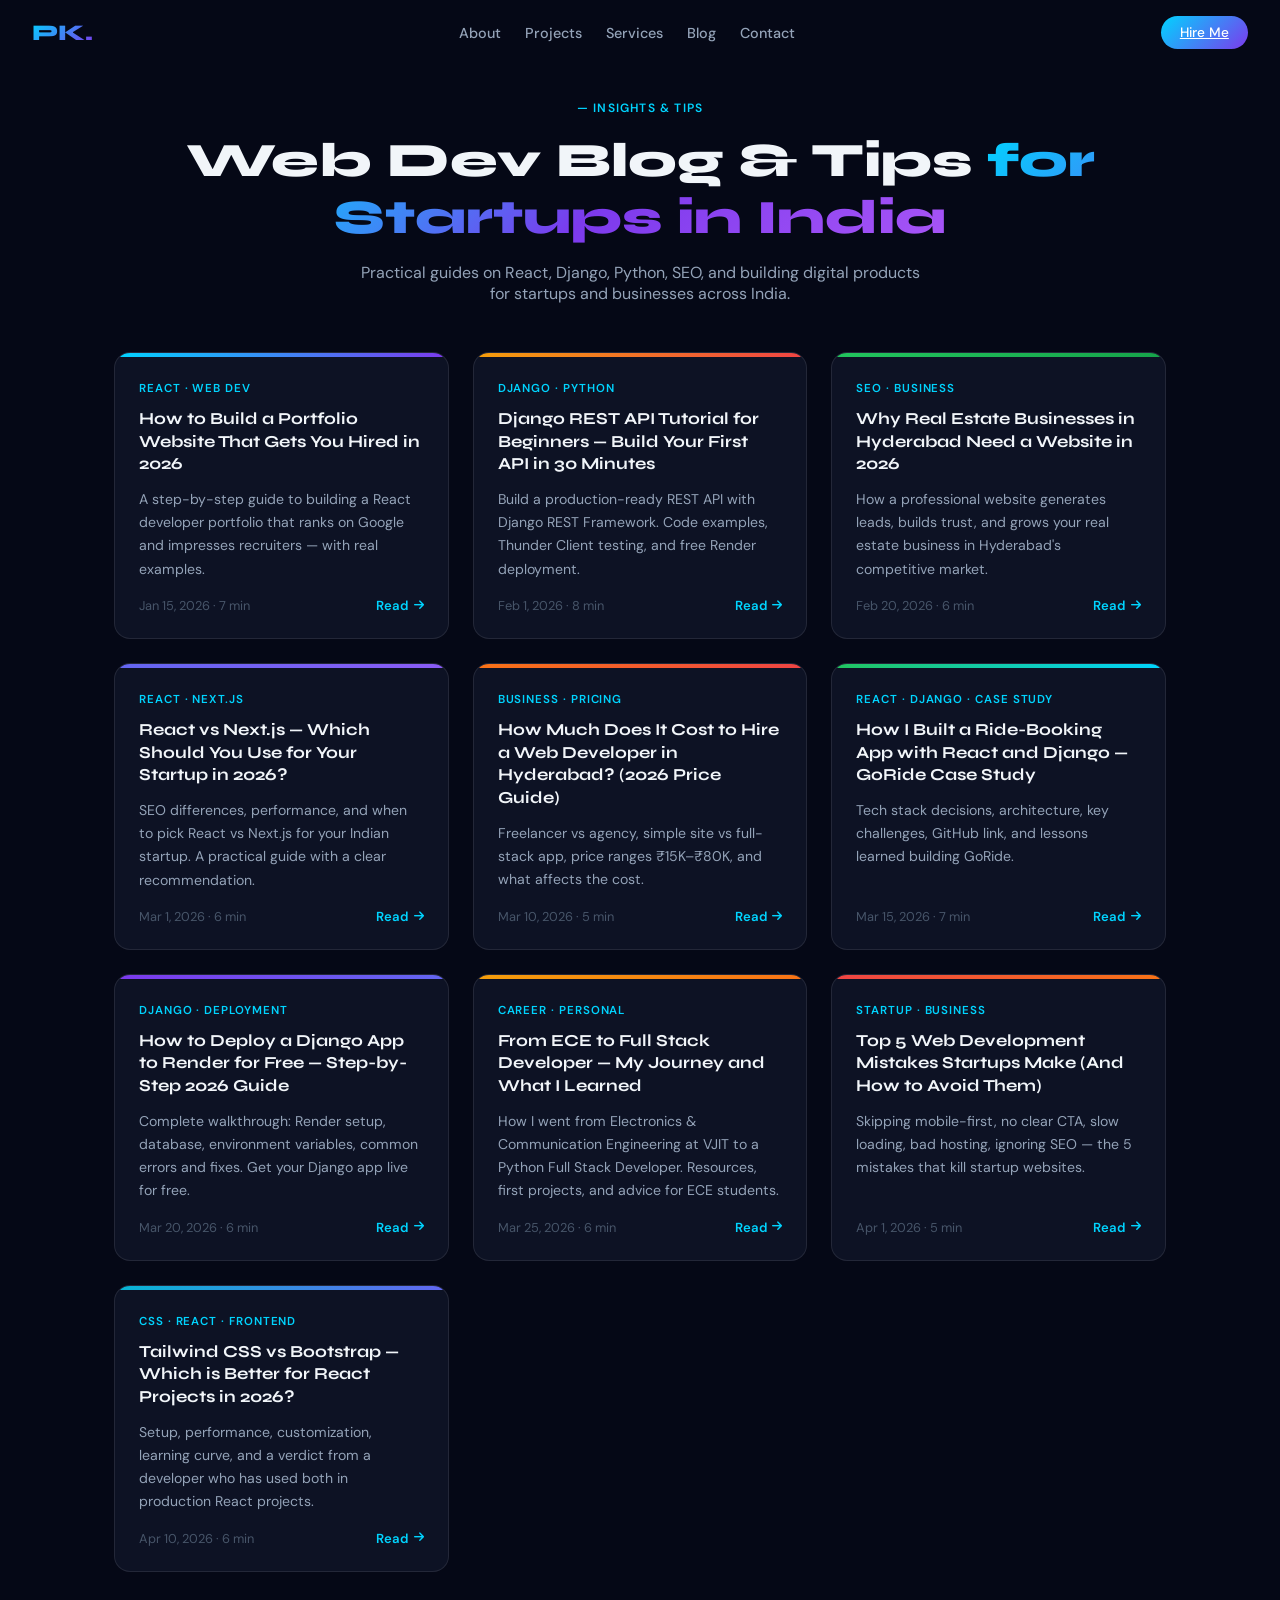
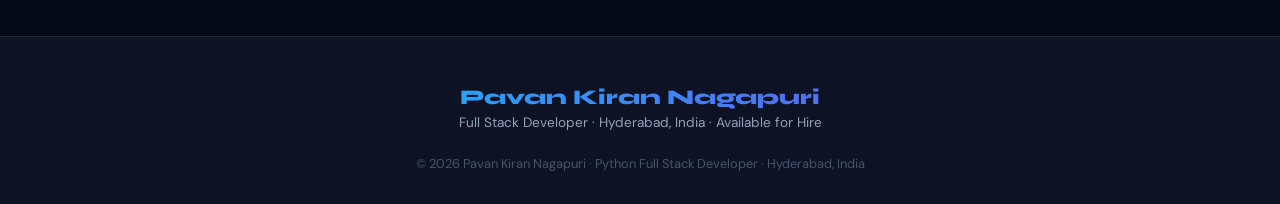
<file: blog/index.html>
<!DOCTYPE html>
<html lang="en">
<head>
  <meta charset="UTF-8" />
  <meta name="viewport" content="width=device-width, initial-scale=1.0" />
  <title>Blog — Web Dev Tips for Startups in India | Pavan Kiran</title>
  <meta name="description" content="Practical guides on React, Django, Python, SEO, and building web products for startups and businesses in India. By Pavan Kiran, Full Stack Developer in Hyderabad." />
  <meta name="robots" content="index, follow" />
  <link rel="canonical" href="https://pavankiran.netlify.app/blog/" />
  <meta property="og:title" content="Blog — Web Dev Tips for Startups in India | Pavan Kiran" />
  <meta property="og:description" content="Practical guides on React, Django, Python, SEO, and building web products for startups in India." />
  <meta property="og:type" content="website" />
  <meta property="og:url" content="https://pavankiran.netlify.app/blog/" />
  <meta property="og:image" content="https://pavankiran.netlify.app/assets/images/Pavan-porfil.webp" />
  <meta name="twitter:card" content="summary_large_image" />
  <link rel="icon" href="/assets/icons/favicon.ico" type="image/x-icon">
  <link rel="preconnect" href="https://fonts.googleapis.com">
  <link rel="preconnect" href="https://fonts.gstatic.com" crossorigin>
  <link href="https://fonts.googleapis.com/css2?family=Syne:wght@400;600;700;800&family=DM+Sans:wght@300;400;500&display=swap" rel="stylesheet">
  <link rel="stylesheet" href="https://cdnjs.cloudflare.com/ajax/libs/font-awesome/6.5.0/css/all.min.css" />
  <link rel="stylesheet" href="/css/style.css">
  <link rel="stylesheet" href="/css/blog.css">
  <style>
    .blog-index { max-width:1100px; margin:0 auto; padding:6rem 1.5rem 4rem; }
    .blog-index-header { text-align:center; margin-bottom:3rem; }
    .blog-index-header .section-tag { font-size:0.75rem; color:var(--c1); letter-spacing:0.1em; text-transform:uppercase; font-weight:600; margin-bottom:1rem; }
    .blog-index-header h1 { font-family:var(--font1); font-size:clamp(2rem,5vw,3rem); font-weight:800; margin-bottom:1rem; }
    .blog-index-header p { color:var(--muted); max-width:560px; margin:0 auto; }
    .blog-index-grid { display:grid; grid-template-columns:repeat(auto-fill,minmax(320px,1fr)); gap:1.5rem; }
    .bi-card { background:var(--card); border:1px solid var(--border); border-radius:16px; overflow:hidden; transition:transform .25s, box-shadow .25s; display:flex; flex-direction:column; }
    .bi-card:hover { transform:translateY(-4px); box-shadow:0 12px 40px rgba(0,0,0,0.3); }
    .bi-accent { height:4px; }
    .bi-body { padding:1.5rem; flex:1; display:flex; flex-direction:column; }
    .bi-tag { font-size:0.72rem; color:var(--c1); letter-spacing:0.08em; text-transform:uppercase; font-weight:600; margin-bottom:0.75rem; }
    .bi-title { font-family:var(--font1); font-size:1.05rem; font-weight:700; line-height:1.35; margin-bottom:0.75rem; }
    .bi-title a { color:var(--text); text-decoration:none; }
    .bi-title a:hover { color:var(--c1); }
    .bi-excerpt { color:var(--muted); font-size:0.88rem; line-height:1.65; margin-bottom:1rem; flex:1; }
    .bi-footer { display:flex; align-items:center; justify-content:space-between; margin-top:auto; }
    .bi-meta { color:var(--subtle); font-size:0.8rem; }
    .bi-link { display:inline-flex; align-items:center; gap:0.35rem; color:var(--c1); font-size:0.82rem; font-weight:600; text-decoration:none; transition:gap .2s; }
    .bi-link:hover { gap:0.6rem; }
    .bi-link i { font-size:0.72rem; }
  </style>
</head>
<body>
  <nav id="navbar">
    <div class="logo" onclick="window.location.href='/'">PK.</div>
    <ul class="nav-links">
      <li><a href="/#about">About</a></li>
      <li><a href="/#projects">Projects</a></li>
      <li><a href="/#services">Services</a></li>
      <li><a href="/blog/">Blog</a></li>
      <li><a href="/#contact">Contact</a></li>
    </ul>
    <div class="nav-right"><a href="/#contact" class="hire-btn">Hire Me</a></div>
  </nav>

  <main class="blog-index">
    <div class="blog-index-header">
      <div class="section-tag">— insights & tips</div>
      <h1>Web Dev Blog &amp; Tips <span class="gradient-text">for Startups in India</span></h1>
      <p>Practical guides on React, Django, Python, SEO, and building digital products for startups and businesses across India.</p>
    </div>

    <div class="blog-index-grid">

      <div class="bi-card">
        <div class="bi-accent" style="background:linear-gradient(90deg,#00d4ff,#7c3aed)"></div>
        <div class="bi-body">
          <div class="bi-tag">React · Web Dev</div>
          <div class="bi-title"><a href="/blog/portfolio-website-that-gets-hired">How to Build a Portfolio Website That Gets You Hired in 2026</a></div>
          <p class="bi-excerpt">A step-by-step guide to building a React developer portfolio that ranks on Google and impresses recruiters — with real examples.</p>
          <div class="bi-footer">
            <span class="bi-meta">Jan 15, 2026 · 7 min</span>
            <a href="/blog/portfolio-website-that-gets-hired" class="bi-link">Read <i class="fas fa-arrow-right"></i></a>
          </div>
        </div>
      </div>

      <div class="bi-card">
        <div class="bi-accent" style="background:linear-gradient(90deg,#f59e0b,#ef4444)"></div>
        <div class="bi-body">
          <div class="bi-tag">Django · Python</div>
          <div class="bi-title"><a href="/blog/django-rest-api-tutorial-beginners">Django REST API Tutorial for Beginners — Build Your First API in 30 Minutes</a></div>
          <p class="bi-excerpt">Build a production-ready REST API with Django REST Framework. Code examples, Thunder Client testing, and free Render deployment.</p>
          <div class="bi-footer">
            <span class="bi-meta">Feb 1, 2026 · 8 min</span>
            <a href="/blog/django-rest-api-tutorial-beginners" class="bi-link">Read <i class="fas fa-arrow-right"></i></a>
          </div>
        </div>
      </div>

      <div class="bi-card">
        <div class="bi-accent" style="background:linear-gradient(90deg,#22c55e,#16a34a)"></div>
        <div class="bi-body">
          <div class="bi-tag">SEO · Business</div>
          <div class="bi-title"><a href="/blog/real-estate-business-website-hyderabad">Why Real Estate Businesses in Hyderabad Need a Website in 2026</a></div>
          <p class="bi-excerpt">How a professional website generates leads, builds trust, and grows your real estate business in Hyderabad's competitive market.</p>
          <div class="bi-footer">
            <span class="bi-meta">Feb 20, 2026 · 6 min</span>
            <a href="/blog/real-estate-business-website-hyderabad" class="bi-link">Read <i class="fas fa-arrow-right"></i></a>
          </div>
        </div>
      </div>

      <div class="bi-card">
        <div class="bi-accent" style="background:linear-gradient(90deg,#6366f1,#8b5cf6)"></div>
        <div class="bi-body">
          <div class="bi-tag">React · Next.js</div>
          <div class="bi-title"><a href="/blog/react-vs-nextjs-startup-2026">React vs Next.js — Which Should You Use for Your Startup in 2026?</a></div>
          <p class="bi-excerpt">SEO differences, performance, and when to pick React vs Next.js for your Indian startup. A practical guide with a clear recommendation.</p>
          <div class="bi-footer">
            <span class="bi-meta">Mar 1, 2026 · 6 min</span>
            <a href="/blog/react-vs-nextjs-startup-2026" class="bi-link">Read <i class="fas fa-arrow-right"></i></a>
          </div>
        </div>
      </div>

      <div class="bi-card">
        <div class="bi-accent" style="background:linear-gradient(90deg,#f97316,#ef4444)"></div>
        <div class="bi-body">
          <div class="bi-tag">Business · Pricing</div>
          <div class="bi-title"><a href="/blog/web-developer-cost-hyderabad">How Much Does It Cost to Hire a Web Developer in Hyderabad? (2026 Price Guide)</a></div>
          <p class="bi-excerpt">Freelancer vs agency, simple site vs full-stack app, price ranges ₹15K–₹80K, and what affects the cost.</p>
          <div class="bi-footer">
            <span class="bi-meta">Mar 10, 2026 · 5 min</span>
            <a href="/blog/web-developer-cost-hyderabad" class="bi-link">Read <i class="fas fa-arrow-right"></i></a>
          </div>
        </div>
      </div>

      <div class="bi-card">
        <div class="bi-accent" style="background:linear-gradient(90deg,#22c55e,#00d4ff)"></div>
        <div class="bi-body">
          <div class="bi-tag">React · Django · Case Study</div>
          <div class="bi-title"><a href="/blog/goride-react-django-case-study">How I Built a Ride-Booking App with React and Django — GoRide Case Study</a></div>
          <p class="bi-excerpt">Tech stack decisions, architecture, key challenges, GitHub link, and lessons learned building GoRide.</p>
          <div class="bi-footer">
            <span class="bi-meta">Mar 15, 2026 · 7 min</span>
            <a href="/blog/goride-react-django-case-study" class="bi-link">Read <i class="fas fa-arrow-right"></i></a>
          </div>
        </div>
      </div>

      <div class="bi-card">
        <div class="bi-accent" style="background:linear-gradient(90deg,#7c3aed,#6366f1)"></div>
        <div class="bi-body">
          <div class="bi-tag">Django · Deployment</div>
          <div class="bi-title"><a href="/blog/deploy-django-render-free-2026">How to Deploy a Django App to Render for Free — Step-by-Step 2026 Guide</a></div>
          <p class="bi-excerpt">Complete walkthrough: Render setup, database, environment variables, common errors and fixes. Get your Django app live for free.</p>
          <div class="bi-footer">
            <span class="bi-meta">Mar 20, 2026 · 6 min</span>
            <a href="/blog/deploy-django-render-free-2026" class="bi-link">Read <i class="fas fa-arrow-right"></i></a>
          </div>
        </div>
      </div>

      <div class="bi-card">
        <div class="bi-accent" style="background:linear-gradient(90deg,#f59e0b,#f97316)"></div>
        <div class="bi-body">
          <div class="bi-tag">Career · Personal</div>
          <div class="bi-title"><a href="/blog/ece-to-full-stack-developer-journey">From ECE to Full Stack Developer — My Journey and What I Learned</a></div>
          <p class="bi-excerpt">How I went from Electronics &amp; Communication Engineering at VJIT to a Python Full Stack Developer. Resources, first projects, and advice for ECE students.</p>
          <div class="bi-footer">
            <span class="bi-meta">Mar 25, 2026 · 6 min</span>
            <a href="/blog/ece-to-full-stack-developer-journey" class="bi-link">Read <i class="fas fa-arrow-right"></i></a>
          </div>
        </div>
      </div>

      <div class="bi-card">
        <div class="bi-accent" style="background:linear-gradient(90deg,#ef4444,#f97316)"></div>
        <div class="bi-body">
          <div class="bi-tag">Startup · Business</div>
          <div class="bi-title"><a href="/blog/web-development-mistakes-startups-hyderabad">Top 5 Web Development Mistakes Startups Make (And How to Avoid Them)</a></div>
          <p class="bi-excerpt">Skipping mobile-first, no clear CTA, slow loading, bad hosting, ignoring SEO — the 5 mistakes that kill startup websites.</p>
          <div class="bi-footer">
            <span class="bi-meta">Apr 1, 2026 · 5 min</span>
            <a href="/blog/web-development-mistakes-startups-hyderabad" class="bi-link">Read <i class="fas fa-arrow-right"></i></a>
          </div>
        </div>
      </div>

      <div class="bi-card">
        <div class="bi-accent" style="background:linear-gradient(90deg,#06b6d4,#6366f1)"></div>
        <div class="bi-body">
          <div class="bi-tag">CSS · React · Frontend</div>
          <div class="bi-title"><a href="/blog/tailwind-css-vs-bootstrap-react-2026">Tailwind CSS vs Bootstrap — Which is Better for React Projects in 2026?</a></div>
          <p class="bi-excerpt">Setup, performance, customization, learning curve, and a verdict from a developer who has used both in production React projects.</p>
          <div class="bi-footer">
            <span class="bi-meta">Apr 10, 2026 · 6 min</span>
            <a href="/blog/tailwind-css-vs-bootstrap-react-2026" class="bi-link">Read <i class="fas fa-arrow-right"></i></a>
          </div>
        </div>
      </div>

    </div>
  </main>

  <footer role="contentinfo">
    <div class="footer-name">Pavan Kiran Nagapuri</div>
    <div class="footer-role">Full Stack Developer · Hyderabad, India · Available for Hire</div>
    <div class="copyright">&copy; 2026 Pavan Kiran Nagapuri · Python Full Stack Developer · Hyderabad, India</div>
  </footer>
  <script>
    const nav = document.getElementById('navbar');
    window.addEventListener('scroll', () => nav.classList.toggle('scrolled', window.scrollY > 80));
  </script>
</body>
</html>
</file>
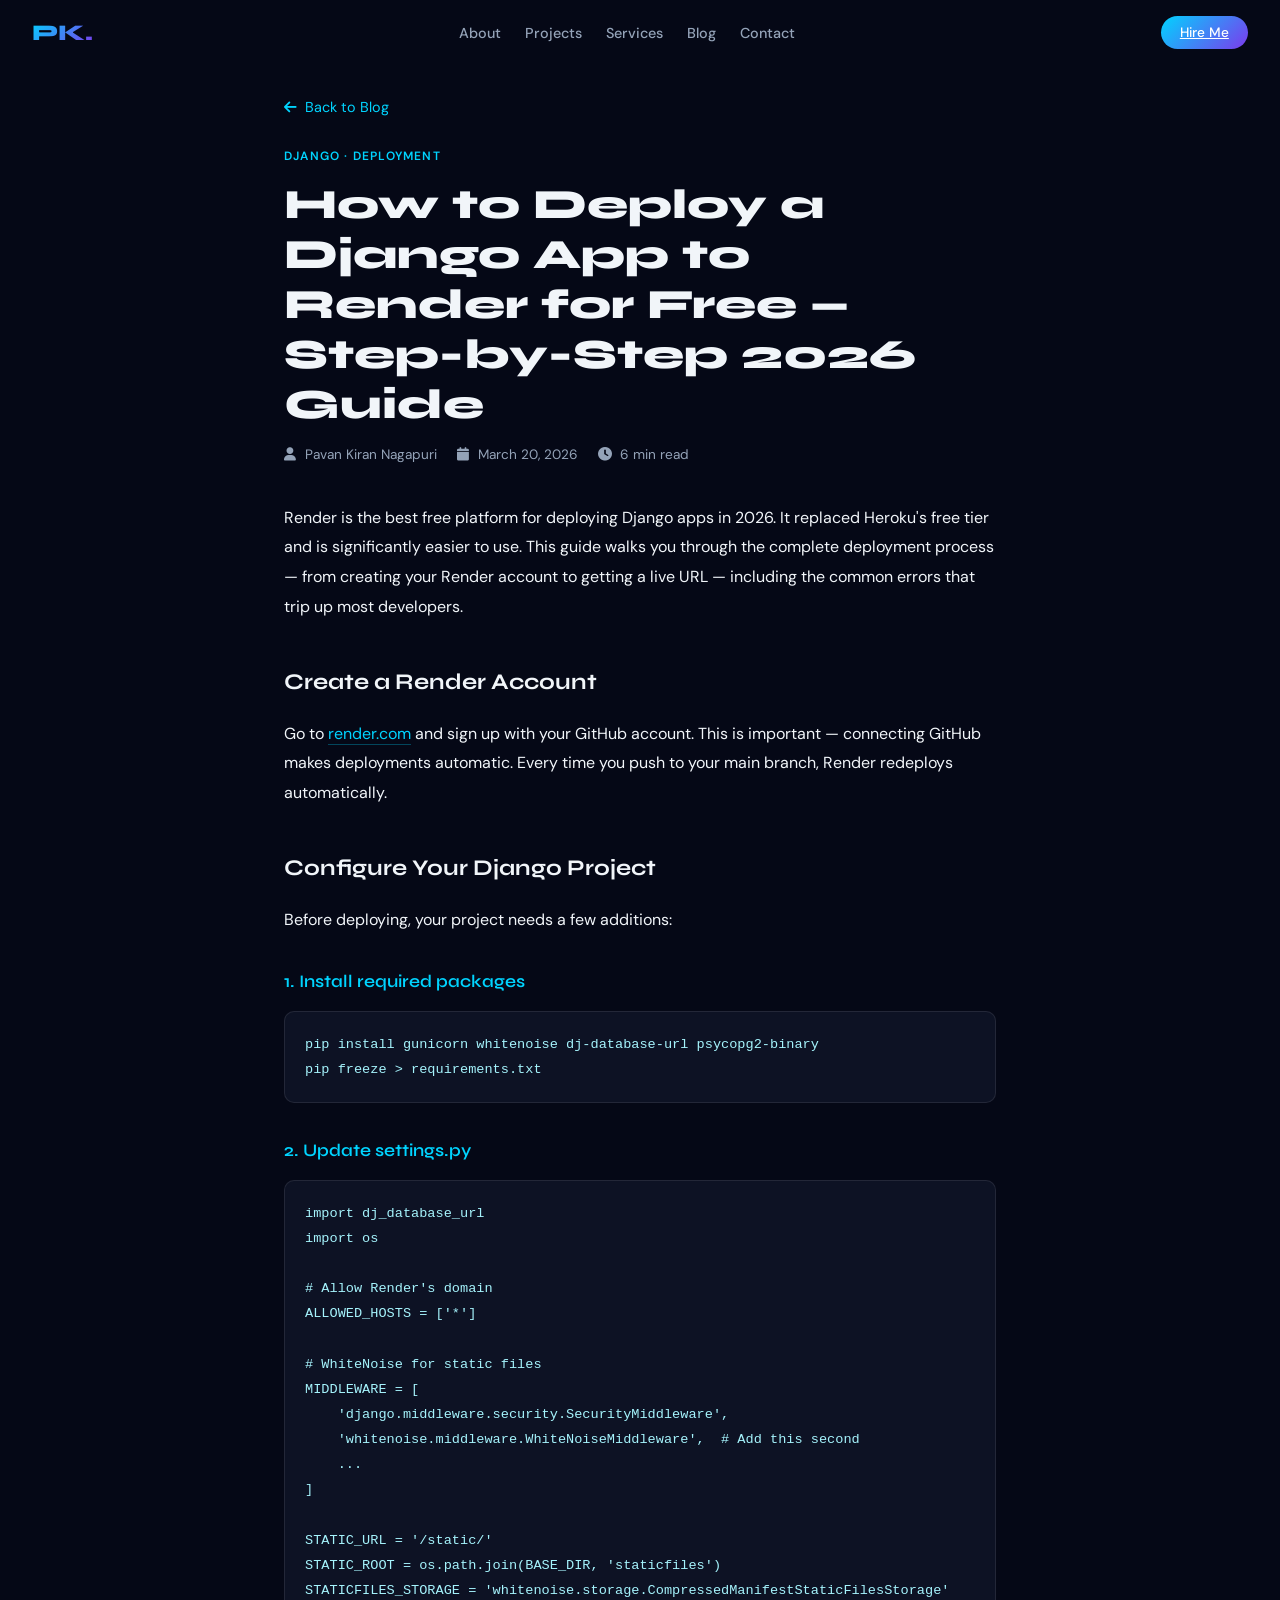
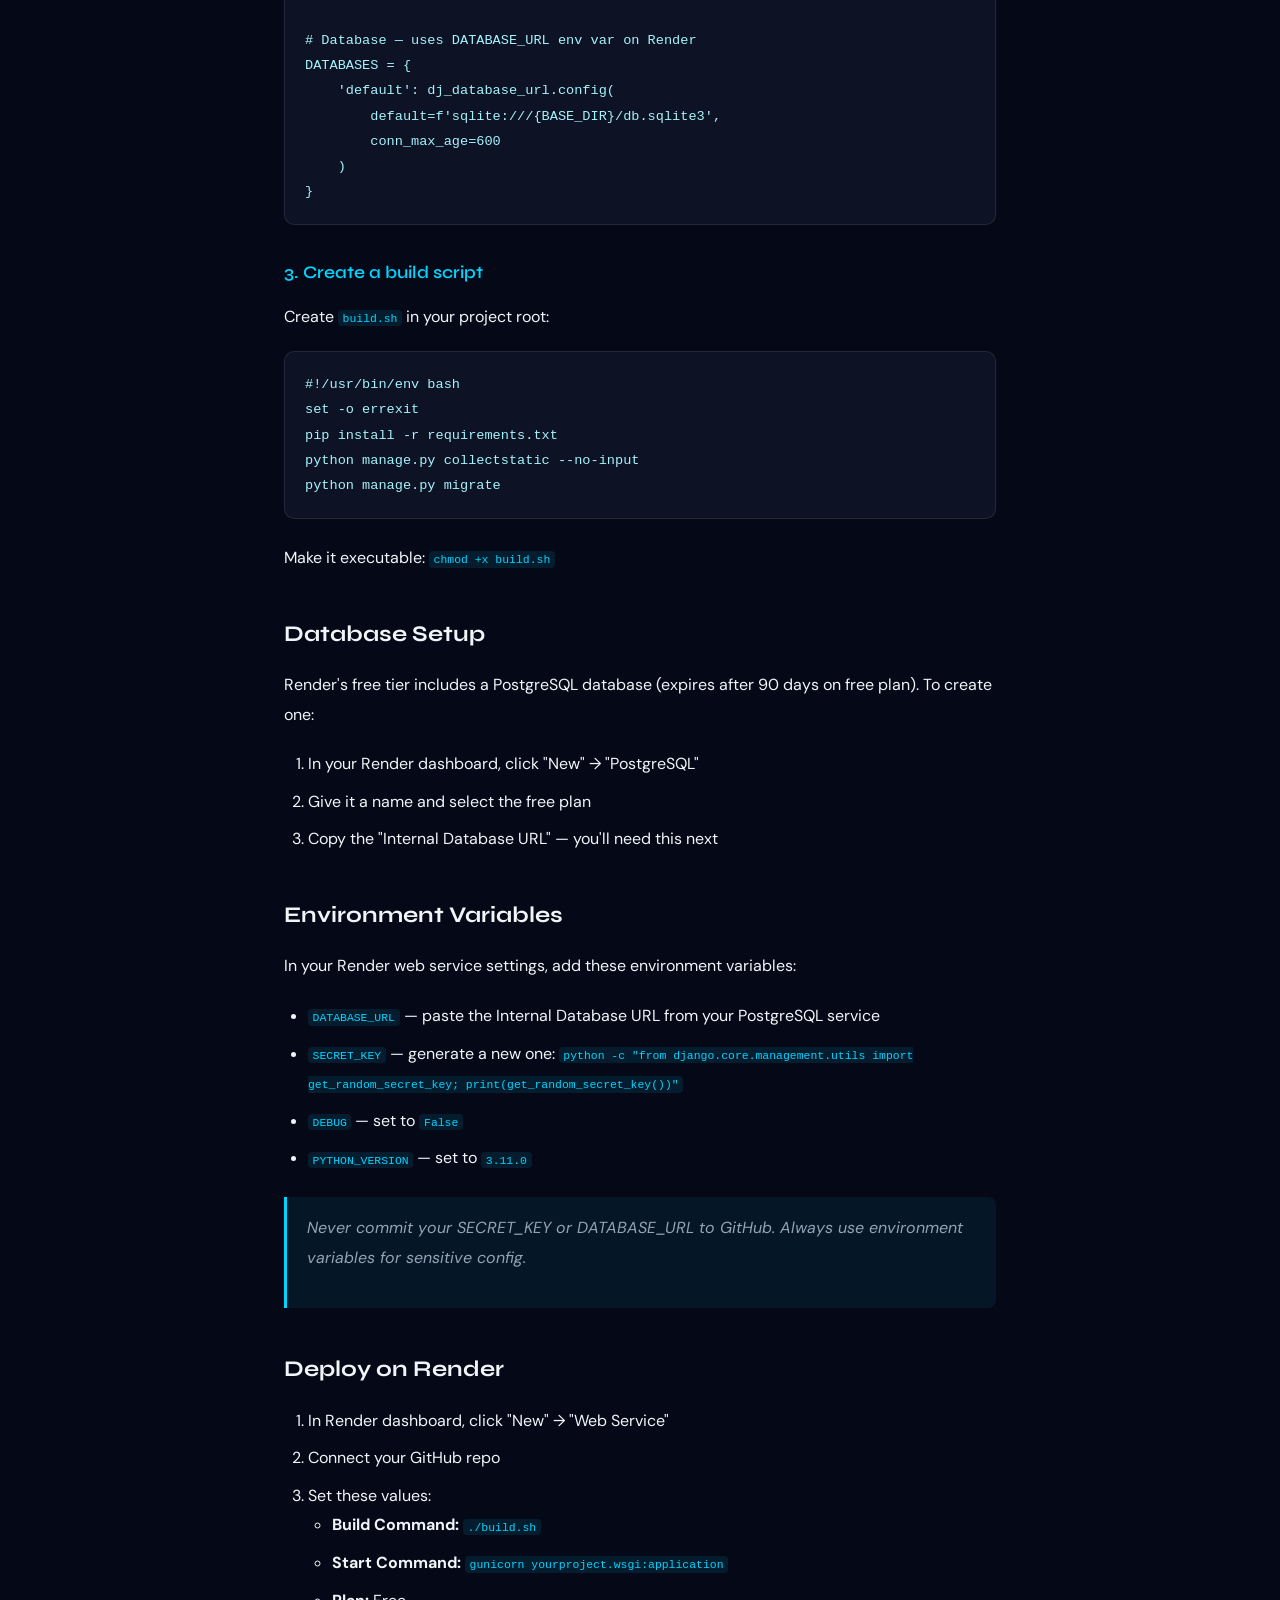
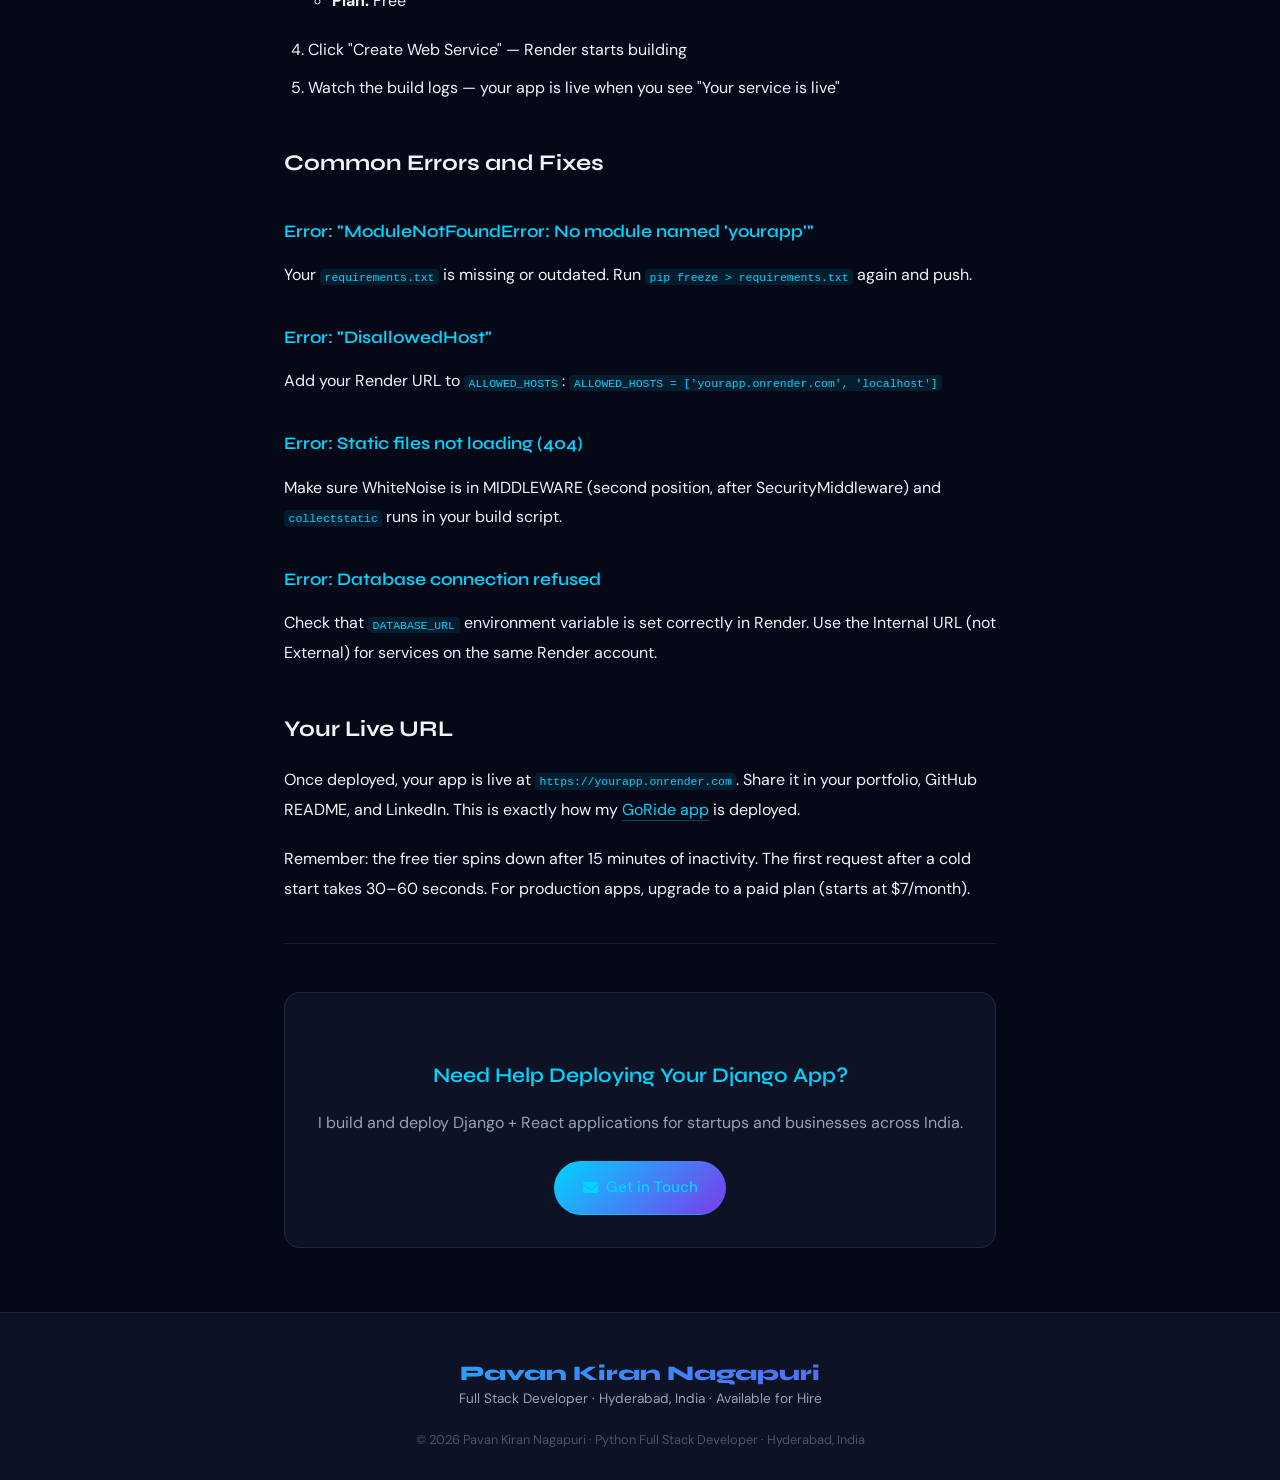
<file: blog/deploy-django-render-free-2026.html>
<!DOCTYPE html>
<html lang="en">
<head>
  <meta charset="UTF-8" />
  <meta name="viewport" content="width=device-width, initial-scale=1.0" />
  <title>How to Deploy a Django App to Render for Free — Step-by-Step 2026 Guide | Pavan Kiran</title>
  <meta name="description" content="Step-by-step guide to deploying a Django app to Render for free in 2026. Account setup, configuration, database, environment variables, common errors and fixes." />
  <meta name="author" content="Pavan Kiran Nagapuri" />
  <meta name="robots" content="index, follow" />
  <link rel="canonical" href="https://pavankiran.netlify.app/blog/deploy-django-render-free-2026" />
  <meta property="og:title" content="How to Deploy a Django App to Render for Free — Step-by-Step 2026 Guide" />
  <meta property="og:description" content="Step-by-step: deploy Django to Render free tier in 2026. Database, env vars, common errors and fixes." />
  <meta property="og:type" content="article" />
  <meta property="og:url" content="https://pavankiran.netlify.app/blog/deploy-django-render-free-2026" />
  <meta property="og:image" content="https://pavankiran.netlify.app/assets/images/Pavan-porfil.webp" />
  <meta name="twitter:card" content="summary_large_image" />
  <meta name="twitter:title" content="Deploy Django to Render Free — 2026 Step-by-Step Guide" />
  <meta name="twitter:image" content="https://pavankiran.netlify.app/assets/images/Pavan-porfil.webp" />
  <script type="application/ld+json">
  {
    "@context": "https://schema.org",
    "@type": "BlogPosting",
    "headline": "How to Deploy a Django App to Render for Free — Step-by-Step 2026 Guide",
    "description": "Step-by-step guide to deploying a Django app to Render for free in 2026.",
    "image": "https://pavankiran.netlify.app/assets/images/Pavan-porfil.webp",
    "author": { "@type": "Person", "name": "Pavan Kiran Nagapuri", "url": "https://pavankiran.netlify.app/" },
    "publisher": { "@type": "Person", "name": "Pavan Kiran Nagapuri", "url": "https://pavankiran.netlify.app/" },
    "datePublished": "2026-03-20",
    "dateModified": "2026-04-17",
    "mainEntityOfPage": { "@type": "WebPage", "@id": "https://pavankiran.netlify.app/blog/deploy-django-render-free-2026" },
    "keywords": "deploy django render free 2026, netlify render deployment react django guide, django deployment tutorial"
  }
  </script>
  <script type="application/ld+json">
  {
    "@context": "https://schema.org",
    "@type": "BreadcrumbList",
    "itemListElement": [
      { "@type": "ListItem", "position": 1, "name": "Home", "item": "https://pavankiran.netlify.app/" },
      { "@type": "ListItem", "position": 2, "name": "Blog", "item": "https://pavankiran.netlify.app/#blog" },
      { "@type": "ListItem", "position": 3, "name": "Deploy Django to Render Free — 2026 Guide", "item": "https://pavankiran.netlify.app/blog/deploy-django-render-free-2026" }
    ]
  }
  </script>
  <link rel="icon" href="/assets/icons/favicon.ico" type="image/x-icon">
  <link rel="preconnect" href="https://fonts.googleapis.com">
  <link rel="preconnect" href="https://fonts.gstatic.com" crossorigin>
  <link href="https://fonts.googleapis.com/css2?family=Syne:wght@400;600;700;800&family=DM+Sans:wght@300;400;500&display=swap" rel="stylesheet">
  <link rel="stylesheet" href="https://cdnjs.cloudflare.com/ajax/libs/font-awesome/6.5.0/css/all.min.css" />
  <link rel="stylesheet" href="/css/style.css">
  <link rel="stylesheet" href="/css/blog.css">
</head>
<body>
  <nav id="navbar">
    <div class="logo" onclick="window.location.href='/'">PK.</div>
    <ul class="nav-links">
      <li><a href="/#about">About</a></li>
      <li><a href="/#projects">Projects</a></li>
      <li><a href="/#services">Services</a></li>
      <li><a href="/#blog">Blog</a></li>
      <li><a href="/#contact">Contact</a></li>
    </ul>
    <div class="nav-right"><a href="/#contact" class="hire-btn">Hire Me</a></div>
  </nav>

  <main class="blog-page">
    <a href="/#blog" class="back-link"><i class="fas fa-arrow-left"></i> Back to Blog</a>
    <div class="post-tag">Django · Deployment</div>
    <h1>How to Deploy a Django App to Render for Free — Step-by-Step 2026 Guide</h1>
    <div class="post-meta">
      <span><i class="fas fa-user"></i> Pavan Kiran Nagapuri</span>
      <span><i class="fas fa-calendar"></i> March 20, 2026</span>
      <span><i class="fas fa-clock"></i> 6 min read</span>
    </div>

    <div class="post-body">
      <p>Render is the best free platform for deploying Django apps in 2026. It replaced Heroku's free tier and is significantly easier to use. This guide walks you through the complete deployment process — from creating your Render account to getting a live URL — including the common errors that trip up most developers.</p>

      <h2>Create a Render Account</h2>
      <p>Go to <a href="https://render.com" target="_blank" rel="noopener noreferrer">render.com</a> and sign up with your GitHub account. This is important — connecting GitHub makes deployments automatic. Every time you push to your main branch, Render redeploys automatically.</p>

      <h2>Configure Your Django Project</h2>
      <p>Before deploying, your project needs a few additions:</p>

      <h3>1. Install required packages</h3>
      <pre><code>pip install gunicorn whitenoise dj-database-url psycopg2-binary
pip freeze > requirements.txt</code></pre>

      <h3>2. Update settings.py</h3>
      <pre><code>import dj_database_url
import os

# Allow Render's domain
ALLOWED_HOSTS = ['*']

# WhiteNoise for static files
MIDDLEWARE = [
    'django.middleware.security.SecurityMiddleware',
    'whitenoise.middleware.WhiteNoiseMiddleware',  # Add this second
    ...
]

STATIC_URL = '/static/'
STATIC_ROOT = os.path.join(BASE_DIR, 'staticfiles')
STATICFILES_STORAGE = 'whitenoise.storage.CompressedManifestStaticFilesStorage'

# Database — uses DATABASE_URL env var on Render
DATABASES = {
    'default': dj_database_url.config(
        default=f'sqlite:///{BASE_DIR}/db.sqlite3',
        conn_max_age=600
    )
}</code></pre>

      <h3>3. Create a build script</h3>
      <p>Create <code>build.sh</code> in your project root:</p>
      <pre><code>#!/usr/bin/env bash
set -o errexit
pip install -r requirements.txt
python manage.py collectstatic --no-input
python manage.py migrate</code></pre>
      <p>Make it executable: <code>chmod +x build.sh</code></p>

      <h2>Database Setup</h2>
      <p>Render's free tier includes a PostgreSQL database (expires after 90 days on free plan). To create one:</p>
      <ol>
        <li>In your Render dashboard, click "New" → "PostgreSQL"</li>
        <li>Give it a name and select the free plan</li>
        <li>Copy the "Internal Database URL" — you'll need this next</li>
      </ol>

      <h2>Environment Variables</h2>
      <p>In your Render web service settings, add these environment variables:</p>
      <ul>
        <li><code>DATABASE_URL</code> — paste the Internal Database URL from your PostgreSQL service</li>
        <li><code>SECRET_KEY</code> — generate a new one: <code>python -c "from django.core.management.utils import get_random_secret_key; print(get_random_secret_key())"</code></li>
        <li><code>DEBUG</code> — set to <code>False</code></li>
        <li><code>PYTHON_VERSION</code> — set to <code>3.11.0</code></li>
      </ul>
      <div class="callout"><p>Never commit your SECRET_KEY or DATABASE_URL to GitHub. Always use environment variables for sensitive config.</p></div>

      <h2>Deploy on Render</h2>
      <ol>
        <li>In Render dashboard, click "New" → "Web Service"</li>
        <li>Connect your GitHub repo</li>
        <li>Set these values:
          <ul>
            <li><strong>Build Command:</strong> <code>./build.sh</code></li>
            <li><strong>Start Command:</strong> <code>gunicorn yourproject.wsgi:application</code></li>
            <li><strong>Plan:</strong> Free</li>
          </ul>
        </li>
        <li>Click "Create Web Service" — Render starts building</li>
        <li>Watch the build logs — your app is live when you see "Your service is live"</li>
      </ol>

      <h2>Common Errors and Fixes</h2>

      <h3>Error: "ModuleNotFoundError: No module named 'yourapp'"</h3>
      <p>Your <code>requirements.txt</code> is missing or outdated. Run <code>pip freeze > requirements.txt</code> again and push.</p>

      <h3>Error: "DisallowedHost"</h3>
      <p>Add your Render URL to <code>ALLOWED_HOSTS</code>: <code>ALLOWED_HOSTS = ['yourapp.onrender.com', 'localhost']</code></p>

      <h3>Error: Static files not loading (404)</h3>
      <p>Make sure WhiteNoise is in MIDDLEWARE (second position, after SecurityMiddleware) and <code>collectstatic</code> runs in your build script.</p>

      <h3>Error: Database connection refused</h3>
      <p>Check that <code>DATABASE_URL</code> environment variable is set correctly in Render. Use the Internal URL (not External) for services on the same Render account.</p>

      <h2>Your Live URL</h2>
      <p>Once deployed, your app is live at <code>https://yourapp.onrender.com</code>. Share it in your portfolio, GitHub README, and LinkedIn. This is exactly how my <a href="https://goride-0ydm.onrender.com/" target="_blank" rel="noopener noreferrer">GoRide app</a> is deployed.</p>
      <p>Remember: the free tier spins down after 15 minutes of inactivity. The first request after a cold start takes 30–60 seconds. For production apps, upgrade to a paid plan (starts at $7/month).</p>

      <hr class="blog-divider">
      <div class="cta-box">
        <h3>Need Help Deploying Your Django App?</h3>
        <p>I build and deploy Django + React applications for startups and businesses across India.</p>
        <a href="/#contact" class="btn-primary"><i class="fas fa-envelope"></i> Get in Touch</a>
      </div>
    </div>
  </main>

  <footer role="contentinfo">
    <div class="footer-name">Pavan Kiran Nagapuri</div>
    <div class="footer-role">Full Stack Developer · Hyderabad, India · Available for Hire</div>
    <div class="copyright">&copy; 2026 Pavan Kiran Nagapuri · Python Full Stack Developer · Hyderabad, India</div>
  </footer>
  <script>
    const nav = document.getElementById('navbar');
    window.addEventListener('scroll', () => nav.classList.toggle('scrolled', window.scrollY > 80));
  </script>
</body>
</html>
</file>
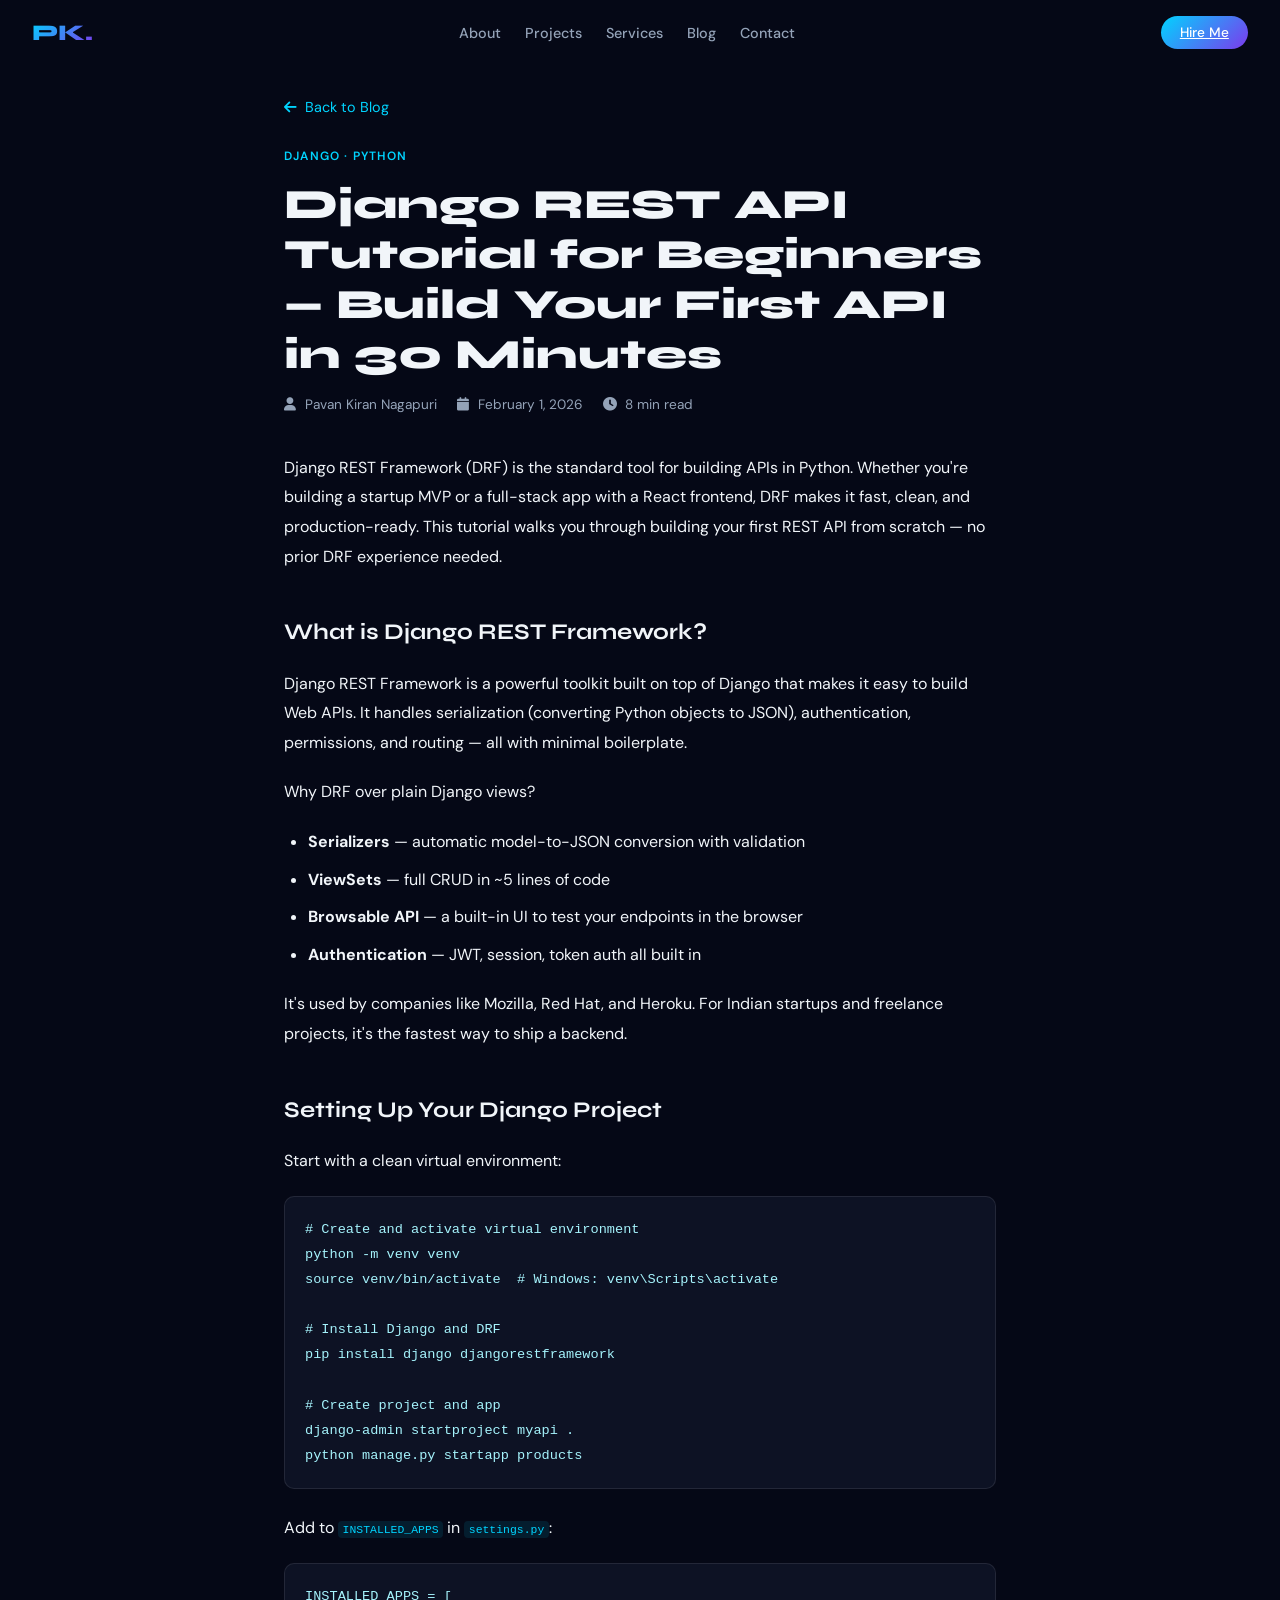
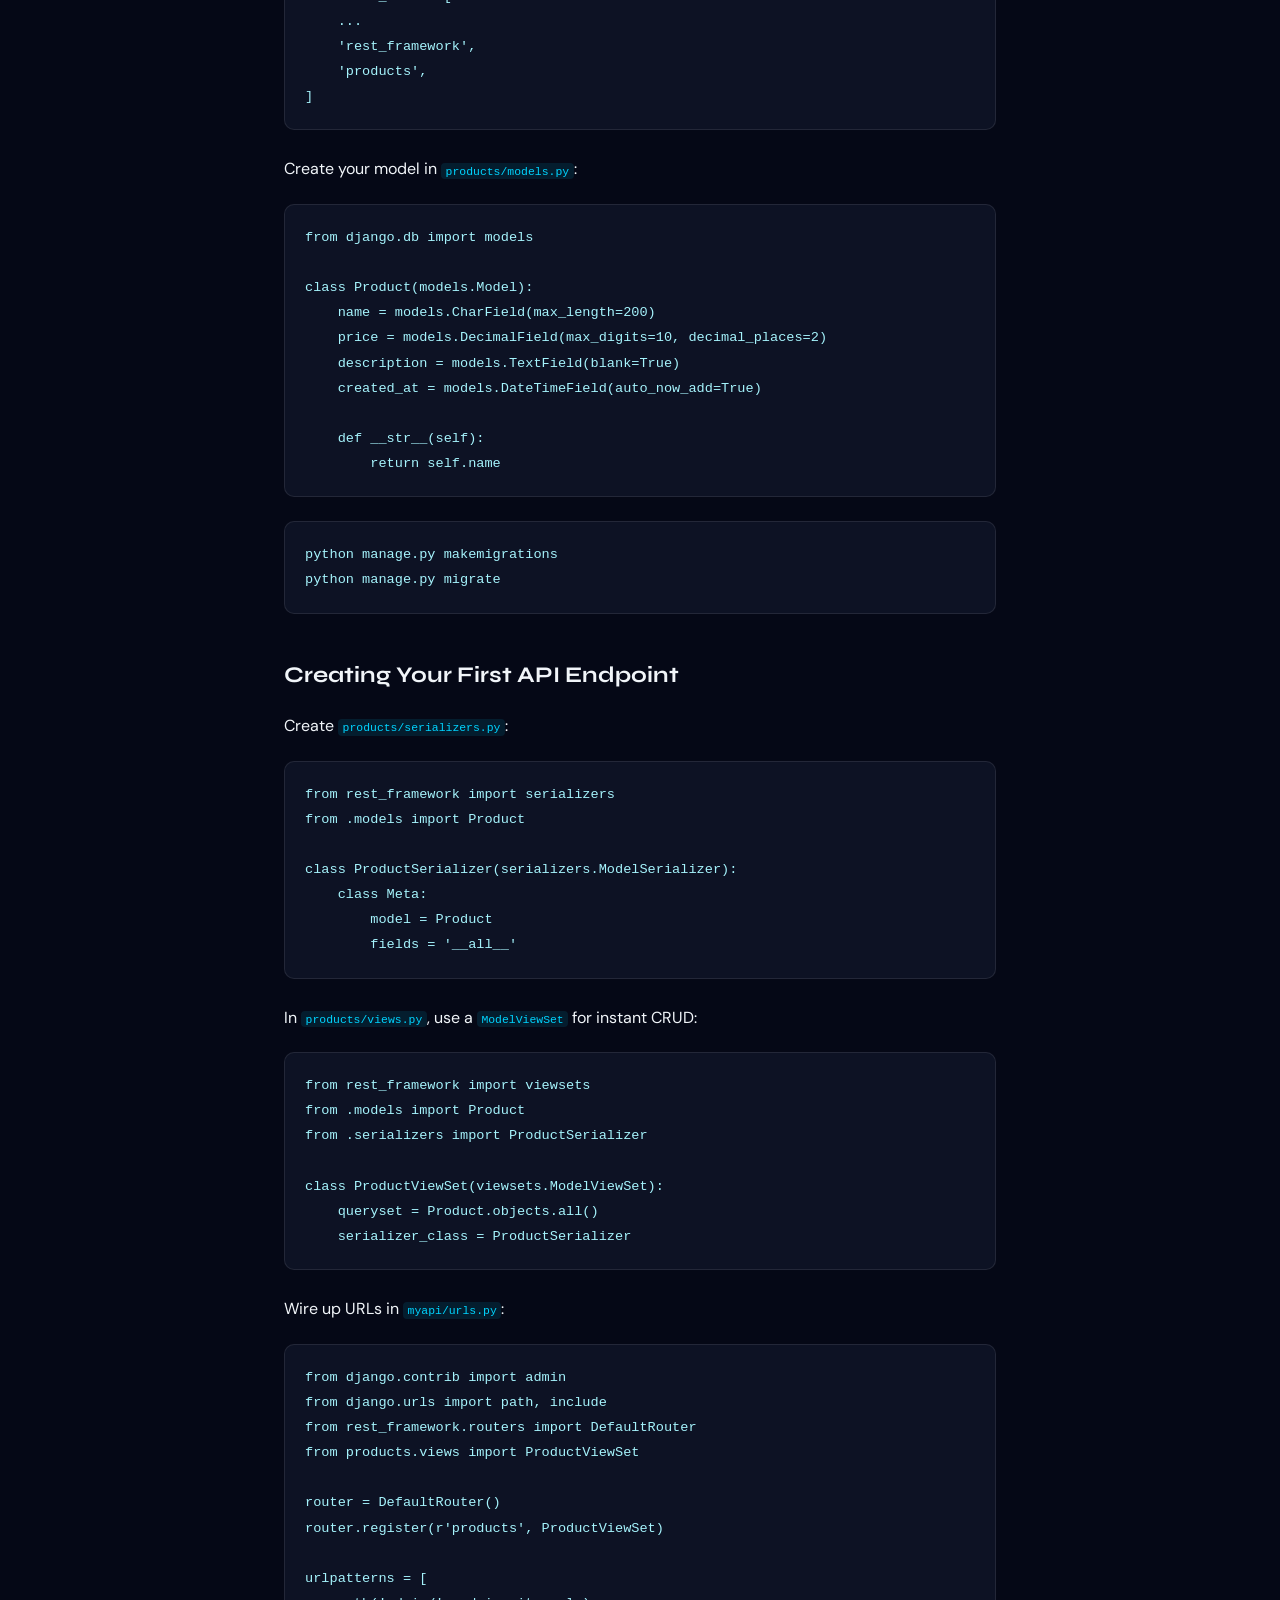
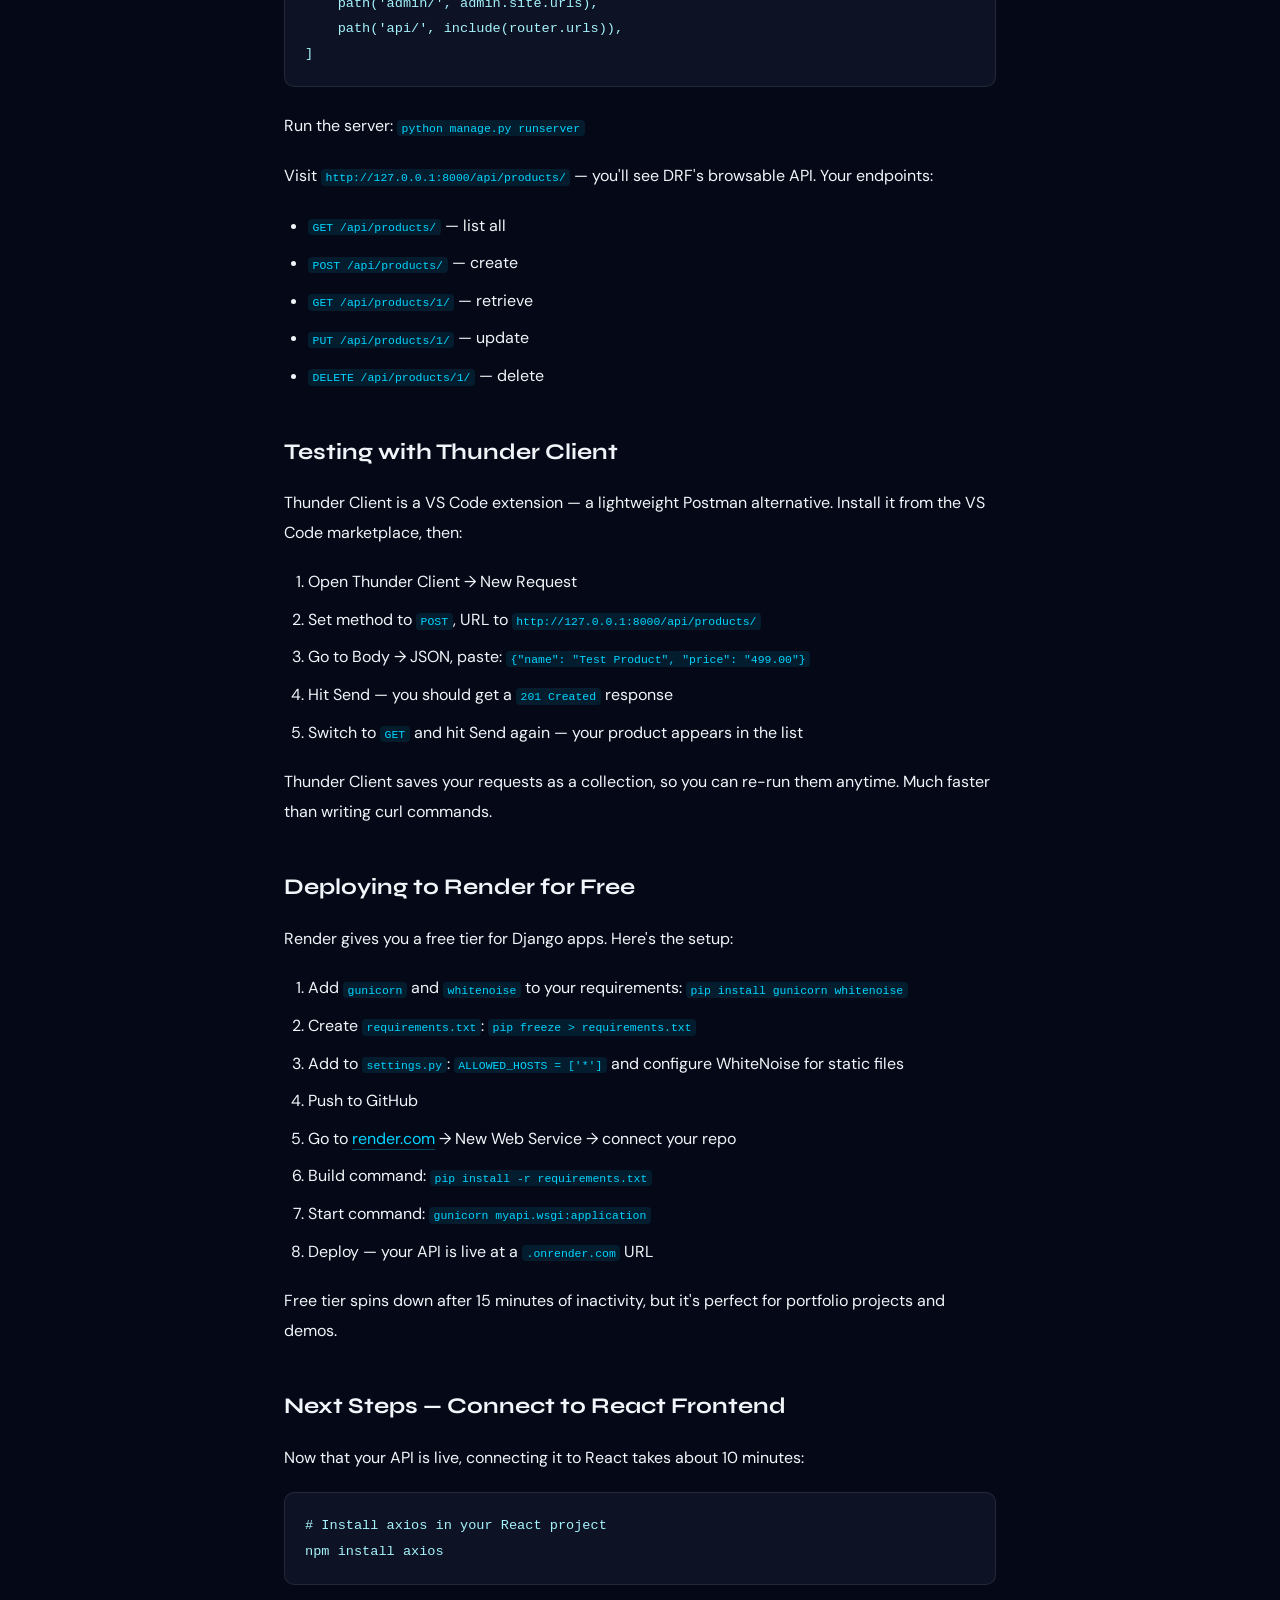
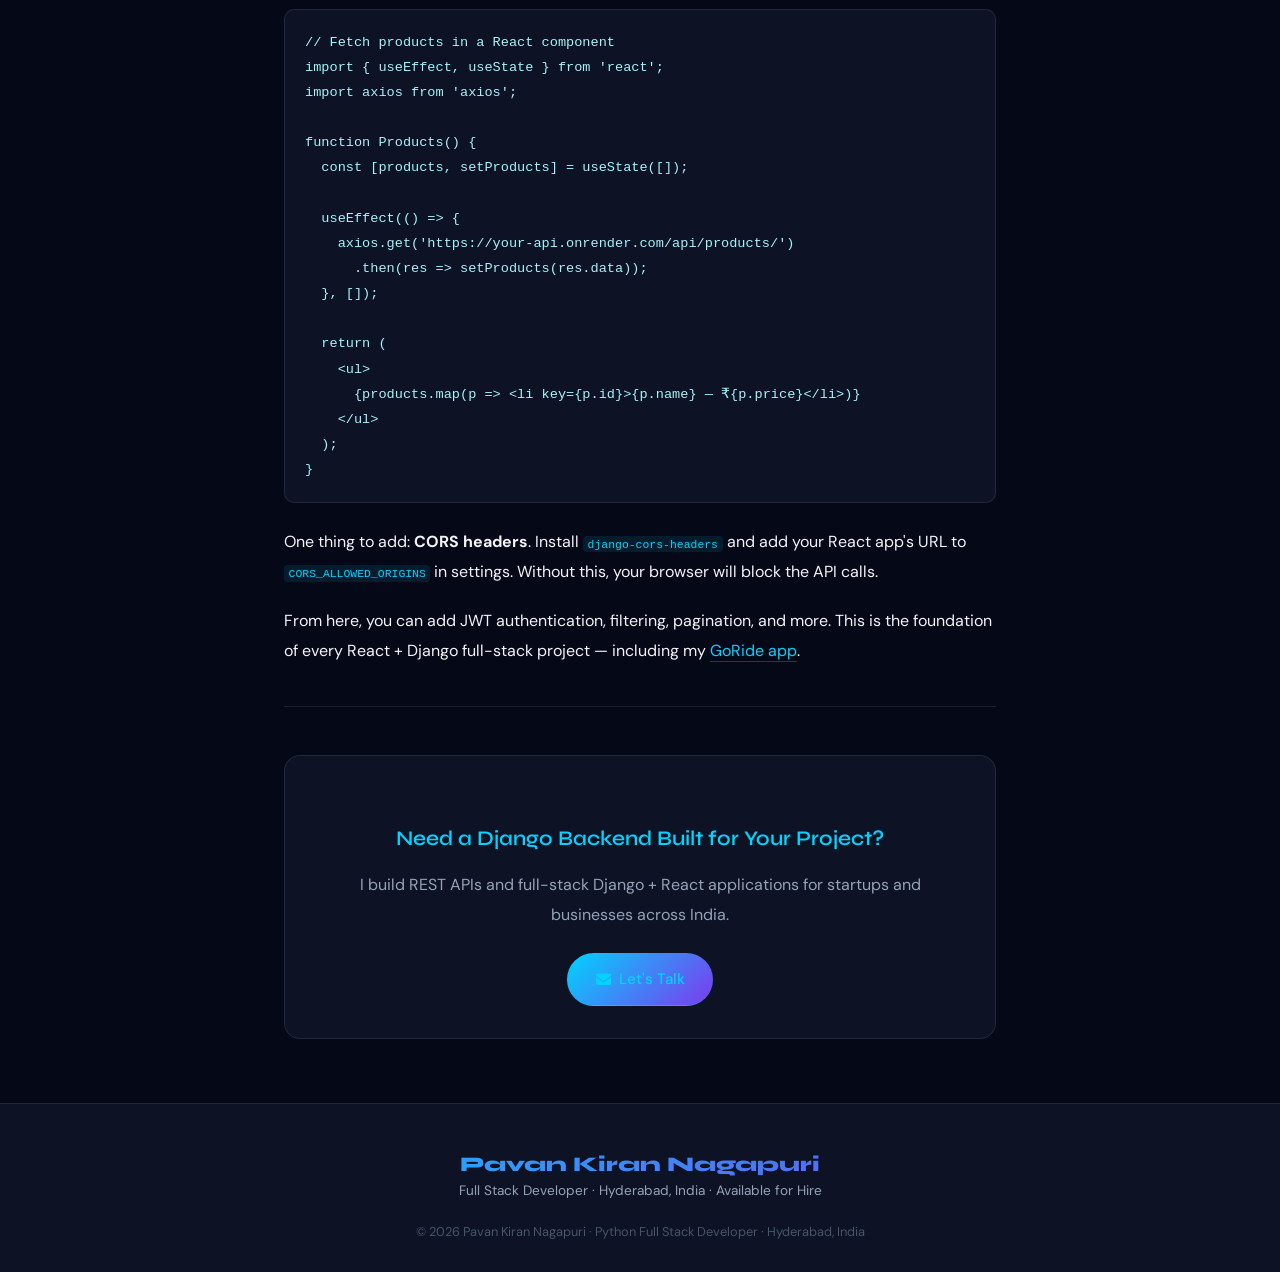
<file: blog/django-rest-api-tutorial-beginners.html>
<!DOCTYPE html>
<html lang="en">
<head>
  <meta charset="UTF-8" />
  <meta name="viewport" content="width=device-width, initial-scale=1.0" />
  <title>Django REST API Tutorial for Beginners — Build Your First API in 30 Minutes | Pavan Kiran</title>
  <meta name="description" content="Learn Django REST Framework from scratch. Build your first REST API in 30 minutes with code examples, Thunder Client testing, and free Render deployment." />
  <meta name="author" content="Pavan Kiran Nagapuri" />
  <meta name="robots" content="index, follow" />
  <link rel="canonical" href="https://pavankiran.netlify.app/blog/django-rest-api-tutorial-beginners" />
  <meta property="og:title" content="Django REST API Tutorial for Beginners — Build Your First API in 30 Minutes" />
  <meta property="og:description" content="Build a production-ready REST API with Django REST Framework. Code examples, Thunder Client testing, free Render deployment." />
  <meta property="og:type" content="article" />
  <meta property="og:url" content="https://pavankiran.netlify.app/blog/django-rest-api-tutorial-beginners" />
  <meta property="og:image" content="https://pavankiran.netlify.app/assets/images/Pavan-porfil.webp" />
  <meta name="twitter:card" content="summary_large_image" />
  <meta name="twitter:title" content="Django REST API Tutorial for Beginners" />
  <meta name="twitter:image" content="https://pavankiran.netlify.app/assets/images/Pavan-porfil.webp" />
  <script type="application/ld+json">
  {
    "@context": "https://schema.org",
    "@type": "BlogPosting",
    "headline": "Django REST API Tutorial for Beginners — Build Your First API in 30 Minutes",
    "description": "Learn how to build a production-ready REST API with Django REST Framework. Code examples, Thunder Client testing, and free Render deployment.",
    "image": "https://pavankiran.netlify.app/assets/images/Pavan-porfil.webp",
    "author": { "@type": "Person", "name": "Pavan Kiran Nagapuri", "url": "https://pavankiran.netlify.app/" },
    "publisher": { "@type": "Person", "name": "Pavan Kiran Nagapuri", "url": "https://pavankiran.netlify.app/" },
    "datePublished": "2026-02-01",
    "dateModified": "2026-04-17",
    "mainEntityOfPage": { "@type": "WebPage", "@id": "https://pavankiran.netlify.app/blog/django-rest-api-tutorial-beginners" },
    "keywords": "django rest api tutorial beginners, django rest framework, build rest api django react tutorial, python api tutorial"
  }
  </script>
  <script type="application/ld+json">
  {
    "@context": "https://schema.org",
    "@type": "BreadcrumbList",
    "itemListElement": [
      { "@type": "ListItem", "position": 1, "name": "Home", "item": "https://pavankiran.netlify.app/" },
      { "@type": "ListItem", "position": 2, "name": "Blog", "item": "https://pavankiran.netlify.app/#blog" },
      { "@type": "ListItem", "position": 3, "name": "Django REST API Tutorial for Beginners", "item": "https://pavankiran.netlify.app/blog/django-rest-api-tutorial-beginners" }
    ]
  }
  </script>
  <link rel="icon" href="/assets/icons/favicon.ico" type="image/x-icon">
  <link rel="preconnect" href="https://fonts.googleapis.com">
  <link rel="preconnect" href="https://fonts.gstatic.com" crossorigin>
  <link href="https://fonts.googleapis.com/css2?family=Syne:wght@400;600;700;800&family=DM+Sans:wght@300;400;500&display=swap" rel="stylesheet">
  <link rel="stylesheet" href="https://cdnjs.cloudflare.com/ajax/libs/font-awesome/6.5.0/css/all.min.css" />
  <link rel="stylesheet" href="/css/style.css">
  <link rel="stylesheet" href="/css/blog.css">
</head>
<body>
  <nav id="navbar">
    <div class="logo" onclick="window.location.href='/'">PK.</div>
    <ul class="nav-links">
      <li><a href="/#about">About</a></li>
      <li><a href="/#projects">Projects</a></li>
      <li><a href="/#services">Services</a></li>
      <li><a href="/#blog">Blog</a></li>
      <li><a href="/#contact">Contact</a></li>
    </ul>
    <div class="nav-right"><a href="/#contact" class="hire-btn">Hire Me</a></div>
  </nav>

  <main class="blog-page">
    <a href="/#blog" class="back-link"><i class="fas fa-arrow-left"></i> Back to Blog</a>
    <div class="post-tag">Django · Python</div>
    <h1>Django REST API Tutorial for Beginners — Build Your First API in 30 Minutes</h1>
    <div class="post-meta">
      <span><i class="fas fa-user"></i> Pavan Kiran Nagapuri</span>
      <span><i class="fas fa-calendar"></i> February 1, 2026</span>
      <span><i class="fas fa-clock"></i> 8 min read</span>
    </div>

    <div class="post-body">
      <p>Django REST Framework (DRF) is the standard tool for building APIs in Python. Whether you're building a startup MVP or a full-stack app with a React frontend, DRF makes it fast, clean, and production-ready. This tutorial walks you through building your first REST API from scratch — no prior DRF experience needed.</p>

      <h2>What is Django REST Framework?</h2>
      <p>Django REST Framework is a powerful toolkit built on top of Django that makes it easy to build Web APIs. It handles serialization (converting Python objects to JSON), authentication, permissions, and routing — all with minimal boilerplate.</p>
      <p>Why DRF over plain Django views?</p>
      <ul>
        <li><strong>Serializers</strong> — automatic model-to-JSON conversion with validation</li>
        <li><strong>ViewSets</strong> — full CRUD in ~5 lines of code</li>
        <li><strong>Browsable API</strong> — a built-in UI to test your endpoints in the browser</li>
        <li><strong>Authentication</strong> — JWT, session, token auth all built in</li>
      </ul>
      <p>It's used by companies like Mozilla, Red Hat, and Heroku. For Indian startups and freelance projects, it's the fastest way to ship a backend.</p>

      <h2>Setting Up Your Django Project</h2>
      <p>Start with a clean virtual environment:</p>
      <pre><code># Create and activate virtual environment
python -m venv venv
source venv/bin/activate  # Windows: venv\Scripts\activate

# Install Django and DRF
pip install django djangorestframework

# Create project and app
django-admin startproject myapi .
python manage.py startapp products</code></pre>

      <p>Add to <code>INSTALLED_APPS</code> in <code>settings.py</code>:</p>
      <pre><code>INSTALLED_APPS = [
    ...
    'rest_framework',
    'products',
]</code></pre>

      <p>Create your model in <code>products/models.py</code>:</p>
      <pre><code>from django.db import models

class Product(models.Model):
    name = models.CharField(max_length=200)
    price = models.DecimalField(max_digits=10, decimal_places=2)
    description = models.TextField(blank=True)
    created_at = models.DateTimeField(auto_now_add=True)

    def __str__(self):
        return self.name</code></pre>

      <pre><code>python manage.py makemigrations
python manage.py migrate</code></pre>

      <h2>Creating Your First API Endpoint</h2>
      <p>Create <code>products/serializers.py</code>:</p>
      <pre><code>from rest_framework import serializers
from .models import Product

class ProductSerializer(serializers.ModelSerializer):
    class Meta:
        model = Product
        fields = '__all__'</code></pre>

      <p>In <code>products/views.py</code>, use a <code>ModelViewSet</code> for instant CRUD:</p>
      <pre><code>from rest_framework import viewsets
from .models import Product
from .serializers import ProductSerializer

class ProductViewSet(viewsets.ModelViewSet):
    queryset = Product.objects.all()
    serializer_class = ProductSerializer</code></pre>

      <p>Wire up URLs in <code>myapi/urls.py</code>:</p>
      <pre><code>from django.contrib import admin
from django.urls import path, include
from rest_framework.routers import DefaultRouter
from products.views import ProductViewSet

router = DefaultRouter()
router.register(r'products', ProductViewSet)

urlpatterns = [
    path('admin/', admin.site.urls),
    path('api/', include(router.urls)),
]</code></pre>

      <p>Run the server: <code>python manage.py runserver</code></p>
      <p>Visit <code>http://127.0.0.1:8000/api/products/</code> — you'll see DRF's browsable API. Your endpoints:</p>
      <ul>
        <li><code>GET /api/products/</code> — list all</li>
        <li><code>POST /api/products/</code> — create</li>
        <li><code>GET /api/products/1/</code> — retrieve</li>
        <li><code>PUT /api/products/1/</code> — update</li>
        <li><code>DELETE /api/products/1/</code> — delete</li>
      </ul>

      <h2>Testing with Thunder Client</h2>
      <p>Thunder Client is a VS Code extension — a lightweight Postman alternative. Install it from the VS Code marketplace, then:</p>
      <ol>
        <li>Open Thunder Client → New Request</li>
        <li>Set method to <code>POST</code>, URL to <code>http://127.0.0.1:8000/api/products/</code></li>
        <li>Go to Body → JSON, paste: <code>{"name": "Test Product", "price": "499.00"}</code></li>
        <li>Hit Send — you should get a <code>201 Created</code> response</li>
        <li>Switch to <code>GET</code> and hit Send again — your product appears in the list</li>
      </ol>
      <p>Thunder Client saves your requests as a collection, so you can re-run them anytime. Much faster than writing curl commands.</p>

      <h2>Deploying to Render for Free</h2>
      <p>Render gives you a free tier for Django apps. Here's the setup:</p>
      <ol>
        <li>Add <code>gunicorn</code> and <code>whitenoise</code> to your requirements: <code>pip install gunicorn whitenoise</code></li>
        <li>Create <code>requirements.txt</code>: <code>pip freeze > requirements.txt</code></li>
        <li>Add to <code>settings.py</code>: <code>ALLOWED_HOSTS = ['*']</code> and configure WhiteNoise for static files</li>
        <li>Push to GitHub</li>
        <li>Go to <a href="https://render.com" target="_blank" rel="noopener noreferrer">render.com</a> → New Web Service → connect your repo</li>
        <li>Build command: <code>pip install -r requirements.txt</code></li>
        <li>Start command: <code>gunicorn myapi.wsgi:application</code></li>
        <li>Deploy — your API is live at a <code>.onrender.com</code> URL</li>
      </ol>
      <p>Free tier spins down after 15 minutes of inactivity, but it's perfect for portfolio projects and demos.</p>

      <h2>Next Steps — Connect to React Frontend</h2>
      <p>Now that your API is live, connecting it to React takes about 10 minutes:</p>
      <pre><code># Install axios in your React project
npm install axios</code></pre>

      <pre><code>// Fetch products in a React component
import { useEffect, useState } from 'react';
import axios from 'axios';

function Products() {
  const [products, setProducts] = useState([]);

  useEffect(() => {
    axios.get('https://your-api.onrender.com/api/products/')
      .then(res => setProducts(res.data));
  }, []);

  return (
    &lt;ul&gt;
      {products.map(p => &lt;li key={p.id}&gt;{p.name} — ₹{p.price}&lt;/li&gt;)}
    &lt;/ul&gt;
  );
}</code></pre>

      <p>One thing to add: <strong>CORS headers</strong>. Install <code>django-cors-headers</code> and add your React app's URL to <code>CORS_ALLOWED_ORIGINS</code> in settings. Without this, your browser will block the API calls.</p>
      <p>From here, you can add JWT authentication, filtering, pagination, and more. This is the foundation of every React + Django full-stack project — including my <a href="https://goride-0ydm.onrender.com/" target="_blank" rel="noopener noreferrer">GoRide app</a>.</p>

      <hr class="blog-divider">
      <div class="cta-box">
        <h3>Need a Django Backend Built for Your Project?</h3>
        <p>I build REST APIs and full-stack Django + React applications for startups and businesses across India.</p>
        <a href="/#contact" class="btn-primary"><i class="fas fa-envelope"></i> Let's Talk</a>
      </div>
    </div>
  </main>

  <footer role="contentinfo">
    <div class="footer-name">Pavan Kiran Nagapuri</div>
    <div class="footer-role">Full Stack Developer · Hyderabad, India · Available for Hire</div>
    <div class="copyright">&copy; 2026 Pavan Kiran Nagapuri · Python Full Stack Developer · Hyderabad, India</div>
  </footer>
  <script>
    const nav = document.getElementById('navbar');
    window.addEventListener('scroll', () => nav.classList.toggle('scrolled', window.scrollY > 80));
  </script>
</body>
</html>
</file>
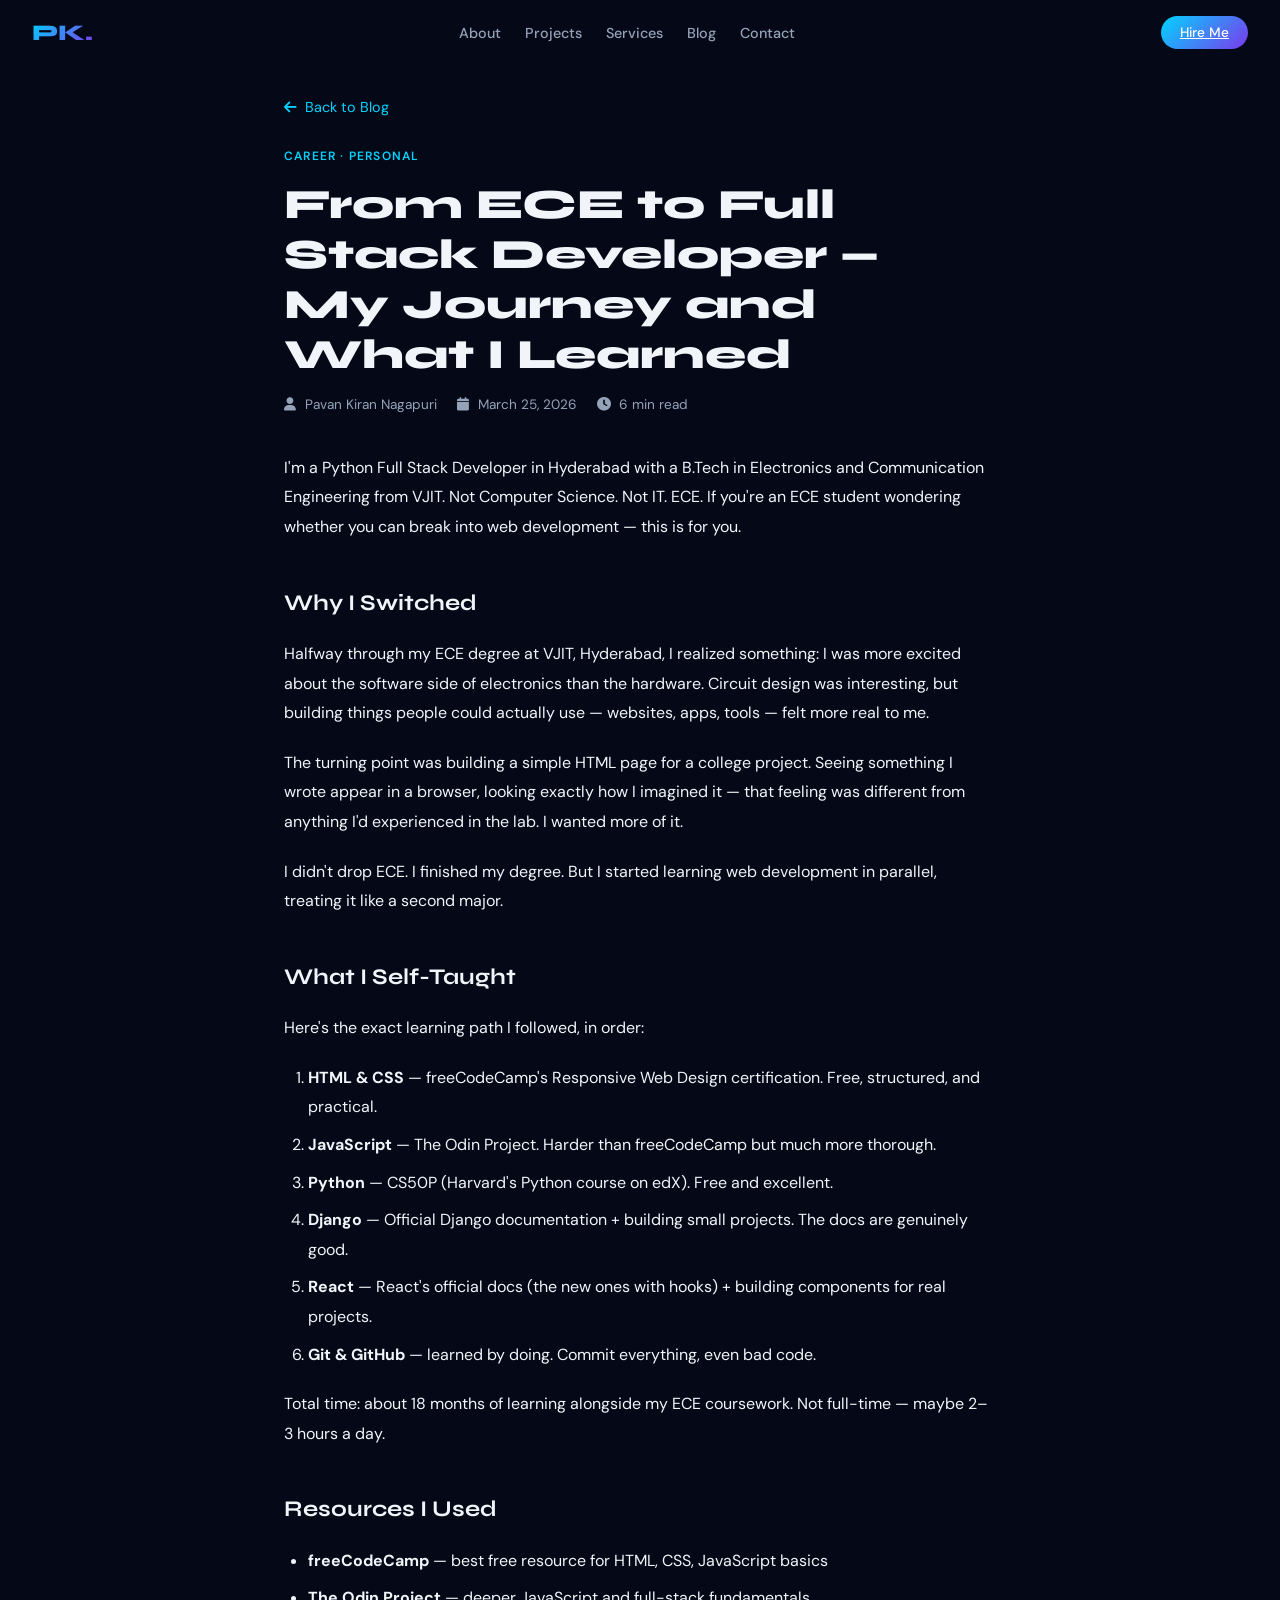
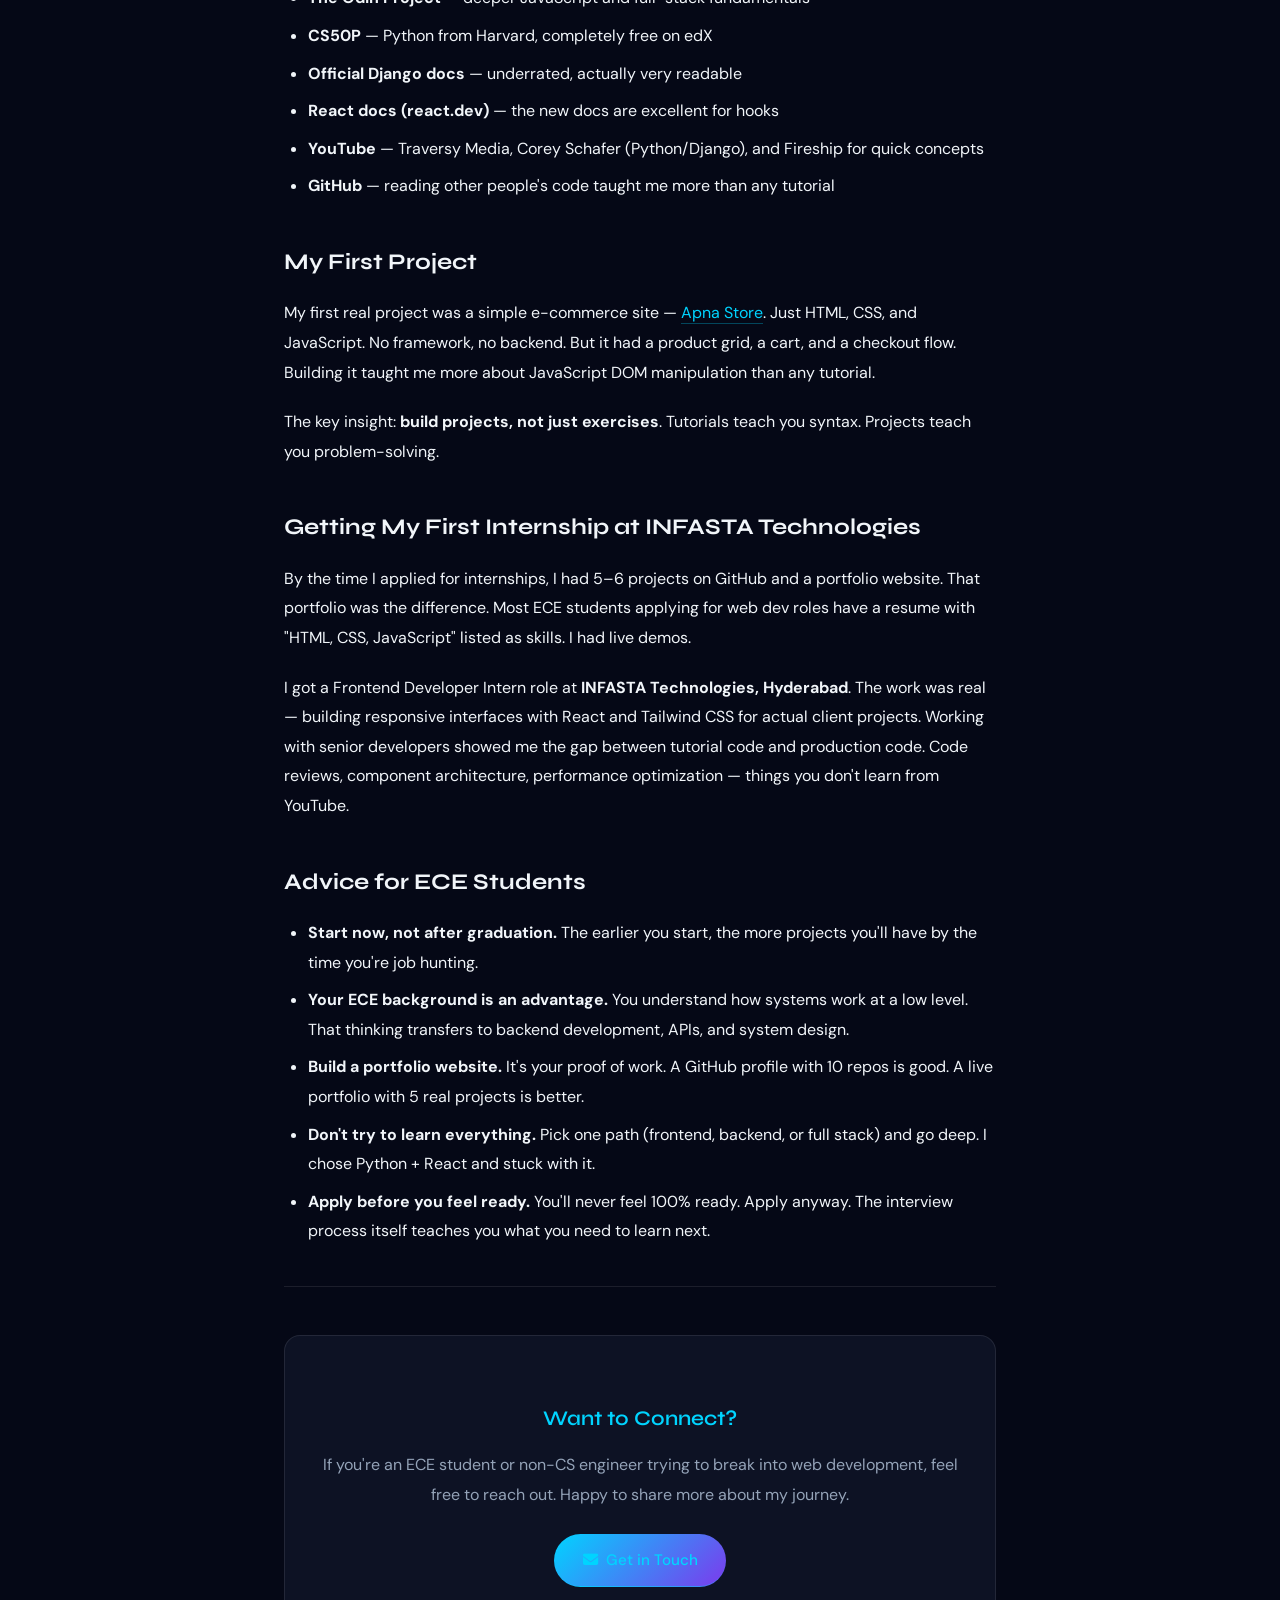
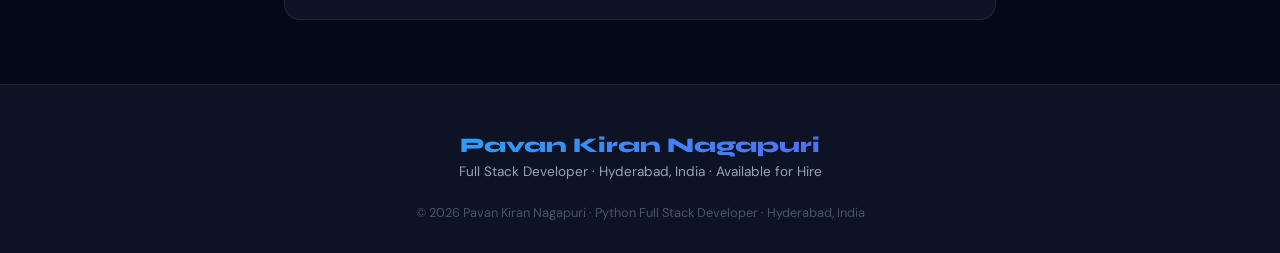
<file: blog/ece-to-full-stack-developer-journey.html>
<!DOCTYPE html>
<html lang="en">
<head>
  <meta charset="UTF-8" />
  <meta name="viewport" content="width=device-width, initial-scale=1.0" />
  <title>From ECE to Full Stack Developer — My Journey and What I Learned | Pavan Kiran</title>
  <meta name="description" content="How I went from Electronics & Communication Engineering at VJIT Hyderabad to a Python Full Stack Developer. Resources, first projects, internship at INFASTA, and advice for ECE students." />
  <meta name="author" content="Pavan Kiran Nagapuri" />
  <meta name="robots" content="index, follow" />
  <link rel="canonical" href="https://pavankiran.netlify.app/blog/ece-to-full-stack-developer-journey" />
  <meta property="og:title" content="From ECE to Full Stack Developer — My Journey and What I Learned" />
  <meta property="og:description" content="How I went from ECE at VJIT Hyderabad to Python Full Stack Developer. Resources, first projects, internship, and advice for non-CS engineers." />
  <meta property="og:type" content="article" />
  <meta property="og:url" content="https://pavankiran.netlify.app/blog/ece-to-full-stack-developer-journey" />
  <meta property="og:image" content="https://pavankiran.netlify.app/assets/images/Pavan-porfil.webp" />
  <meta name="twitter:card" content="summary_large_image" />
  <meta name="twitter:title" content="From ECE to Full Stack Developer — Pavan Kiran's Journey" />
  <meta name="twitter:image" content="https://pavankiran.netlify.app/assets/images/Pavan-porfil.webp" />
  <script type="application/ld+json">
  {
    "@context": "https://schema.org",
    "@type": "BlogPosting",
    "headline": "From ECE to Full Stack Developer — My Journey and What I Learned",
    "description": "How I went from Electronics & Communication Engineering to Python Full Stack Developer. Resources, first projects, internship, and advice for ECE students.",
    "image": "https://pavankiran.netlify.app/assets/images/Pavan-porfil.webp",
    "author": { "@type": "Person", "name": "Pavan Kiran Nagapuri", "url": "https://pavankiran.netlify.app/" },
    "publisher": { "@type": "Person", "name": "Pavan Kiran Nagapuri", "url": "https://pavankiran.netlify.app/" },
    "datePublished": "2026-03-25",
    "dateModified": "2026-04-17",
    "mainEntityOfPage": { "@type": "WebPage", "@id": "https://pavankiran.netlify.app/blog/ece-to-full-stack-developer-journey" },
    "keywords": "ece to web developer india, non-cs engineer become developer, ecommunication engineer turned developer, vjit hyderabad developer"
  }
  </script>
  <script type="application/ld+json">
  {
    "@context": "https://schema.org",
    "@type": "BreadcrumbList",
    "itemListElement": [
      { "@type": "ListItem", "position": 1, "name": "Home", "item": "https://pavankiran.netlify.app/" },
      { "@type": "ListItem", "position": 2, "name": "Blog", "item": "https://pavankiran.netlify.app/#blog" },
      { "@type": "ListItem", "position": 3, "name": "From ECE to Full Stack Developer", "item": "https://pavankiran.netlify.app/blog/ece-to-full-stack-developer-journey" }
    ]
  }
  </script>
  <link rel="icon" href="/assets/icons/favicon.ico" type="image/x-icon">
  <link rel="preconnect" href="https://fonts.googleapis.com">
  <link rel="preconnect" href="https://fonts.gstatic.com" crossorigin>
  <link href="https://fonts.googleapis.com/css2?family=Syne:wght@400;600;700;800&family=DM+Sans:wght@300;400;500&display=swap" rel="stylesheet">
  <link rel="stylesheet" href="https://cdnjs.cloudflare.com/ajax/libs/font-awesome/6.5.0/css/all.min.css" />
  <link rel="stylesheet" href="/css/style.css">
  <link rel="stylesheet" href="/css/blog.css">
</head>
<body>
  <nav id="navbar">
    <div class="logo" onclick="window.location.href='/'">PK.</div>
    <ul class="nav-links">
      <li><a href="/#about">About</a></li>
      <li><a href="/#projects">Projects</a></li>
      <li><a href="/#services">Services</a></li>
      <li><a href="/#blog">Blog</a></li>
      <li><a href="/#contact">Contact</a></li>
    </ul>
    <div class="nav-right"><a href="/#contact" class="hire-btn">Hire Me</a></div>
  </nav>

  <main class="blog-page">
    <a href="/#blog" class="back-link"><i class="fas fa-arrow-left"></i> Back to Blog</a>
    <div class="post-tag">Career · Personal</div>
    <h1>From ECE to Full Stack Developer — My Journey and What I Learned</h1>
    <div class="post-meta">
      <span><i class="fas fa-user"></i> Pavan Kiran Nagapuri</span>
      <span><i class="fas fa-calendar"></i> March 25, 2026</span>
      <span><i class="fas fa-clock"></i> 6 min read</span>
    </div>

    <div class="post-body">
      <p>I'm a Python Full Stack Developer in Hyderabad with a B.Tech in Electronics and Communication Engineering from VJIT. Not Computer Science. Not IT. ECE. If you're an ECE student wondering whether you can break into web development — this is for you.</p>

      <h2>Why I Switched</h2>
      <p>Halfway through my ECE degree at VJIT, Hyderabad, I realized something: I was more excited about the software side of electronics than the hardware. Circuit design was interesting, but building things people could actually use — websites, apps, tools — felt more real to me.</p>
      <p>The turning point was building a simple HTML page for a college project. Seeing something I wrote appear in a browser, looking exactly how I imagined it — that feeling was different from anything I'd experienced in the lab. I wanted more of it.</p>
      <p>I didn't drop ECE. I finished my degree. But I started learning web development in parallel, treating it like a second major.</p>

      <h2>What I Self-Taught</h2>
      <p>Here's the exact learning path I followed, in order:</p>
      <ol>
        <li><strong>HTML & CSS</strong> — freeCodeCamp's Responsive Web Design certification. Free, structured, and practical.</li>
        <li><strong>JavaScript</strong> — The Odin Project. Harder than freeCodeCamp but much more thorough.</li>
        <li><strong>Python</strong> — CS50P (Harvard's Python course on edX). Free and excellent.</li>
        <li><strong>Django</strong> — Official Django documentation + building small projects. The docs are genuinely good.</li>
        <li><strong>React</strong> — React's official docs (the new ones with hooks) + building components for real projects.</li>
        <li><strong>Git & GitHub</strong> — learned by doing. Commit everything, even bad code.</li>
      </ol>
      <p>Total time: about 18 months of learning alongside my ECE coursework. Not full-time — maybe 2–3 hours a day.</p>

      <h2>Resources I Used</h2>
      <ul>
        <li><strong>freeCodeCamp</strong> — best free resource for HTML, CSS, JavaScript basics</li>
        <li><strong>The Odin Project</strong> — deeper JavaScript and full-stack fundamentals</li>
        <li><strong>CS50P</strong> — Python from Harvard, completely free on edX</li>
        <li><strong>Official Django docs</strong> — underrated, actually very readable</li>
        <li><strong>React docs (react.dev)</strong> — the new docs are excellent for hooks</li>
        <li><strong>YouTube</strong> — Traversy Media, Corey Schafer (Python/Django), and Fireship for quick concepts</li>
        <li><strong>GitHub</strong> — reading other people's code taught me more than any tutorial</li>
      </ul>

      <h2>My First Project</h2>
      <p>My first real project was a simple e-commerce site — <a href="https://pavan26082003.github.io/APNA_STORE/" target="_blank" rel="noopener noreferrer">Apna Store</a>. Just HTML, CSS, and JavaScript. No framework, no backend. But it had a product grid, a cart, and a checkout flow. Building it taught me more about JavaScript DOM manipulation than any tutorial.</p>
      <p>The key insight: <strong>build projects, not just exercises</strong>. Tutorials teach you syntax. Projects teach you problem-solving.</p>

      <h2>Getting My First Internship at INFASTA Technologies</h2>
      <p>By the time I applied for internships, I had 5–6 projects on GitHub and a portfolio website. That portfolio was the difference. Most ECE students applying for web dev roles have a resume with "HTML, CSS, JavaScript" listed as skills. I had live demos.</p>
      <p>I got a Frontend Developer Intern role at <strong>INFASTA Technologies, Hyderabad</strong>. The work was real — building responsive interfaces with React and Tailwind CSS for actual client projects. Working with senior developers showed me the gap between tutorial code and production code. Code reviews, component architecture, performance optimization — things you don't learn from YouTube.</p>

      <h2>Advice for ECE Students</h2>
      <ul>
        <li><strong>Start now, not after graduation.</strong> The earlier you start, the more projects you'll have by the time you're job hunting.</li>
        <li><strong>Your ECE background is an advantage.</strong> You understand how systems work at a low level. That thinking transfers to backend development, APIs, and system design.</li>
        <li><strong>Build a portfolio website.</strong> It's your proof of work. A GitHub profile with 10 repos is good. A live portfolio with 5 real projects is better.</li>
        <li><strong>Don't try to learn everything.</strong> Pick one path (frontend, backend, or full stack) and go deep. I chose Python + React and stuck with it.</li>
        <li><strong>Apply before you feel ready.</strong> You'll never feel 100% ready. Apply anyway. The interview process itself teaches you what you need to learn next.</li>
      </ul>

      <hr class="blog-divider">
      <div class="cta-box">
        <h3>Want to Connect?</h3>
        <p>If you're an ECE student or non-CS engineer trying to break into web development, feel free to reach out. Happy to share more about my journey.</p>
        <a href="/#contact" class="btn-primary"><i class="fas fa-envelope"></i> Get in Touch</a>
      </div>
    </div>
  </main>

  <footer role="contentinfo">
    <div class="footer-name">Pavan Kiran Nagapuri</div>
    <div class="footer-role">Full Stack Developer · Hyderabad, India · Available for Hire</div>
    <div class="copyright">&copy; 2026 Pavan Kiran Nagapuri · Python Full Stack Developer · Hyderabad, India</div>
  </footer>
  <script>
    const nav = document.getElementById('navbar');
    window.addEventListener('scroll', () => nav.classList.toggle('scrolled', window.scrollY > 80));
  </script>
</body>
</html>
</file>
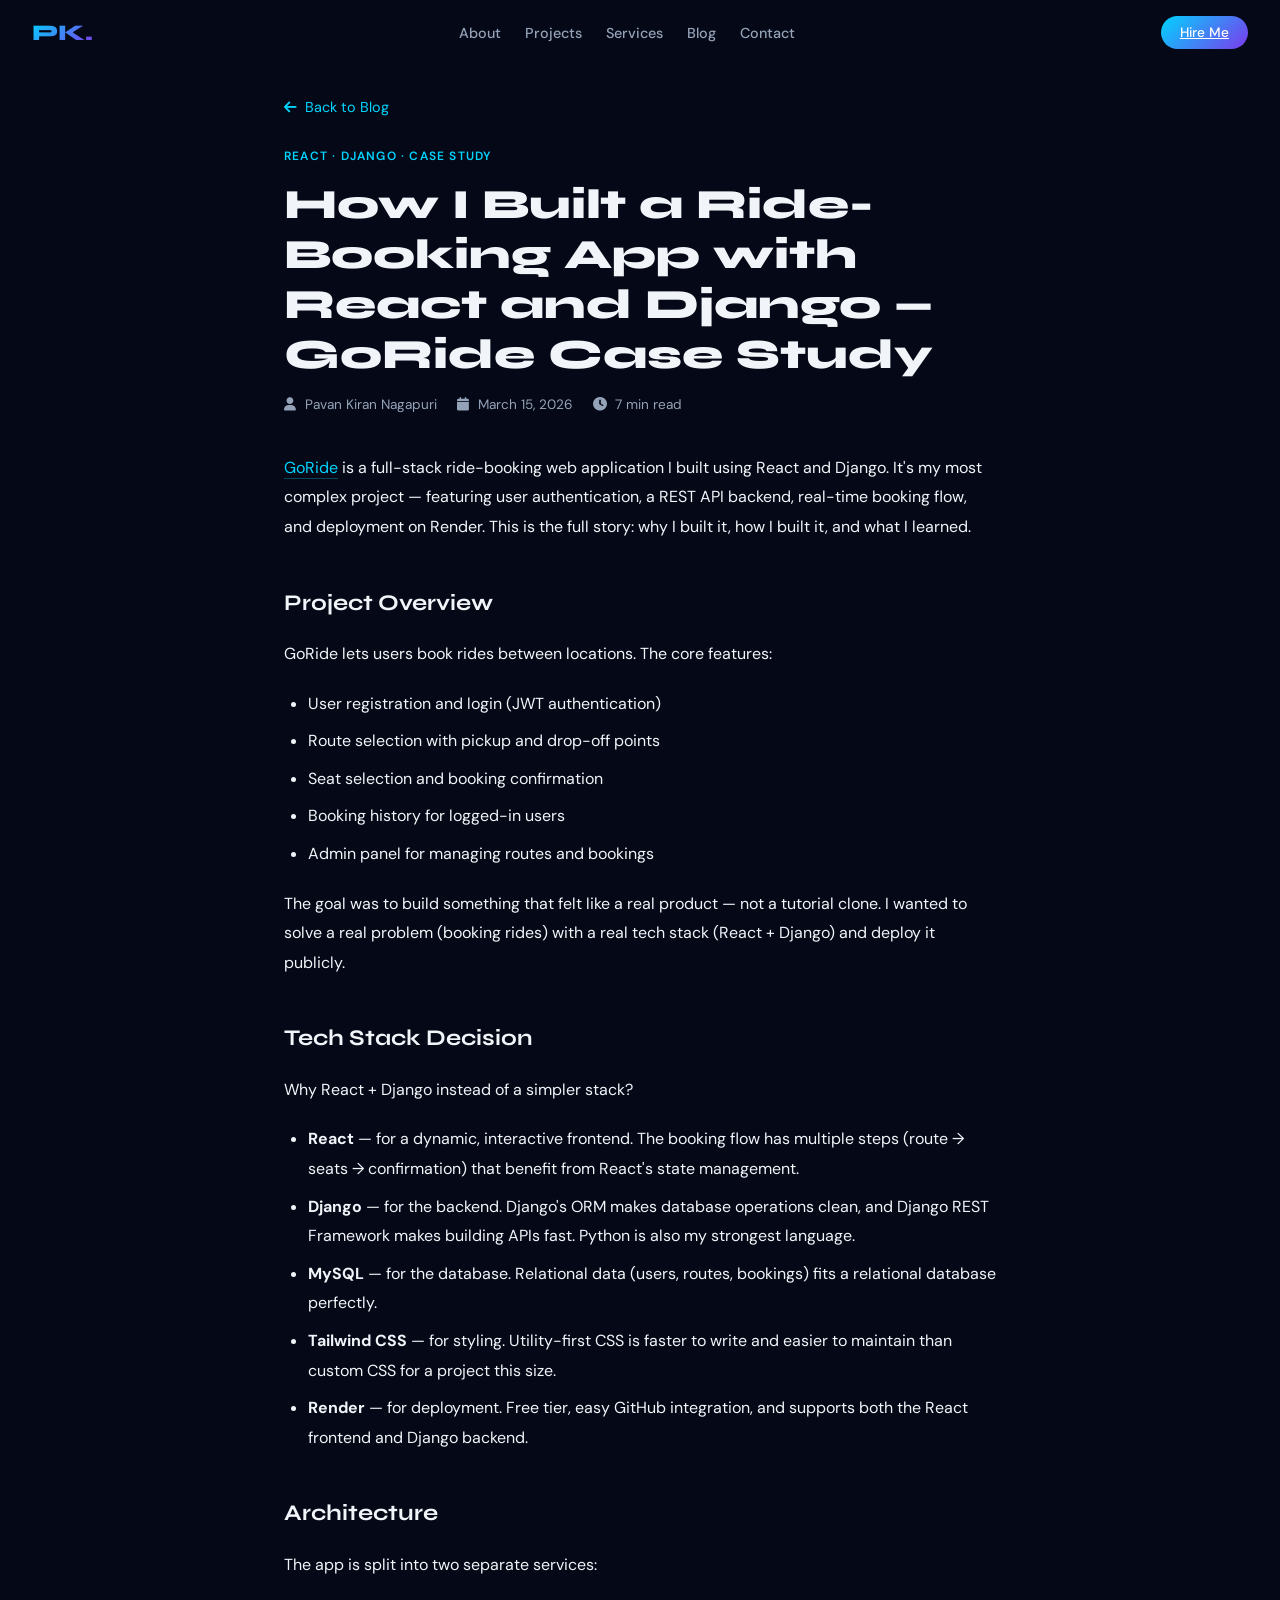
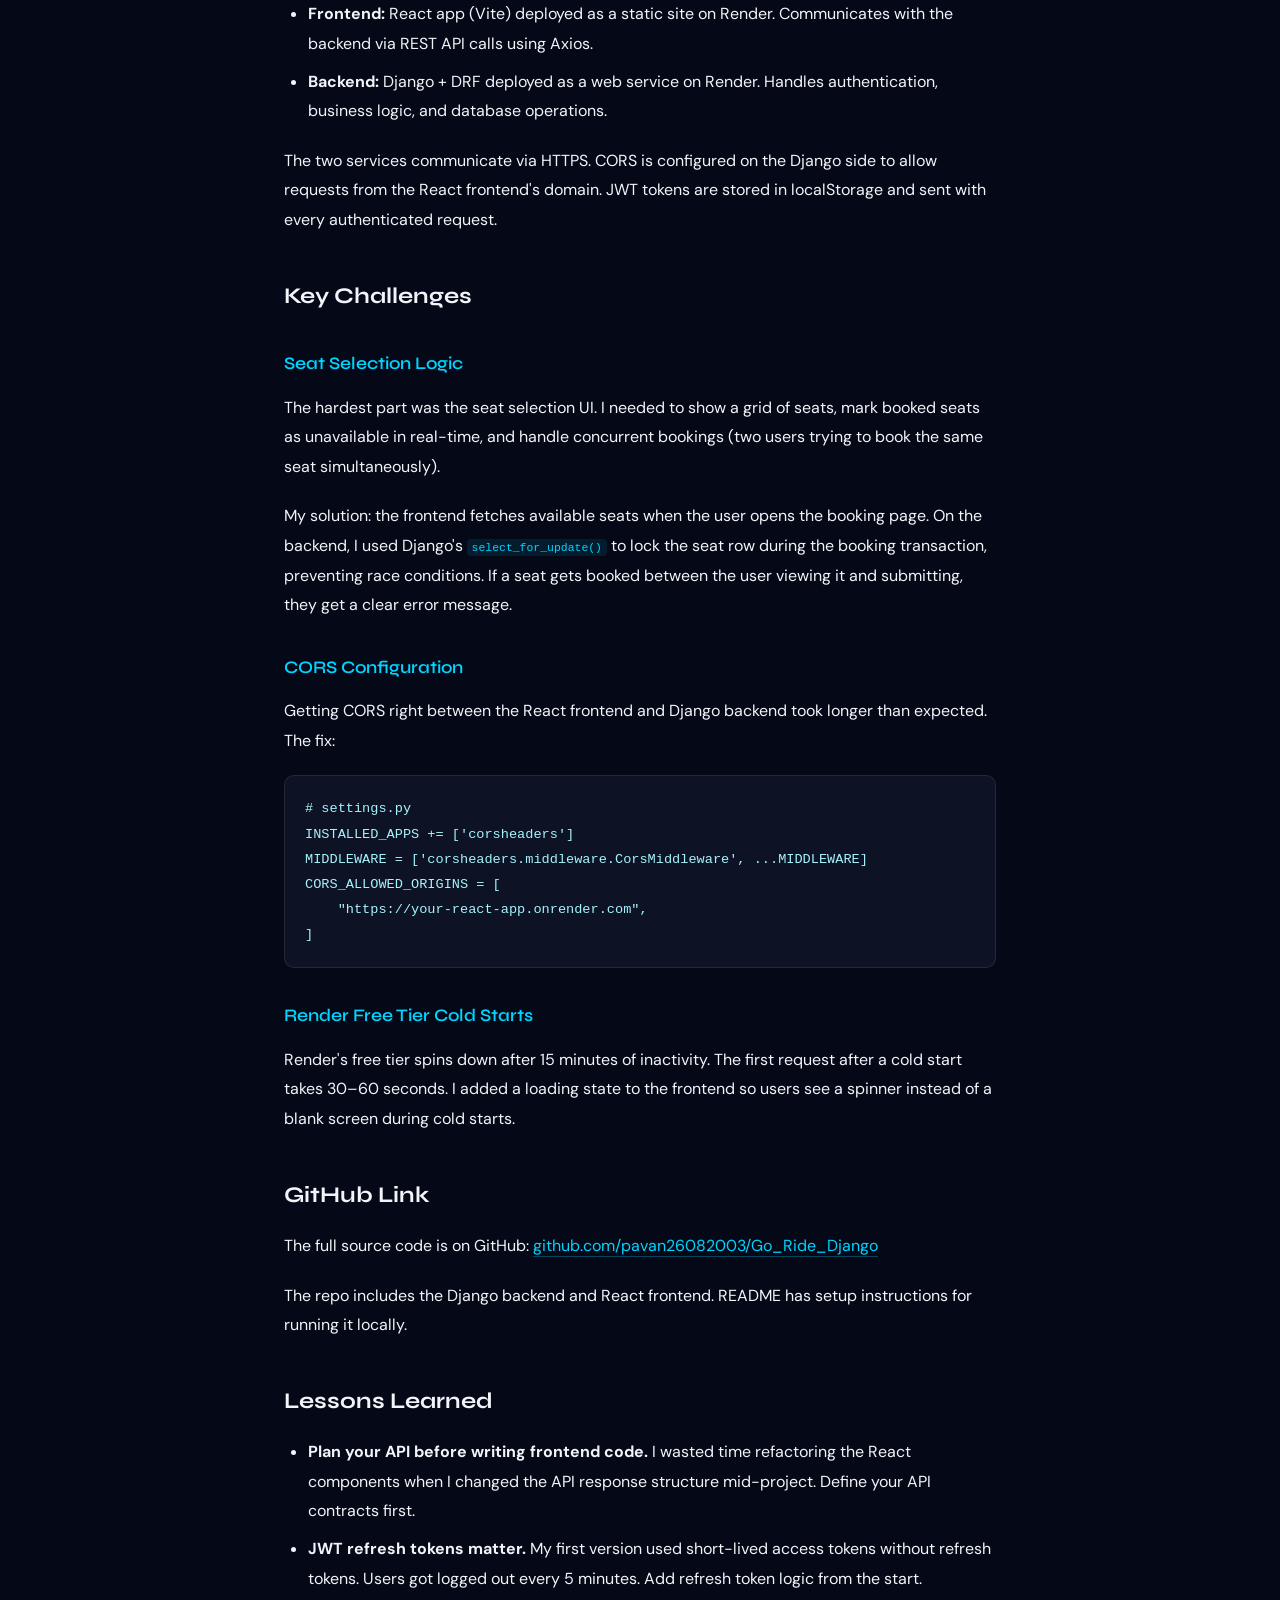
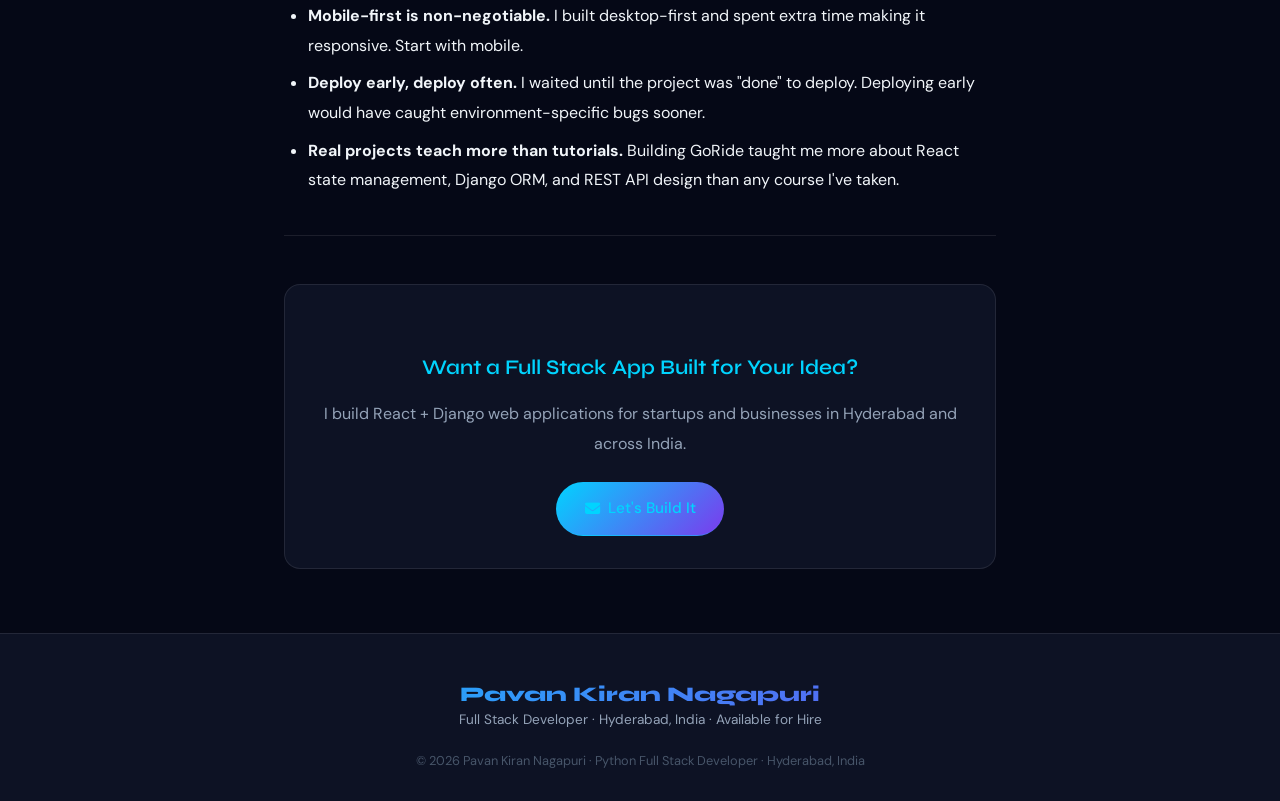
<file: blog/goride-react-django-case-study.html>
<!DOCTYPE html>
<html lang="en">
<head>
  <meta charset="UTF-8" />
  <meta name="viewport" content="width=device-width, initial-scale=1.0" />
  <title>How I Built a Ride-Booking App with React and Django — GoRide Case Study | Pavan Kiran</title>
  <meta name="description" content="Full case study of GoRide — a ride-booking app built with React and Django. Tech stack decisions, architecture, key challenges, GitHub link, and lessons learned." />
  <meta name="author" content="Pavan Kiran Nagapuri" />
  <meta name="robots" content="index, follow" />
  <link rel="canonical" href="https://pavankiran.netlify.app/blog/goride-react-django-case-study" />
  <meta property="og:title" content="How I Built a Ride-Booking App with React and Django — GoRide Case Study" />
  <meta property="og:description" content="Full case study of GoRide — tech stack, architecture, key challenges, and lessons learned building a full-stack app with React and Django." />
  <meta property="og:type" content="article" />
  <meta property="og:url" content="https://pavankiran.netlify.app/blog/goride-react-django-case-study" />
  <meta property="og:image" content="https://pavankiran.netlify.app/assets/images/Pavan-porfil.webp" />
  <meta name="twitter:card" content="summary_large_image" />
  <meta name="twitter:title" content="GoRide Case Study — React + Django Ride-Booking App" />
  <meta name="twitter:image" content="https://pavankiran.netlify.app/assets/images/Pavan-porfil.webp" />
  <script type="application/ld+json">
  {
    "@context": "https://schema.org",
    "@type": "BlogPosting",
    "headline": "How I Built a Ride-Booking App with React and Django — GoRide Case Study",
    "description": "Full case study of GoRide — a ride-booking app built with React and Django. Tech stack, architecture, challenges, and lessons learned.",
    "image": "https://pavankiran.netlify.app/assets/images/Pavan-porfil.webp",
    "author": { "@type": "Person", "name": "Pavan Kiran Nagapuri", "url": "https://pavankiran.netlify.app/" },
    "publisher": { "@type": "Person", "name": "Pavan Kiran Nagapuri", "url": "https://pavankiran.netlify.app/" },
    "datePublished": "2026-03-15",
    "dateModified": "2026-04-17",
    "mainEntityOfPage": { "@type": "WebPage", "@id": "https://pavankiran.netlify.app/blog/goride-react-django-case-study" },
    "keywords": "react django full stack project tutorial, goride app, ride booking app react django github, full stack project case study"
  }
  </script>
  <script type="application/ld+json">
  {
    "@context": "https://schema.org",
    "@type": "BreadcrumbList",
    "itemListElement": [
      { "@type": "ListItem", "position": 1, "name": "Home", "item": "https://pavankiran.netlify.app/" },
      { "@type": "ListItem", "position": 2, "name": "Blog", "item": "https://pavankiran.netlify.app/#blog" },
      { "@type": "ListItem", "position": 3, "name": "GoRide Case Study — React + Django", "item": "https://pavankiran.netlify.app/blog/goride-react-django-case-study" }
    ]
  }
  </script>
  <link rel="icon" href="/assets/icons/favicon.ico" type="image/x-icon">
  <link rel="preconnect" href="https://fonts.googleapis.com">
  <link rel="preconnect" href="https://fonts.gstatic.com" crossorigin>
  <link href="https://fonts.googleapis.com/css2?family=Syne:wght@400;600;700;800&family=DM+Sans:wght@300;400;500&display=swap" rel="stylesheet">
  <link rel="stylesheet" href="https://cdnjs.cloudflare.com/ajax/libs/font-awesome/6.5.0/css/all.min.css" />
  <link rel="stylesheet" href="/css/style.css">
  <link rel="stylesheet" href="/css/blog.css">
</head>
<body>
  <nav id="navbar">
    <div class="logo" onclick="window.location.href='/'">PK.</div>
    <ul class="nav-links">
      <li><a href="/#about">About</a></li>
      <li><a href="/#projects">Projects</a></li>
      <li><a href="/#services">Services</a></li>
      <li><a href="/#blog">Blog</a></li>
      <li><a href="/#contact">Contact</a></li>
    </ul>
    <div class="nav-right"><a href="/#contact" class="hire-btn">Hire Me</a></div>
  </nav>

  <main class="blog-page">
    <a href="/#blog" class="back-link"><i class="fas fa-arrow-left"></i> Back to Blog</a>
    <div class="post-tag">React · Django · Case Study</div>
    <h1>How I Built a Ride-Booking App with React and Django — GoRide Case Study</h1>
    <div class="post-meta">
      <span><i class="fas fa-user"></i> Pavan Kiran Nagapuri</span>
      <span><i class="fas fa-calendar"></i> March 15, 2026</span>
      <span><i class="fas fa-clock"></i> 7 min read</span>
    </div>

    <div class="post-body">
      <p><a href="https://goride-0ydm.onrender.com/" target="_blank" rel="noopener noreferrer">GoRide</a> is a full-stack ride-booking web application I built using React and Django. It's my most complex project — featuring user authentication, a REST API backend, real-time booking flow, and deployment on Render. This is the full story: why I built it, how I built it, and what I learned.</p>

      <h2>Project Overview</h2>
      <p>GoRide lets users book rides between locations. The core features:</p>
      <ul>
        <li>User registration and login (JWT authentication)</li>
        <li>Route selection with pickup and drop-off points</li>
        <li>Seat selection and booking confirmation</li>
        <li>Booking history for logged-in users</li>
        <li>Admin panel for managing routes and bookings</li>
      </ul>
      <p>The goal was to build something that felt like a real product — not a tutorial clone. I wanted to solve a real problem (booking rides) with a real tech stack (React + Django) and deploy it publicly.</p>

      <h2>Tech Stack Decision</h2>
      <p>Why React + Django instead of a simpler stack?</p>
      <ul>
        <li><strong>React</strong> — for a dynamic, interactive frontend. The booking flow has multiple steps (route → seats → confirmation) that benefit from React's state management.</li>
        <li><strong>Django</strong> — for the backend. Django's ORM makes database operations clean, and Django REST Framework makes building APIs fast. Python is also my strongest language.</li>
        <li><strong>MySQL</strong> — for the database. Relational data (users, routes, bookings) fits a relational database perfectly.</li>
        <li><strong>Tailwind CSS</strong> — for styling. Utility-first CSS is faster to write and easier to maintain than custom CSS for a project this size.</li>
        <li><strong>Render</strong> — for deployment. Free tier, easy GitHub integration, and supports both the React frontend and Django backend.</li>
      </ul>

      <h2>Architecture</h2>
      <p>The app is split into two separate services:</p>
      <ul>
        <li><strong>Frontend:</strong> React app (Vite) deployed as a static site on Render. Communicates with the backend via REST API calls using Axios.</li>
        <li><strong>Backend:</strong> Django + DRF deployed as a web service on Render. Handles authentication, business logic, and database operations.</li>
      </ul>
      <p>The two services communicate via HTTPS. CORS is configured on the Django side to allow requests from the React frontend's domain. JWT tokens are stored in localStorage and sent with every authenticated request.</p>

      <h2>Key Challenges</h2>

      <h3>Seat Selection Logic</h3>
      <p>The hardest part was the seat selection UI. I needed to show a grid of seats, mark booked seats as unavailable in real-time, and handle concurrent bookings (two users trying to book the same seat simultaneously).</p>
      <p>My solution: the frontend fetches available seats when the user opens the booking page. On the backend, I used Django's <code>select_for_update()</code> to lock the seat row during the booking transaction, preventing race conditions. If a seat gets booked between the user viewing it and submitting, they get a clear error message.</p>

      <h3>CORS Configuration</h3>
      <p>Getting CORS right between the React frontend and Django backend took longer than expected. The fix:</p>
      <pre><code># settings.py
INSTALLED_APPS += ['corsheaders']
MIDDLEWARE = ['corsheaders.middleware.CorsMiddleware', ...MIDDLEWARE]
CORS_ALLOWED_ORIGINS = [
    "https://your-react-app.onrender.com",
]</code></pre>

      <h3>Render Free Tier Cold Starts</h3>
      <p>Render's free tier spins down after 15 minutes of inactivity. The first request after a cold start takes 30–60 seconds. I added a loading state to the frontend so users see a spinner instead of a blank screen during cold starts.</p>

      <h2>GitHub Link</h2>
      <p>The full source code is on GitHub: <a href="https://github.com/pavan26082003/Go_Ride_Django.git" target="_blank" rel="noopener noreferrer">github.com/pavan26082003/Go_Ride_Django</a></p>
      <p>The repo includes the Django backend and React frontend. README has setup instructions for running it locally.</p>

      <h2>Lessons Learned</h2>
      <ul>
        <li><strong>Plan your API before writing frontend code.</strong> I wasted time refactoring the React components when I changed the API response structure mid-project. Define your API contracts first.</li>
        <li><strong>JWT refresh tokens matter.</strong> My first version used short-lived access tokens without refresh tokens. Users got logged out every 5 minutes. Add refresh token logic from the start.</li>
        <li><strong>Mobile-first is non-negotiable.</strong> I built desktop-first and spent extra time making it responsive. Start with mobile.</li>
        <li><strong>Deploy early, deploy often.</strong> I waited until the project was "done" to deploy. Deploying early would have caught environment-specific bugs sooner.</li>
        <li><strong>Real projects teach more than tutorials.</strong> Building GoRide taught me more about React state management, Django ORM, and REST API design than any course I've taken.</li>
      </ul>

      <hr class="blog-divider">
      <div class="cta-box">
        <h3>Want a Full Stack App Built for Your Idea?</h3>
        <p>I build React + Django web applications for startups and businesses in Hyderabad and across India.</p>
        <a href="/#contact" class="btn-primary"><i class="fas fa-envelope"></i> Let's Build It</a>
      </div>
    </div>
  </main>

  <footer role="contentinfo">
    <div class="footer-name">Pavan Kiran Nagapuri</div>
    <div class="footer-role">Full Stack Developer · Hyderabad, India · Available for Hire</div>
    <div class="copyright">&copy; 2026 Pavan Kiran Nagapuri · Python Full Stack Developer · Hyderabad, India</div>
  </footer>
  <script>
    const nav = document.getElementById('navbar');
    window.addEventListener('scroll', () => nav.classList.toggle('scrolled', window.scrollY > 80));
  </script>
</body>
</html>
</file>
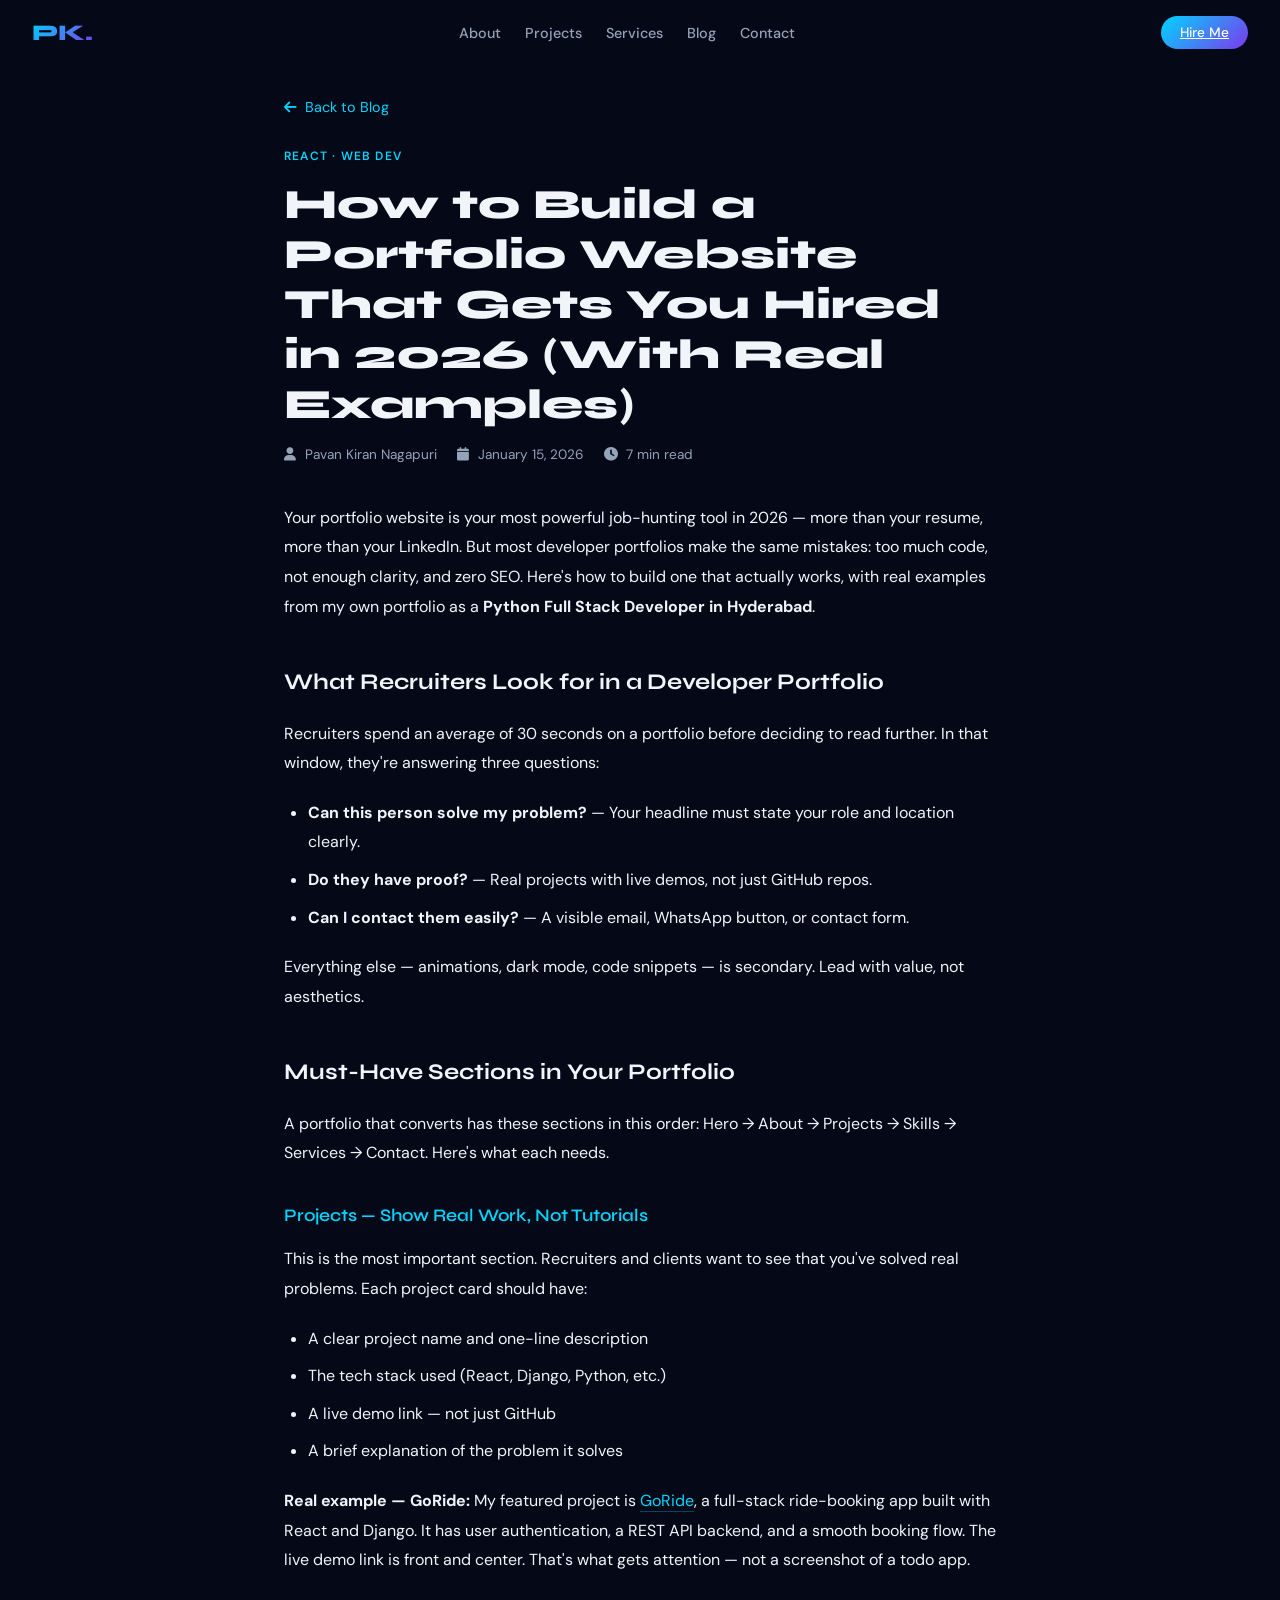
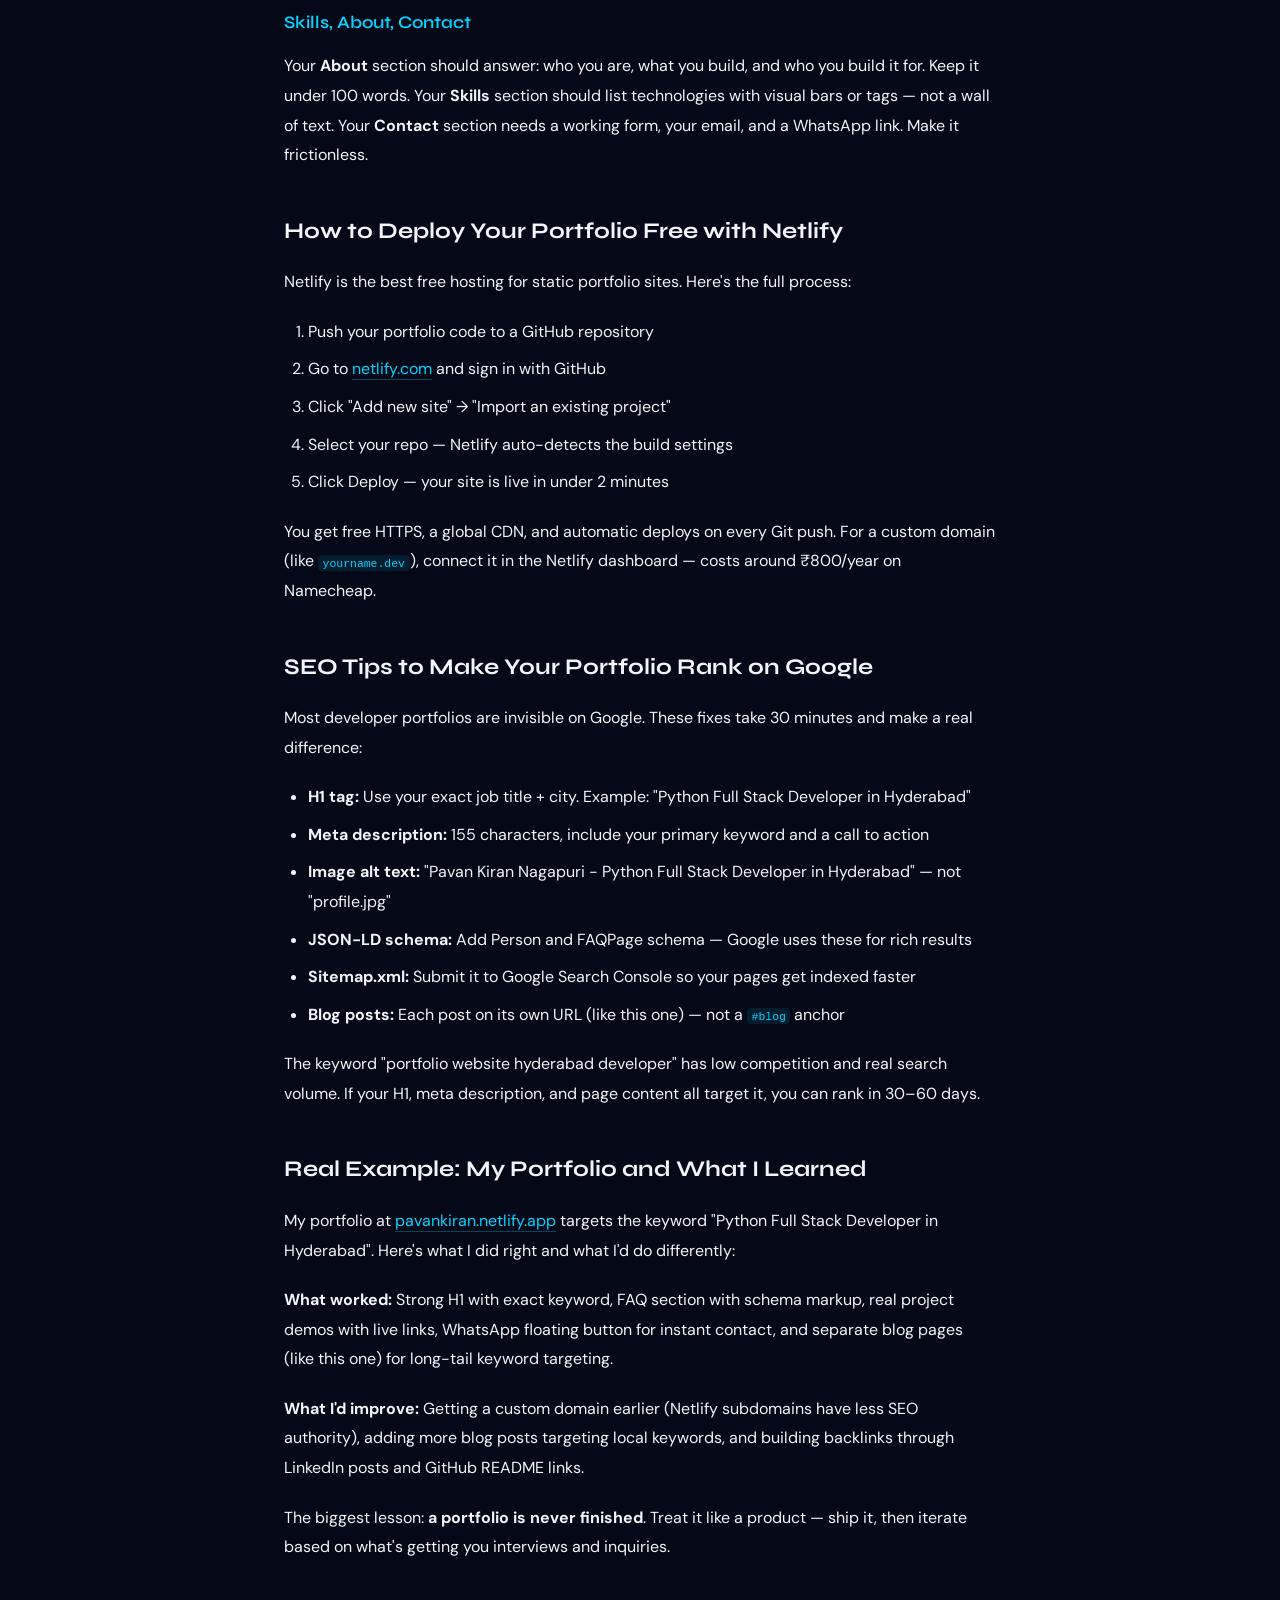
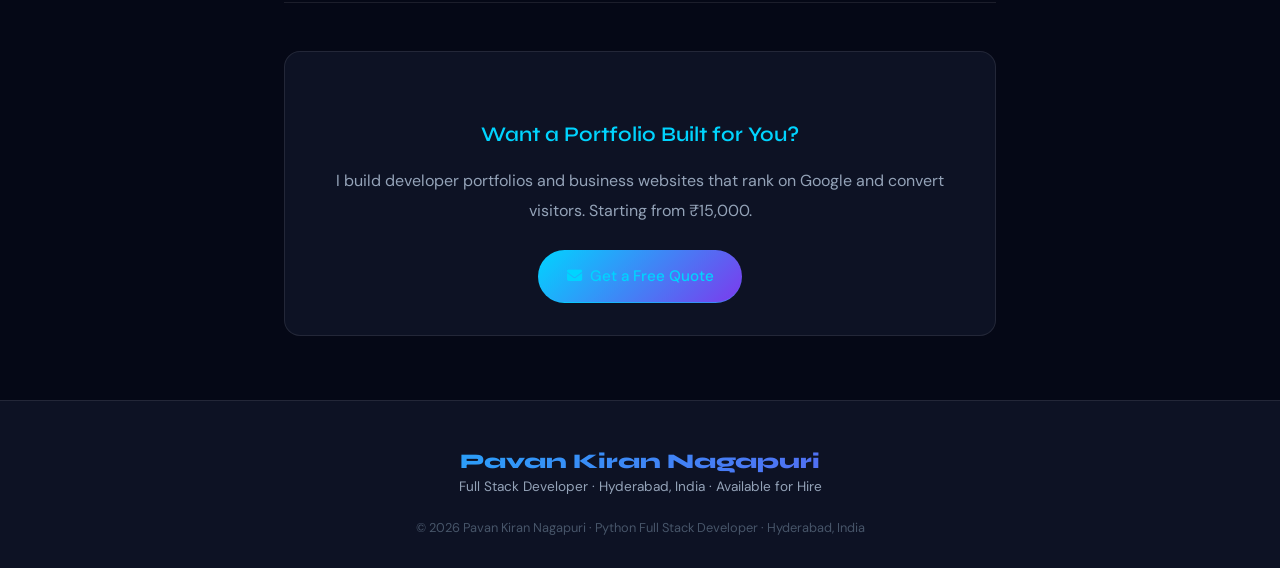
<file: blog/portfolio-website-that-gets-hired.html>
<!DOCTYPE html>
<html lang="en">
<head>
  <meta charset="UTF-8" />
  <meta name="viewport" content="width=device-width, initial-scale=1.0" />
  <title>How to Build a Portfolio Website That Gets You Hired in 2026 | Pavan Kiran</title>
  <meta name="description" content="Step-by-step guide to building a developer portfolio website that ranks on Google and impresses recruiters in 2026. Real examples from a Hyderabad developer." />
  <meta name="author" content="Pavan Kiran Nagapuri" />
  <meta name="robots" content="index, follow" />
  <link rel="canonical" href="https://pavankiran.netlify.app/blog/portfolio-website-that-gets-hired" />
  <meta property="og:title" content="How to Build a Portfolio Website That Gets You Hired in 2026" />
  <meta property="og:description" content="Step-by-step guide to a developer portfolio that ranks on Google and impresses recruiters — with real examples from Hyderabad." />
  <meta property="og:type" content="article" />
  <meta property="og:url" content="https://pavankiran.netlify.app/blog/portfolio-website-that-gets-hired" />
  <meta property="og:image" content="https://pavankiran.netlify.app/assets/images/Pavan-porfil.webp" />
  <meta name="twitter:card" content="summary_large_image" />
  <meta name="twitter:title" content="How to Build a Portfolio Website That Gets You Hired in 2026" />
  <meta name="twitter:image" content="https://pavankiran.netlify.app/assets/images/Pavan-porfil.webp" />
  <script type="application/ld+json">
  {
    "@context": "https://schema.org",
    "@type": "BlogPosting",
    "headline": "How to Build a Portfolio Website That Gets You Hired in 2026 (With Real Examples)",
    "description": "Step-by-step guide to building a developer portfolio website that ranks on Google and impresses recruiters in 2026.",
    "image": "https://pavankiran.netlify.app/assets/images/Pavan-porfil.webp",
    "author": { "@type": "Person", "name": "Pavan Kiran Nagapuri", "url": "https://pavankiran.netlify.app/" },
    "publisher": { "@type": "Person", "name": "Pavan Kiran Nagapuri", "url": "https://pavankiran.netlify.app/" },
    "datePublished": "2026-01-15",
    "dateModified": "2026-04-17",
    "mainEntityOfPage": { "@type": "WebPage", "@id": "https://pavankiran.netlify.app/blog/portfolio-website-that-gets-hired" },
    "keywords": "developer portfolio website 2026, portfolio website hyderabad developer, how to build portfolio website react"
  }
  </script>
  <script type="application/ld+json">
  {
    "@context": "https://schema.org",
    "@type": "BreadcrumbList",
    "itemListElement": [
      { "@type": "ListItem", "position": 1, "name": "Home", "item": "https://pavankiran.netlify.app/" },
      { "@type": "ListItem", "position": 2, "name": "Blog", "item": "https://pavankiran.netlify.app/#blog" },
      { "@type": "ListItem", "position": 3, "name": "How to Build a Portfolio Website That Gets You Hired in 2026", "item": "https://pavankiran.netlify.app/blog/portfolio-website-that-gets-hired" }
    ]
  }
  </script>
  <link rel="icon" href="/assets/icons/favicon.ico" type="image/x-icon">
  <link rel="preconnect" href="https://fonts.googleapis.com">
  <link rel="preconnect" href="https://fonts.gstatic.com" crossorigin>
  <link href="https://fonts.googleapis.com/css2?family=Syne:wght@400;600;700;800&family=DM+Sans:wght@300;400;500&display=swap" rel="stylesheet">
  <link rel="stylesheet" href="https://cdnjs.cloudflare.com/ajax/libs/font-awesome/6.5.0/css/all.min.css" />
  <link rel="stylesheet" href="/css/style.css">
  <link rel="stylesheet" href="/css/blog.css">
</head>
<body>
  <nav id="navbar">
    <div class="logo" onclick="window.location.href='/'">PK.</div>
    <ul class="nav-links">
      <li><a href="/#about">About</a></li>
      <li><a href="/#projects">Projects</a></li>
      <li><a href="/#services">Services</a></li>
      <li><a href="/#blog">Blog</a></li>
      <li><a href="/#contact">Contact</a></li>
    </ul>
    <div class="nav-right"><a href="/#contact" class="hire-btn">Hire Me</a></div>
  </nav>

  <main class="blog-page">
    <a href="/#blog" class="back-link"><i class="fas fa-arrow-left"></i> Back to Blog</a>
    <div class="post-tag">React · Web Dev</div>
    <h1>How to Build a Portfolio Website That Gets You Hired in 2026 (With Real Examples)</h1>
    <div class="post-meta">
      <span><i class="fas fa-user"></i> Pavan Kiran Nagapuri</span>
      <span><i class="fas fa-calendar"></i> January 15, 2026</span>
      <span><i class="fas fa-clock"></i> 7 min read</span>
    </div>

    <div class="post-body">
      <p>Your portfolio website is your most powerful job-hunting tool in 2026 — more than your resume, more than your LinkedIn. But most developer portfolios make the same mistakes: too much code, not enough clarity, and zero SEO. Here's how to build one that actually works, with real examples from my own portfolio as a <strong>Python Full Stack Developer in Hyderabad</strong>.</p>

      <h2>What Recruiters Look for in a Developer Portfolio</h2>
      <p>Recruiters spend an average of 30 seconds on a portfolio before deciding to read further. In that window, they're answering three questions:</p>
      <ul>
        <li><strong>Can this person solve my problem?</strong> — Your headline must state your role and location clearly.</li>
        <li><strong>Do they have proof?</strong> — Real projects with live demos, not just GitHub repos.</li>
        <li><strong>Can I contact them easily?</strong> — A visible email, WhatsApp button, or contact form.</li>
      </ul>
      <p>Everything else — animations, dark mode, code snippets — is secondary. Lead with value, not aesthetics.</p>

      <h2>Must-Have Sections in Your Portfolio</h2>
      <p>A portfolio that converts has these sections in this order: Hero → About → Projects → Skills → Services → Contact. Here's what each needs.</p>

      <h3>Projects — Show Real Work, Not Tutorials</h3>
      <p>This is the most important section. Recruiters and clients want to see that you've solved real problems. Each project card should have:</p>
      <ul>
        <li>A clear project name and one-line description</li>
        <li>The tech stack used (React, Django, Python, etc.)</li>
        <li>A live demo link — not just GitHub</li>
        <li>A brief explanation of the problem it solves</li>
      </ul>
      <p><strong>Real example — GoRide:</strong> My featured project is <a href="https://goride-0ydm.onrender.com/" target="_blank" rel="noopener noreferrer">GoRide</a>, a full-stack ride-booking app built with React and Django. It has user authentication, a REST API backend, and a smooth booking flow. The live demo link is front and center. That's what gets attention — not a screenshot of a todo app.</p>

      <h3>Skills, About, Contact</h3>
      <p>Your <strong>About</strong> section should answer: who you are, what you build, and who you build it for. Keep it under 100 words. Your <strong>Skills</strong> section should list technologies with visual bars or tags — not a wall of text. Your <strong>Contact</strong> section needs a working form, your email, and a WhatsApp link. Make it frictionless.</p>

      <h2>How to Deploy Your Portfolio Free with Netlify</h2>
      <p>Netlify is the best free hosting for static portfolio sites. Here's the full process:</p>
      <ol>
        <li>Push your portfolio code to a GitHub repository</li>
        <li>Go to <a href="https://netlify.com" target="_blank" rel="noopener noreferrer">netlify.com</a> and sign in with GitHub</li>
        <li>Click "Add new site" → "Import an existing project"</li>
        <li>Select your repo — Netlify auto-detects the build settings</li>
        <li>Click Deploy — your site is live in under 2 minutes</li>
      </ol>
      <p>You get free HTTPS, a global CDN, and automatic deploys on every Git push. For a custom domain (like <code>yourname.dev</code>), connect it in the Netlify dashboard — costs around ₹800/year on Namecheap.</p>

      <h2>SEO Tips to Make Your Portfolio Rank on Google</h2>
      <p>Most developer portfolios are invisible on Google. These fixes take 30 minutes and make a real difference:</p>
      <ul>
        <li><strong>H1 tag:</strong> Use your exact job title + city. Example: "Python Full Stack Developer in Hyderabad"</li>
        <li><strong>Meta description:</strong> 155 characters, include your primary keyword and a call to action</li>
        <li><strong>Image alt text:</strong> "Pavan Kiran Nagapuri - Python Full Stack Developer in Hyderabad" — not "profile.jpg"</li>
        <li><strong>JSON-LD schema:</strong> Add Person and FAQPage schema — Google uses these for rich results</li>
        <li><strong>Sitemap.xml:</strong> Submit it to Google Search Console so your pages get indexed faster</li>
        <li><strong>Blog posts:</strong> Each post on its own URL (like this one) — not a <code>#blog</code> anchor</li>
      </ul>
      <p>The keyword "portfolio website hyderabad developer" has low competition and real search volume. If your H1, meta description, and page content all target it, you can rank in 30–60 days.</p>

      <h2>Real Example: My Portfolio and What I Learned</h2>
      <p>My portfolio at <a href="https://pavankiran.netlify.app/" target="_blank" rel="noopener noreferrer">pavankiran.netlify.app</a> targets the keyword "Python Full Stack Developer in Hyderabad". Here's what I did right and what I'd do differently:</p>
      <p><strong>What worked:</strong> Strong H1 with exact keyword, FAQ section with schema markup, real project demos with live links, WhatsApp floating button for instant contact, and separate blog pages (like this one) for long-tail keyword targeting.</p>
      <p><strong>What I'd improve:</strong> Getting a custom domain earlier (Netlify subdomains have less SEO authority), adding more blog posts targeting local keywords, and building backlinks through LinkedIn posts and GitHub README links.</p>
      <p>The biggest lesson: <strong>a portfolio is never finished</strong>. Treat it like a product — ship it, then iterate based on what's getting you interviews and inquiries.</p>

      <hr class="blog-divider">
      <div class="cta-box">
        <h3>Want a Portfolio Built for You?</h3>
        <p>I build developer portfolios and business websites that rank on Google and convert visitors. Starting from ₹15,000.</p>
        <a href="/#contact" class="btn-primary"><i class="fas fa-envelope"></i> Get a Free Quote</a>
      </div>
    </div>
  </main>

  <footer role="contentinfo">
    <div class="footer-name">Pavan Kiran Nagapuri</div>
    <div class="footer-role">Full Stack Developer · Hyderabad, India · Available for Hire</div>
    <div class="copyright">&copy; 2026 Pavan Kiran Nagapuri · Python Full Stack Developer · Hyderabad, India</div>
  </footer>
  <script>
    const nav = document.getElementById('navbar');
    window.addEventListener('scroll', () => nav.classList.toggle('scrolled', window.scrollY > 80));
  </script>
</body>
</html>
</file>
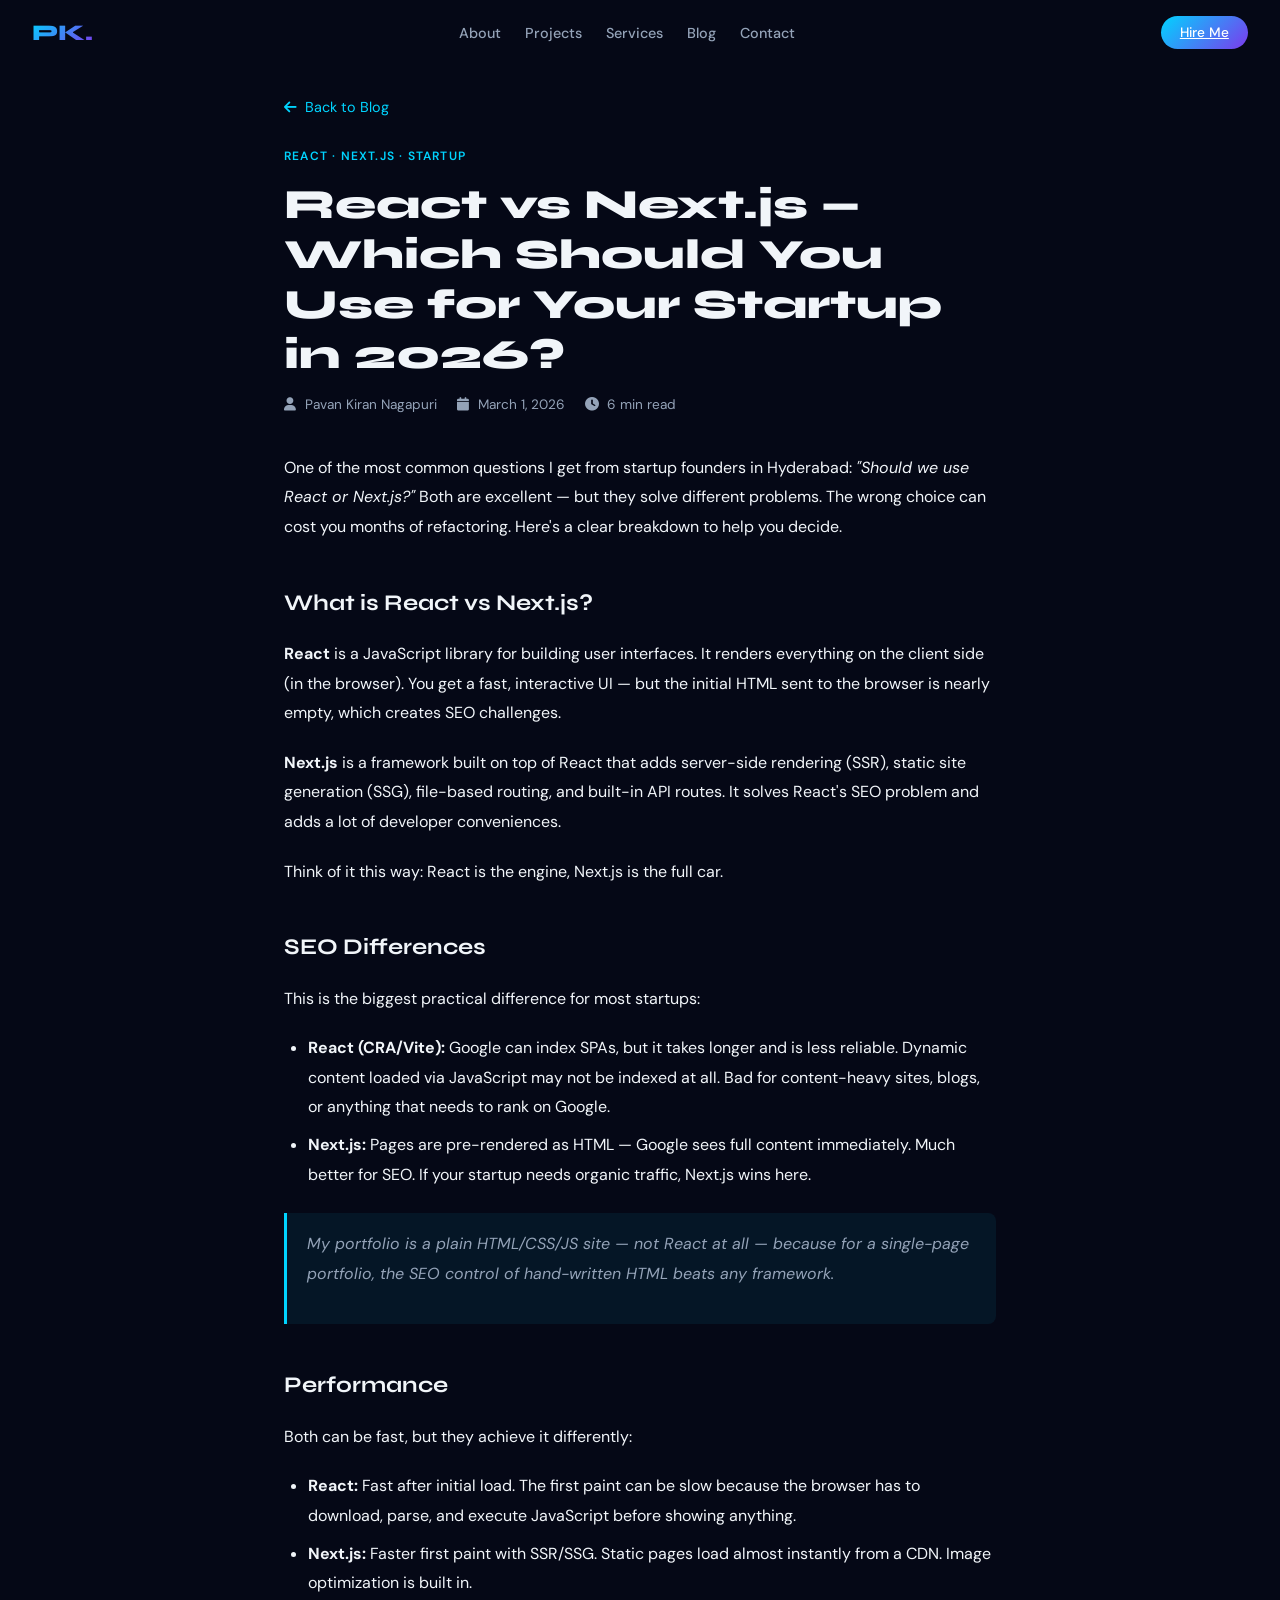
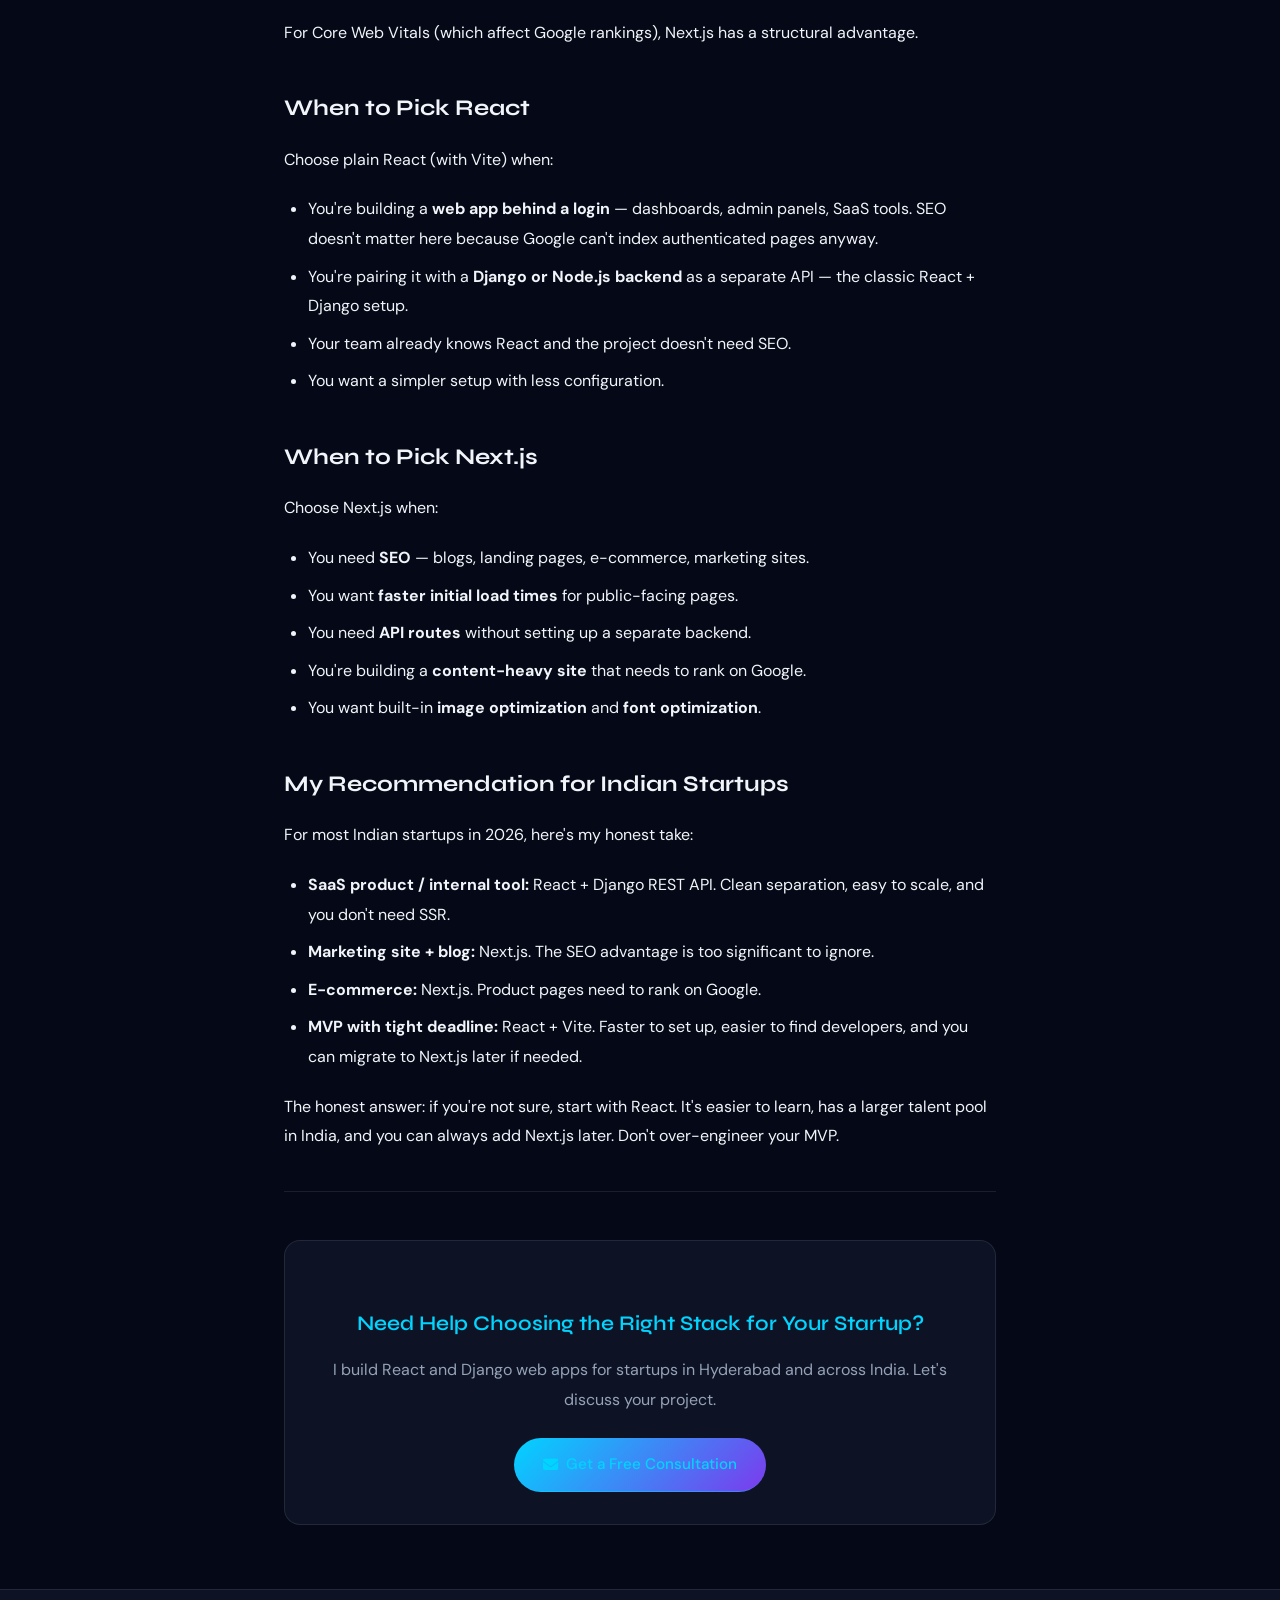
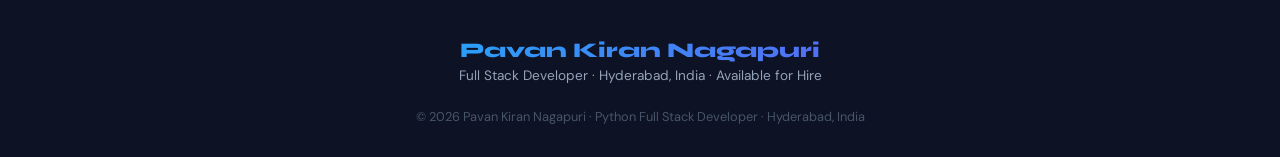
<file: blog/react-vs-nextjs-startup-2026.html>
<!DOCTYPE html>
<html lang="en">
<head>
  <meta charset="UTF-8" />
  <meta name="viewport" content="width=device-width, initial-scale=1.0" />
  <title>React vs Next.js — Which Should You Use for Your Startup in 2026? | Pavan Kiran</title>
  <meta name="description" content="React vs Next.js in 2026 — SEO differences, performance, and when to pick which for your Indian startup. A practical guide from a full stack developer in Hyderabad." />
  <meta name="author" content="Pavan Kiran Nagapuri" />
  <meta name="robots" content="index, follow" />
  <link rel="canonical" href="https://pavankiran.netlify.app/blog/react-vs-nextjs-startup-2026" />
  <meta property="og:title" content="React vs Next.js — Which Should You Use for Your Startup in 2026?" />
  <meta property="og:description" content="SEO differences, performance, and when to pick React vs Next.js for your Indian startup in 2026." />
  <meta property="og:type" content="article" />
  <meta property="og:url" content="https://pavankiran.netlify.app/blog/react-vs-nextjs-startup-2026" />
  <meta property="og:image" content="https://pavankiran.netlify.app/assets/images/Pavan-porfil.webp" />
  <meta name="twitter:card" content="summary_large_image" />
  <meta name="twitter:title" content="React vs Next.js — Which for Your Startup in 2026?" />
  <meta name="twitter:image" content="https://pavankiran.netlify.app/assets/images/Pavan-porfil.webp" />
  <script type="application/ld+json">
  {
    "@context": "https://schema.org",
    "@type": "BlogPosting",
    "headline": "React vs Next.js — Which Should You Use for Your Startup in 2026?",
    "description": "SEO differences, performance, and when to pick React vs Next.js for your Indian startup in 2026.",
    "image": "https://pavankiran.netlify.app/assets/images/Pavan-porfil.webp",
    "author": { "@type": "Person", "name": "Pavan Kiran Nagapuri", "url": "https://pavankiran.netlify.app/" },
    "publisher": { "@type": "Person", "name": "Pavan Kiran Nagapuri", "url": "https://pavankiran.netlify.app/" },
    "datePublished": "2026-03-01",
    "dateModified": "2026-04-17",
    "mainEntityOfPage": { "@type": "WebPage", "@id": "https://pavankiran.netlify.app/blog/react-vs-nextjs-startup-2026" },
    "keywords": "react vs nextjs 2026 startup, react vs next.js india, nextjs vs react performance, startup web development india"
  }
  </script>
  <script type="application/ld+json">
  {
    "@context": "https://schema.org",
    "@type": "BreadcrumbList",
    "itemListElement": [
      { "@type": "ListItem", "position": 1, "name": "Home", "item": "https://pavankiran.netlify.app/" },
      { "@type": "ListItem", "position": 2, "name": "Blog", "item": "https://pavankiran.netlify.app/#blog" },
      { "@type": "ListItem", "position": 3, "name": "React vs Next.js — Which for Your Startup in 2026?", "item": "https://pavankiran.netlify.app/blog/react-vs-nextjs-startup-2026" }
    ]
  }
  </script>
  <link rel="icon" href="/assets/icons/favicon.ico" type="image/x-icon">
  <link rel="preconnect" href="https://fonts.googleapis.com">
  <link rel="preconnect" href="https://fonts.gstatic.com" crossorigin>
  <link href="https://fonts.googleapis.com/css2?family=Syne:wght@400;600;700;800&family=DM+Sans:wght@300;400;500&display=swap" rel="stylesheet">
  <link rel="stylesheet" href="https://cdnjs.cloudflare.com/ajax/libs/font-awesome/6.5.0/css/all.min.css" />
  <link rel="stylesheet" href="/css/style.css">
  <link rel="stylesheet" href="/css/blog.css">
</head>
<body>
  <nav id="navbar">
    <div class="logo" onclick="window.location.href='/'">PK.</div>
    <ul class="nav-links">
      <li><a href="/#about">About</a></li>
      <li><a href="/#projects">Projects</a></li>
      <li><a href="/#services">Services</a></li>
      <li><a href="/#blog">Blog</a></li>
      <li><a href="/#contact">Contact</a></li>
    </ul>
    <div class="nav-right"><a href="/#contact" class="hire-btn">Hire Me</a></div>
  </nav>

  <main class="blog-page">
    <a href="/#blog" class="back-link"><i class="fas fa-arrow-left"></i> Back to Blog</a>
    <div class="post-tag">React · Next.js · Startup</div>
    <h1>React vs Next.js — Which Should You Use for Your Startup in 2026?</h1>
    <div class="post-meta">
      <span><i class="fas fa-user"></i> Pavan Kiran Nagapuri</span>
      <span><i class="fas fa-calendar"></i> March 1, 2026</span>
      <span><i class="fas fa-clock"></i> 6 min read</span>
    </div>

    <div class="post-body">
      <p>One of the most common questions I get from startup founders in Hyderabad: <em>"Should we use React or Next.js?"</em> Both are excellent — but they solve different problems. The wrong choice can cost you months of refactoring. Here's a clear breakdown to help you decide.</p>

      <h2>What is React vs Next.js?</h2>
      <p><strong>React</strong> is a JavaScript library for building user interfaces. It renders everything on the client side (in the browser). You get a fast, interactive UI — but the initial HTML sent to the browser is nearly empty, which creates SEO challenges.</p>
      <p><strong>Next.js</strong> is a framework built on top of React that adds server-side rendering (SSR), static site generation (SSG), file-based routing, and built-in API routes. It solves React's SEO problem and adds a lot of developer conveniences.</p>
      <p>Think of it this way: React is the engine, Next.js is the full car.</p>

      <h2>SEO Differences</h2>
      <p>This is the biggest practical difference for most startups:</p>
      <ul>
        <li><strong>React (CRA/Vite):</strong> Google can index SPAs, but it takes longer and is less reliable. Dynamic content loaded via JavaScript may not be indexed at all. Bad for content-heavy sites, blogs, or anything that needs to rank on Google.</li>
        <li><strong>Next.js:</strong> Pages are pre-rendered as HTML — Google sees full content immediately. Much better for SEO. If your startup needs organic traffic, Next.js wins here.</li>
      </ul>
      <div class="callout"><p>My portfolio is a plain HTML/CSS/JS site — not React at all — because for a single-page portfolio, the SEO control of hand-written HTML beats any framework.</p></div>

      <h2>Performance</h2>
      <p>Both can be fast, but they achieve it differently:</p>
      <ul>
        <li><strong>React:</strong> Fast after initial load. The first paint can be slow because the browser has to download, parse, and execute JavaScript before showing anything.</li>
        <li><strong>Next.js:</strong> Faster first paint with SSR/SSG. Static pages load almost instantly from a CDN. Image optimization is built in.</li>
      </ul>
      <p>For Core Web Vitals (which affect Google rankings), Next.js has a structural advantage.</p>

      <h2>When to Pick React</h2>
      <p>Choose plain React (with Vite) when:</p>
      <ul>
        <li>You're building a <strong>web app behind a login</strong> — dashboards, admin panels, SaaS tools. SEO doesn't matter here because Google can't index authenticated pages anyway.</li>
        <li>You're pairing it with a <strong>Django or Node.js backend</strong> as a separate API — the classic React + Django setup.</li>
        <li>Your team already knows React and the project doesn't need SEO.</li>
        <li>You want a simpler setup with less configuration.</li>
      </ul>

      <h2>When to Pick Next.js</h2>
      <p>Choose Next.js when:</p>
      <ul>
        <li>You need <strong>SEO</strong> — blogs, landing pages, e-commerce, marketing sites.</li>
        <li>You want <strong>faster initial load times</strong> for public-facing pages.</li>
        <li>You need <strong>API routes</strong> without setting up a separate backend.</li>
        <li>You're building a <strong>content-heavy site</strong> that needs to rank on Google.</li>
        <li>You want built-in <strong>image optimization</strong> and <strong>font optimization</strong>.</li>
      </ul>

      <h2>My Recommendation for Indian Startups</h2>
      <p>For most Indian startups in 2026, here's my honest take:</p>
      <ul>
        <li><strong>SaaS product / internal tool:</strong> React + Django REST API. Clean separation, easy to scale, and you don't need SSR.</li>
        <li><strong>Marketing site + blog:</strong> Next.js. The SEO advantage is too significant to ignore.</li>
        <li><strong>E-commerce:</strong> Next.js. Product pages need to rank on Google.</li>
        <li><strong>MVP with tight deadline:</strong> React + Vite. Faster to set up, easier to find developers, and you can migrate to Next.js later if needed.</li>
      </ul>
      <p>The honest answer: if you're not sure, start with React. It's easier to learn, has a larger talent pool in India, and you can always add Next.js later. Don't over-engineer your MVP.</p>

      <hr class="blog-divider">
      <div class="cta-box">
        <h3>Need Help Choosing the Right Stack for Your Startup?</h3>
        <p>I build React and Django web apps for startups in Hyderabad and across India. Let's discuss your project.</p>
        <a href="/#contact" class="btn-primary"><i class="fas fa-envelope"></i> Get a Free Consultation</a>
      </div>
    </div>
  </main>

  <footer role="contentinfo">
    <div class="footer-name">Pavan Kiran Nagapuri</div>
    <div class="footer-role">Full Stack Developer · Hyderabad, India · Available for Hire</div>
    <div class="copyright">&copy; 2026 Pavan Kiran Nagapuri · Python Full Stack Developer · Hyderabad, India</div>
  </footer>
  <script>
    const nav = document.getElementById('navbar');
    window.addEventListener('scroll', () => nav.classList.toggle('scrolled', window.scrollY > 80));
  </script>
</body>
</html>
</file>
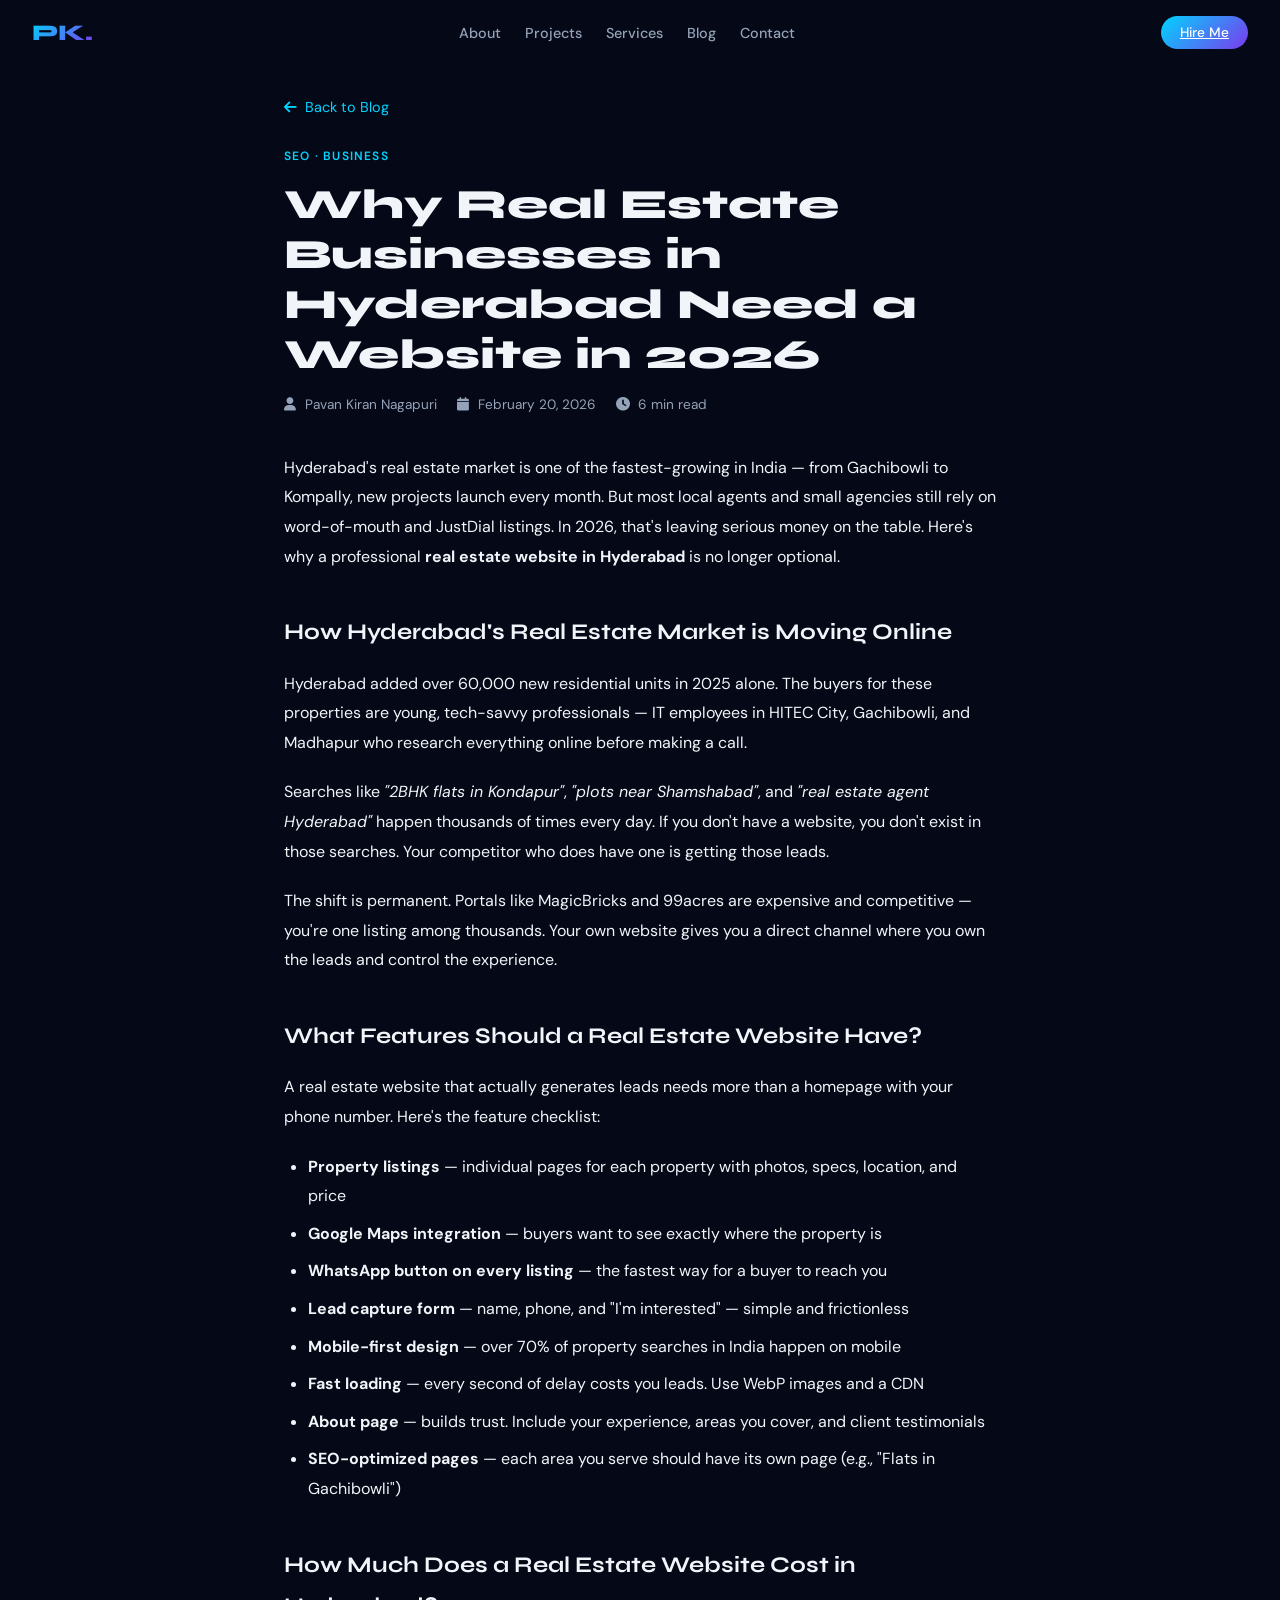
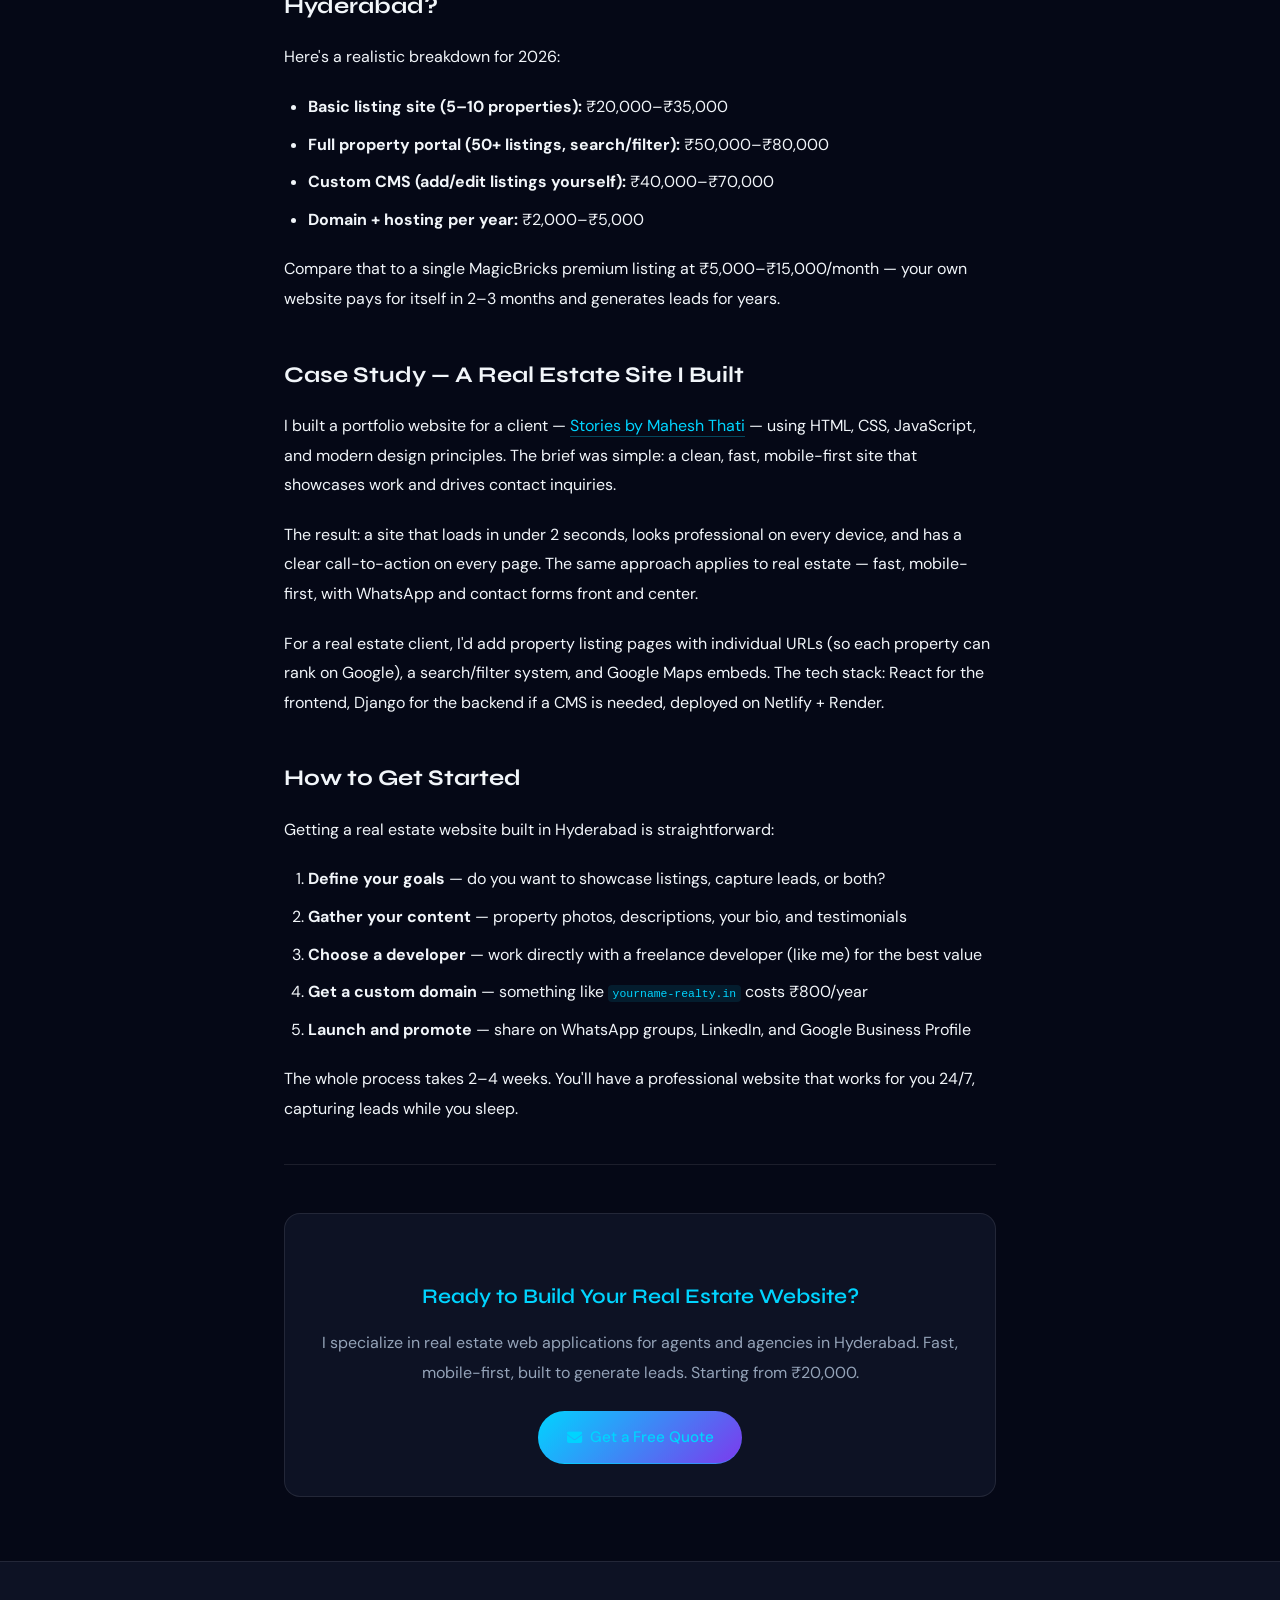
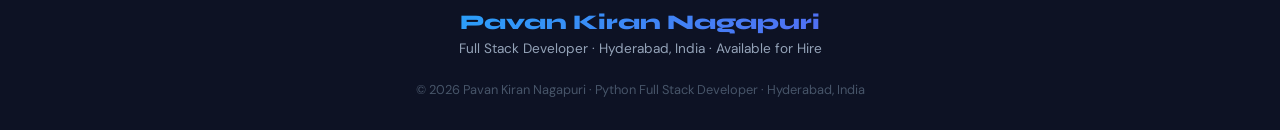
<file: blog/real-estate-business-website-hyderabad.html>
<!DOCTYPE html>
<html lang="en">
<head>
  <meta charset="UTF-8" />
  <meta name="viewport" content="width=device-width, initial-scale=1.0" />
  <title>Why Real Estate Businesses in Hyderabad Need a Website in 2026 | Pavan Kiran</title>
  <meta name="description" content="How a professional real estate website generates leads, builds trust, and grows your property business in Hyderabad. Costs, features, and a real case study." />
  <meta name="author" content="Pavan Kiran Nagapuri" />
  <meta name="robots" content="index, follow" />
  <link rel="canonical" href="https://pavankiran.netlify.app/blog/real-estate-business-website-hyderabad" />
  <meta property="og:title" content="Why Real Estate Businesses in Hyderabad Need a Website in 2026" />
  <meta property="og:description" content="How a professional website generates leads and grows your real estate business in Hyderabad. Costs, features, and a real case study." />
  <meta property="og:type" content="article" />
  <meta property="og:url" content="https://pavankiran.netlify.app/blog/real-estate-business-website-hyderabad" />
  <meta property="og:image" content="https://pavankiran.netlify.app/assets/images/Pavan-porfil.webp" />
  <meta name="twitter:card" content="summary_large_image" />
  <meta name="twitter:title" content="Why Real Estate Businesses in Hyderabad Need a Website in 2026" />
  <meta name="twitter:image" content="https://pavankiran.netlify.app/assets/images/Pavan-porfil.webp" />
  <script type="application/ld+json">
  {
    "@context": "https://schema.org",
    "@type": "BlogPosting",
    "headline": "Why Real Estate Businesses in Hyderabad Need a Website in 2026",
    "description": "How a professional real estate website generates leads, builds trust, and grows your property business in Hyderabad.",
    "image": "https://pavankiran.netlify.app/assets/images/Pavan-porfil.webp",
    "author": { "@type": "Person", "name": "Pavan Kiran Nagapuri", "url": "https://pavankiran.netlify.app/" },
    "publisher": { "@type": "Person", "name": "Pavan Kiran Nagapuri", "url": "https://pavankiran.netlify.app/" },
    "datePublished": "2026-02-20",
    "dateModified": "2026-04-17",
    "mainEntityOfPage": { "@type": "WebPage", "@id": "https://pavankiran.netlify.app/blog/real-estate-business-website-hyderabad" },
    "keywords": "real estate website hyderabad, web developer for real estate hyderabad, real estate website cost hyderabad"
  }
  </script>
  <script type="application/ld+json">
  {
    "@context": "https://schema.org",
    "@type": "BreadcrumbList",
    "itemListElement": [
      { "@type": "ListItem", "position": 1, "name": "Home", "item": "https://pavankiran.netlify.app/" },
      { "@type": "ListItem", "position": 2, "name": "Blog", "item": "https://pavankiran.netlify.app/#blog" },
      { "@type": "ListItem", "position": 3, "name": "Why Real Estate Businesses in Hyderabad Need a Website in 2026", "item": "https://pavankiran.netlify.app/blog/real-estate-business-website-hyderabad" }
    ]
  }
  </script>
  <link rel="icon" href="/assets/icons/favicon.ico" type="image/x-icon">
  <link rel="preconnect" href="https://fonts.googleapis.com">
  <link rel="preconnect" href="https://fonts.gstatic.com" crossorigin>
  <link href="https://fonts.googleapis.com/css2?family=Syne:wght@400;600;700;800&family=DM+Sans:wght@300;400;500&display=swap" rel="stylesheet">
  <link rel="stylesheet" href="https://cdnjs.cloudflare.com/ajax/libs/font-awesome/6.5.0/css/all.min.css" />
  <link rel="stylesheet" href="/css/style.css">
  <link rel="stylesheet" href="/css/blog.css">
</head>
<body>
  <nav id="navbar">
    <div class="logo" onclick="window.location.href='/'">PK.</div>
    <ul class="nav-links">
      <li><a href="/#about">About</a></li>
      <li><a href="/#projects">Projects</a></li>
      <li><a href="/#services">Services</a></li>
      <li><a href="/#blog">Blog</a></li>
      <li><a href="/#contact">Contact</a></li>
    </ul>
    <div class="nav-right"><a href="/#contact" class="hire-btn">Hire Me</a></div>
  </nav>

  <main class="blog-page">
    <a href="/#blog" class="back-link"><i class="fas fa-arrow-left"></i> Back to Blog</a>
    <div class="post-tag">SEO · Business</div>
    <h1>Why Real Estate Businesses in Hyderabad Need a Website in 2026</h1>
    <div class="post-meta">
      <span><i class="fas fa-user"></i> Pavan Kiran Nagapuri</span>
      <span><i class="fas fa-calendar"></i> February 20, 2026</span>
      <span><i class="fas fa-clock"></i> 6 min read</span>
    </div>

    <div class="post-body">
      <p>Hyderabad's real estate market is one of the fastest-growing in India — from Gachibowli to Kompally, new projects launch every month. But most local agents and small agencies still rely on word-of-mouth and JustDial listings. In 2026, that's leaving serious money on the table. Here's why a professional <strong>real estate website in Hyderabad</strong> is no longer optional.</p>

      <h2>How Hyderabad's Real Estate Market is Moving Online</h2>
      <p>Hyderabad added over 60,000 new residential units in 2025 alone. The buyers for these properties are young, tech-savvy professionals — IT employees in HITEC City, Gachibowli, and Madhapur who research everything online before making a call.</p>
      <p>Searches like <em>"2BHK flats in Kondapur"</em>, <em>"plots near Shamshabad"</em>, and <em>"real estate agent Hyderabad"</em> happen thousands of times every day. If you don't have a website, you don't exist in those searches. Your competitor who does have one is getting those leads.</p>
      <p>The shift is permanent. Portals like MagicBricks and 99acres are expensive and competitive — you're one listing among thousands. Your own website gives you a direct channel where you own the leads and control the experience.</p>

      <h2>What Features Should a Real Estate Website Have?</h2>
      <p>A real estate website that actually generates leads needs more than a homepage with your phone number. Here's the feature checklist:</p>
      <ul>
        <li><strong>Property listings</strong> — individual pages for each property with photos, specs, location, and price</li>
        <li><strong>Google Maps integration</strong> — buyers want to see exactly where the property is</li>
        <li><strong>WhatsApp button on every listing</strong> — the fastest way for a buyer to reach you</li>
        <li><strong>Lead capture form</strong> — name, phone, and "I'm interested" — simple and frictionless</li>
        <li><strong>Mobile-first design</strong> — over 70% of property searches in India happen on mobile</li>
        <li><strong>Fast loading</strong> — every second of delay costs you leads. Use WebP images and a CDN</li>
        <li><strong>About page</strong> — builds trust. Include your experience, areas you cover, and client testimonials</li>
        <li><strong>SEO-optimized pages</strong> — each area you serve should have its own page (e.g., "Flats in Gachibowli")</li>
      </ul>

      <h2>How Much Does a Real Estate Website Cost in Hyderabad?</h2>
      <p>Here's a realistic breakdown for 2026:</p>
      <ul>
        <li><strong>Basic listing site (5–10 properties):</strong> ₹20,000–₹35,000</li>
        <li><strong>Full property portal (50+ listings, search/filter):</strong> ₹50,000–₹80,000</li>
        <li><strong>Custom CMS (add/edit listings yourself):</strong> ₹40,000–₹70,000</li>
        <li><strong>Domain + hosting per year:</strong> ₹2,000–₹5,000</li>
      </ul>
      <p>Compare that to a single MagicBricks premium listing at ₹5,000–₹15,000/month — your own website pays for itself in 2–3 months and generates leads for years.</p>

      <h2>Case Study — A Real Estate Site I Built</h2>
      <p>I built a portfolio website for a client — <a href="https://stories-by-mahesh-thati.netlify.app/" target="_blank" rel="noopener noreferrer">Stories by Mahesh Thati</a> — using HTML, CSS, JavaScript, and modern design principles. The brief was simple: a clean, fast, mobile-first site that showcases work and drives contact inquiries.</p>
      <p>The result: a site that loads in under 2 seconds, looks professional on every device, and has a clear call-to-action on every page. The same approach applies to real estate — fast, mobile-first, with WhatsApp and contact forms front and center.</p>
      <p>For a real estate client, I'd add property listing pages with individual URLs (so each property can rank on Google), a search/filter system, and Google Maps embeds. The tech stack: React for the frontend, Django for the backend if a CMS is needed, deployed on Netlify + Render.</p>

      <h2>How to Get Started</h2>
      <p>Getting a real estate website built in Hyderabad is straightforward:</p>
      <ol>
        <li><strong>Define your goals</strong> — do you want to showcase listings, capture leads, or both?</li>
        <li><strong>Gather your content</strong> — property photos, descriptions, your bio, and testimonials</li>
        <li><strong>Choose a developer</strong> — work directly with a freelance developer (like me) for the best value</li>
        <li><strong>Get a custom domain</strong> — something like <code>yourname-realty.in</code> costs ₹800/year</li>
        <li><strong>Launch and promote</strong> — share on WhatsApp groups, LinkedIn, and Google Business Profile</li>
      </ol>
      <p>The whole process takes 2–4 weeks. You'll have a professional website that works for you 24/7, capturing leads while you sleep.</p>

      <hr class="blog-divider">
      <div class="cta-box">
        <h3>Ready to Build Your Real Estate Website?</h3>
        <p>I specialize in real estate web applications for agents and agencies in Hyderabad. Fast, mobile-first, built to generate leads. Starting from ₹20,000.</p>
        <a href="/#contact" class="btn-primary"><i class="fas fa-envelope"></i> Get a Free Quote</a>
      </div>
    </div>
  </main>

  <footer role="contentinfo">
    <div class="footer-name">Pavan Kiran Nagapuri</div>
    <div class="footer-role">Full Stack Developer · Hyderabad, India · Available for Hire</div>
    <div class="copyright">&copy; 2026 Pavan Kiran Nagapuri · Python Full Stack Developer · Hyderabad, India</div>
  </footer>
  <script>
    const nav = document.getElementById('navbar');
    window.addEventListener('scroll', () => nav.classList.toggle('scrolled', window.scrollY > 80));
  </script>
</body>
</html>
</file>
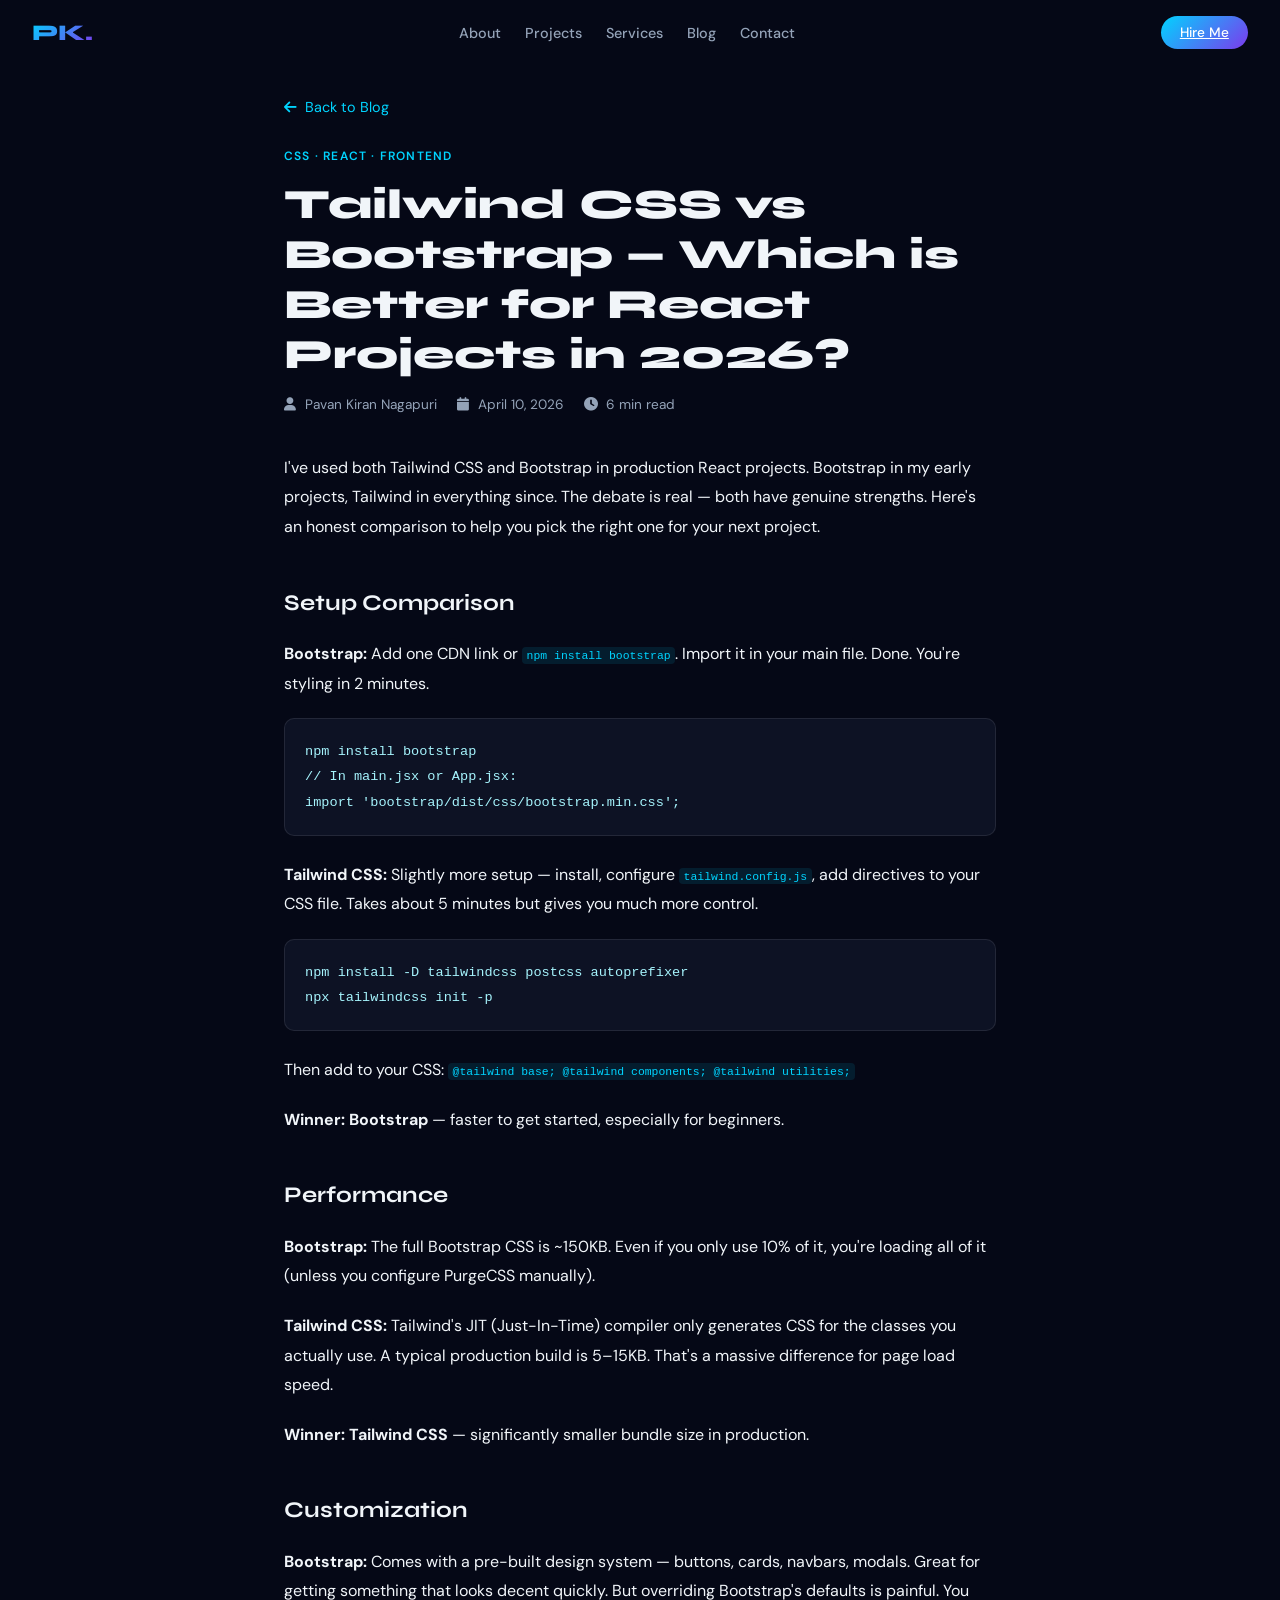
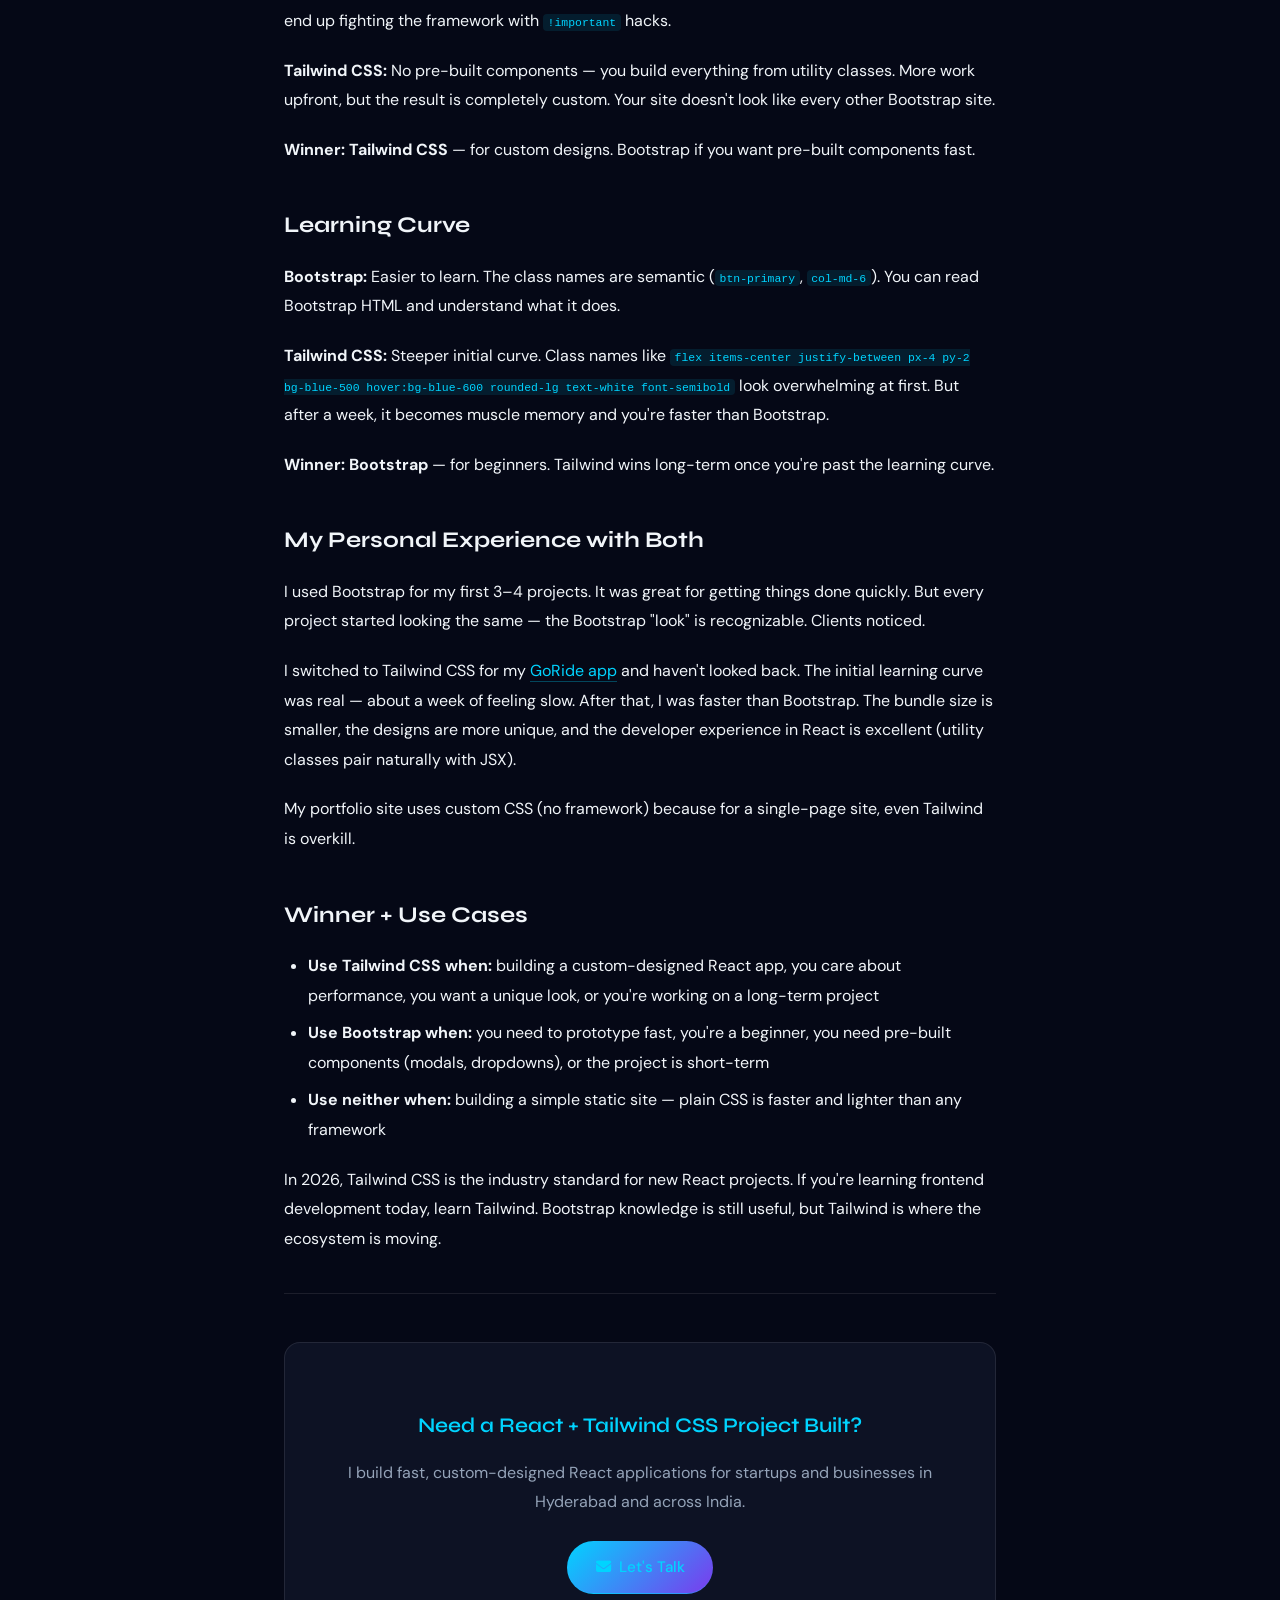
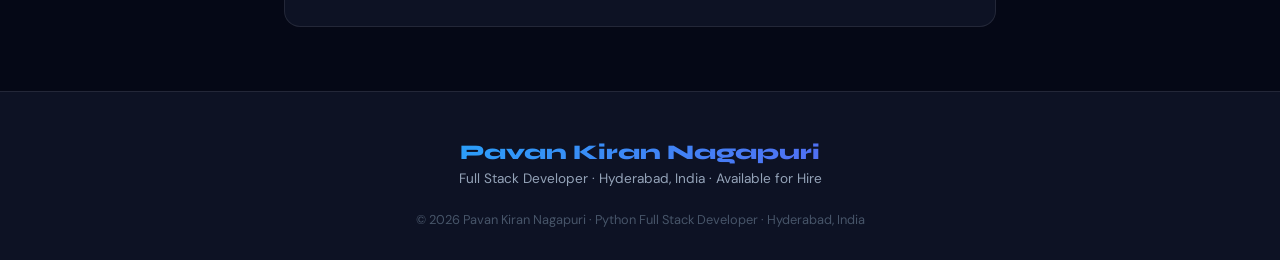
<file: blog/tailwind-css-vs-bootstrap-react-2026.html>
<!DOCTYPE html>
<html lang="en">
<head>
  <meta charset="UTF-8" />
  <meta name="viewport" content="width=device-width, initial-scale=1.0" />
  <title>Tailwind CSS vs Bootstrap — Which is Better for React Projects in 2026? | Pavan Kiran</title>
  <meta name="description" content="Tailwind CSS vs Bootstrap for React in 2026. Setup, performance, customization, learning curve, and a verdict from a developer who has used both in production." />
  <meta name="author" content="Pavan Kiran Nagapuri" />
  <meta name="robots" content="index, follow" />
  <link rel="canonical" href="https://pavankiran.netlify.app/blog/tailwind-css-vs-bootstrap-react-2026" />
  <meta property="og:title" content="Tailwind CSS vs Bootstrap — Which is Better for React Projects in 2026?" />
  <meta property="og:description" content="Setup, performance, customization, learning curve, and a verdict from a developer who has used both in production." />
  <meta property="og:type" content="article" />
  <meta property="og:url" content="https://pavankiran.netlify.app/blog/tailwind-css-vs-bootstrap-react-2026" />
  <meta property="og:image" content="https://pavankiran.netlify.app/assets/images/Pavan-porfil.webp" />
  <meta name="twitter:card" content="summary_large_image" />
  <meta name="twitter:title" content="Tailwind CSS vs Bootstrap for React — 2026 Verdict" />
  <meta name="twitter:image" content="https://pavankiran.netlify.app/assets/images/Pavan-porfil.webp" />
  <script type="application/ld+json">
  {
    "@context": "https://schema.org",
    "@type": "BlogPosting",
    "headline": "Tailwind CSS vs Bootstrap — Which is Better for React Projects in 2026?",
    "description": "Tailwind CSS vs Bootstrap for React in 2026. Setup, performance, customization, learning curve, and a verdict from a developer who has used both.",
    "image": "https://pavankiran.netlify.app/assets/images/Pavan-porfil.webp",
    "author": { "@type": "Person", "name": "Pavan Kiran Nagapuri", "url": "https://pavankiran.netlify.app/" },
    "publisher": { "@type": "Person", "name": "Pavan Kiran Nagapuri", "url": "https://pavankiran.netlify.app/" },
    "datePublished": "2026-04-10",
    "dateModified": "2026-04-17",
    "mainEntityOfPage": { "@type": "WebPage", "@id": "https://pavankiran.netlify.app/blog/tailwind-css-vs-bootstrap-react-2026" },
    "keywords": "tailwind css vs bootstrap react 2026, tailwind css react developer india, tailwind vs bootstrap comparison"
  }
  </script>
  <script type="application/ld+json">
  {
    "@context": "https://schema.org",
    "@type": "BreadcrumbList",
    "itemListElement": [
      { "@type": "ListItem", "position": 1, "name": "Home", "item": "https://pavankiran.netlify.app/" },
      { "@type": "ListItem", "position": 2, "name": "Blog", "item": "https://pavankiran.netlify.app/#blog" },
      { "@type": "ListItem", "position": 3, "name": "Tailwind CSS vs Bootstrap for React 2026", "item": "https://pavankiran.netlify.app/blog/tailwind-css-vs-bootstrap-react-2026" }
    ]
  }
  </script>
  <link rel="icon" href="/assets/icons/favicon.ico" type="image/x-icon">
  <link rel="preconnect" href="https://fonts.googleapis.com">
  <link rel="preconnect" href="https://fonts.gstatic.com" crossorigin>
  <link href="https://fonts.googleapis.com/css2?family=Syne:wght@400;600;700;800&family=DM+Sans:wght@300;400;500&display=swap" rel="stylesheet">
  <link rel="stylesheet" href="https://cdnjs.cloudflare.com/ajax/libs/font-awesome/6.5.0/css/all.min.css" />
  <link rel="stylesheet" href="/css/style.css">
  <link rel="stylesheet" href="/css/blog.css">
</head>
<body>
  <nav id="navbar">
    <div class="logo" onclick="window.location.href='/'">PK.</div>
    <ul class="nav-links">
      <li><a href="/#about">About</a></li>
      <li><a href="/#projects">Projects</a></li>
      <li><a href="/#services">Services</a></li>
      <li><a href="/#blog">Blog</a></li>
      <li><a href="/#contact">Contact</a></li>
    </ul>
    <div class="nav-right"><a href="/#contact" class="hire-btn">Hire Me</a></div>
  </nav>

  <main class="blog-page">
    <a href="/#blog" class="back-link"><i class="fas fa-arrow-left"></i> Back to Blog</a>
    <div class="post-tag">CSS · React · Frontend</div>
    <h1>Tailwind CSS vs Bootstrap — Which is Better for React Projects in 2026?</h1>
    <div class="post-meta">
      <span><i class="fas fa-user"></i> Pavan Kiran Nagapuri</span>
      <span><i class="fas fa-calendar"></i> April 10, 2026</span>
      <span><i class="fas fa-clock"></i> 6 min read</span>
    </div>

    <div class="post-body">
      <p>I've used both Tailwind CSS and Bootstrap in production React projects. Bootstrap in my early projects, Tailwind in everything since. The debate is real — both have genuine strengths. Here's an honest comparison to help you pick the right one for your next project.</p>

      <h2>Setup Comparison</h2>
      <p><strong>Bootstrap:</strong> Add one CDN link or <code>npm install bootstrap</code>. Import it in your main file. Done. You're styling in 2 minutes.</p>
      <pre><code>npm install bootstrap
// In main.jsx or App.jsx:
import 'bootstrap/dist/css/bootstrap.min.css';</code></pre>

      <p><strong>Tailwind CSS:</strong> Slightly more setup — install, configure <code>tailwind.config.js</code>, add directives to your CSS file. Takes about 5 minutes but gives you much more control.</p>
      <pre><code>npm install -D tailwindcss postcss autoprefixer
npx tailwindcss init -p</code></pre>
      <p>Then add to your CSS: <code>@tailwind base; @tailwind components; @tailwind utilities;</code></p>
      <p><strong>Winner: Bootstrap</strong> — faster to get started, especially for beginners.</p>

      <h2>Performance</h2>
      <p><strong>Bootstrap:</strong> The full Bootstrap CSS is ~150KB. Even if you only use 10% of it, you're loading all of it (unless you configure PurgeCSS manually).</p>
      <p><strong>Tailwind CSS:</strong> Tailwind's JIT (Just-In-Time) compiler only generates CSS for the classes you actually use. A typical production build is 5–15KB. That's a massive difference for page load speed.</p>
      <p><strong>Winner: Tailwind CSS</strong> — significantly smaller bundle size in production.</p>

      <h2>Customization</h2>
      <p><strong>Bootstrap:</strong> Comes with a pre-built design system — buttons, cards, navbars, modals. Great for getting something that looks decent quickly. But overriding Bootstrap's defaults is painful. You end up fighting the framework with <code>!important</code> hacks.</p>
      <p><strong>Tailwind CSS:</strong> No pre-built components — you build everything from utility classes. More work upfront, but the result is completely custom. Your site doesn't look like every other Bootstrap site.</p>
      <p><strong>Winner: Tailwind CSS</strong> — for custom designs. Bootstrap if you want pre-built components fast.</p>

      <h2>Learning Curve</h2>
      <p><strong>Bootstrap:</strong> Easier to learn. The class names are semantic (<code>btn-primary</code>, <code>col-md-6</code>). You can read Bootstrap HTML and understand what it does.</p>
      <p><strong>Tailwind CSS:</strong> Steeper initial curve. Class names like <code>flex items-center justify-between px-4 py-2 bg-blue-500 hover:bg-blue-600 rounded-lg text-white font-semibold</code> look overwhelming at first. But after a week, it becomes muscle memory and you're faster than Bootstrap.</p>
      <p><strong>Winner: Bootstrap</strong> — for beginners. Tailwind wins long-term once you're past the learning curve.</p>

      <h2>My Personal Experience with Both</h2>
      <p>I used Bootstrap for my first 3–4 projects. It was great for getting things done quickly. But every project started looking the same — the Bootstrap "look" is recognizable. Clients noticed.</p>
      <p>I switched to Tailwind CSS for my <a href="https://goride-0ydm.onrender.com/" target="_blank" rel="noopener noreferrer">GoRide app</a> and haven't looked back. The initial learning curve was real — about a week of feeling slow. After that, I was faster than Bootstrap. The bundle size is smaller, the designs are more unique, and the developer experience in React is excellent (utility classes pair naturally with JSX).</p>
      <p>My portfolio site uses custom CSS (no framework) because for a single-page site, even Tailwind is overkill.</p>

      <h2>Winner + Use Cases</h2>
      <ul>
        <li><strong>Use Tailwind CSS when:</strong> building a custom-designed React app, you care about performance, you want a unique look, or you're working on a long-term project</li>
        <li><strong>Use Bootstrap when:</strong> you need to prototype fast, you're a beginner, you need pre-built components (modals, dropdowns), or the project is short-term</li>
        <li><strong>Use neither when:</strong> building a simple static site — plain CSS is faster and lighter than any framework</li>
      </ul>
      <p>In 2026, Tailwind CSS is the industry standard for new React projects. If you're learning frontend development today, learn Tailwind. Bootstrap knowledge is still useful, but Tailwind is where the ecosystem is moving.</p>

      <hr class="blog-divider">
      <div class="cta-box">
        <h3>Need a React + Tailwind CSS Project Built?</h3>
        <p>I build fast, custom-designed React applications for startups and businesses in Hyderabad and across India.</p>
        <a href="/#contact" class="btn-primary"><i class="fas fa-envelope"></i> Let's Talk</a>
      </div>
    </div>
  </main>

  <footer role="contentinfo">
    <div class="footer-name">Pavan Kiran Nagapuri</div>
    <div class="footer-role">Full Stack Developer · Hyderabad, India · Available for Hire</div>
    <div class="copyright">&copy; 2026 Pavan Kiran Nagapuri · Python Full Stack Developer · Hyderabad, India</div>
  </footer>
  <script>
    const nav = document.getElementById('navbar');
    window.addEventListener('scroll', () => nav.classList.toggle('scrolled', window.scrollY > 80));
  </script>
</body>
</html>
</file>
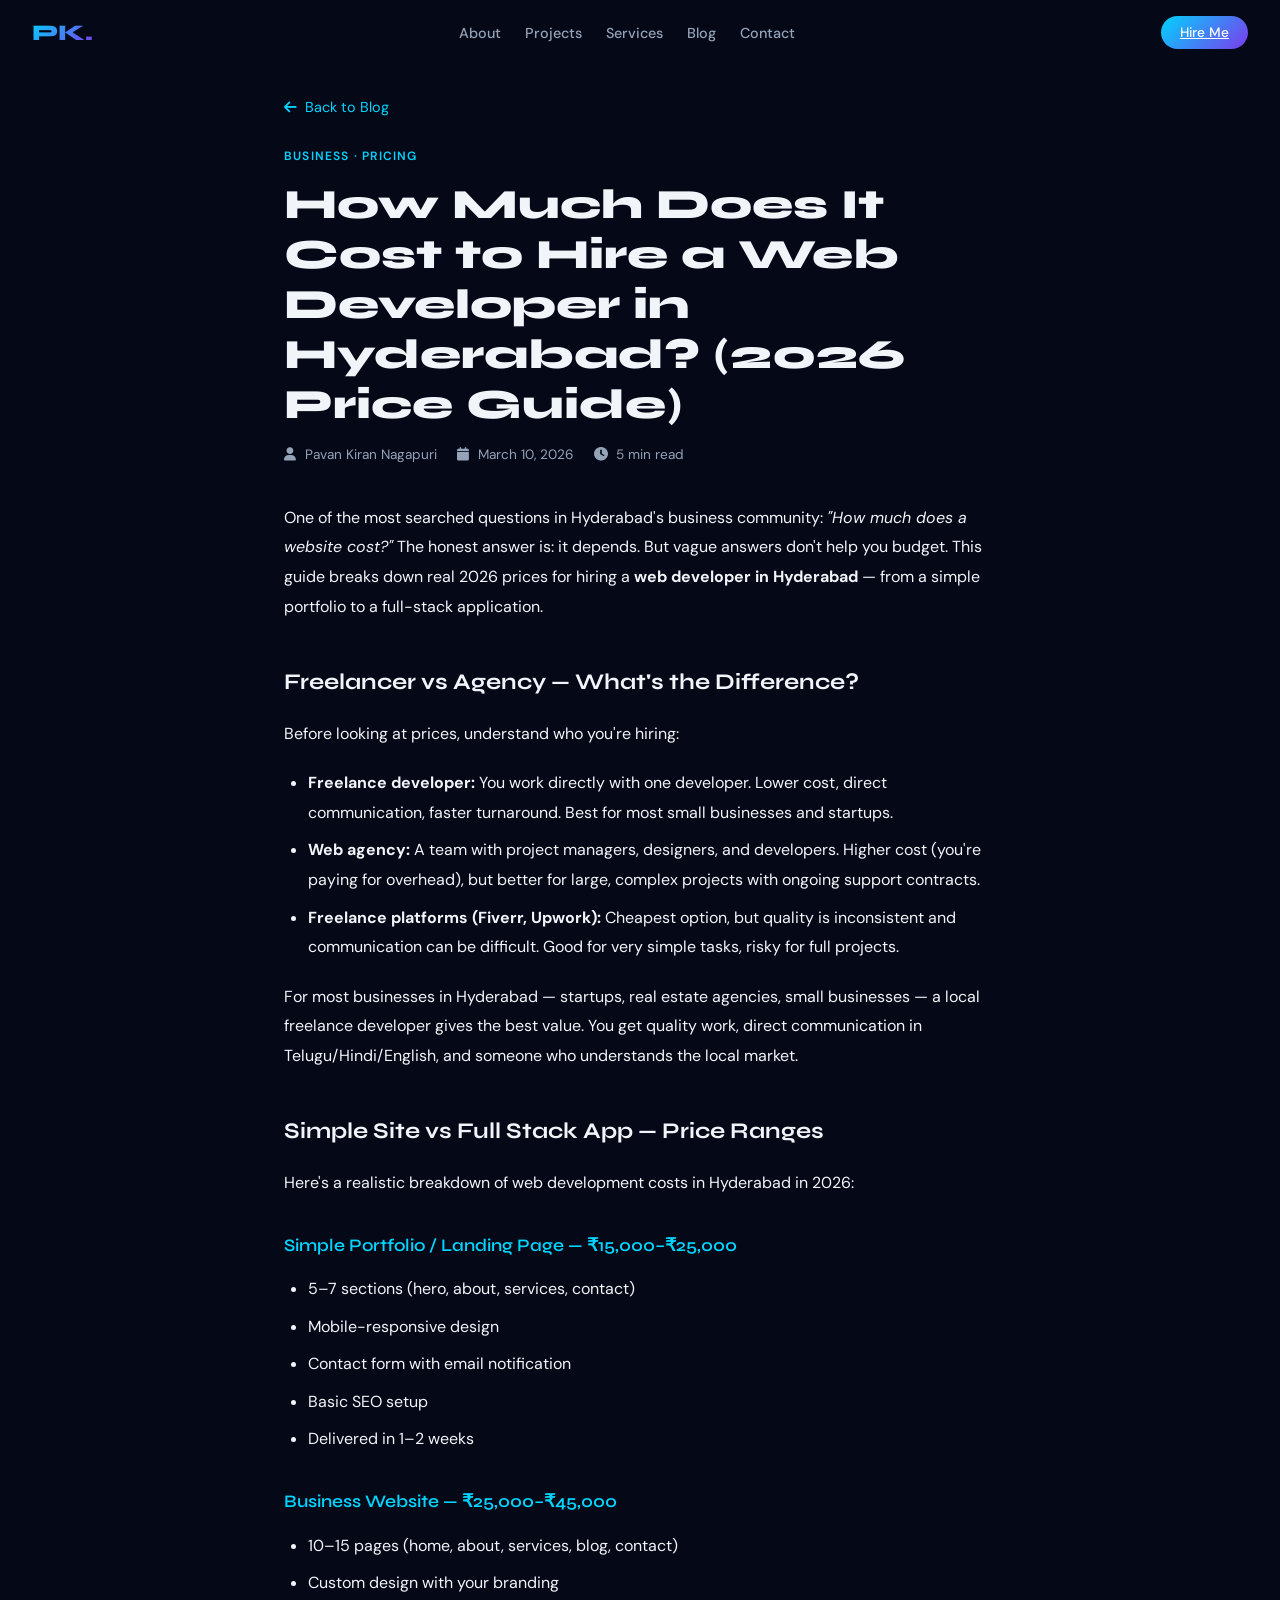
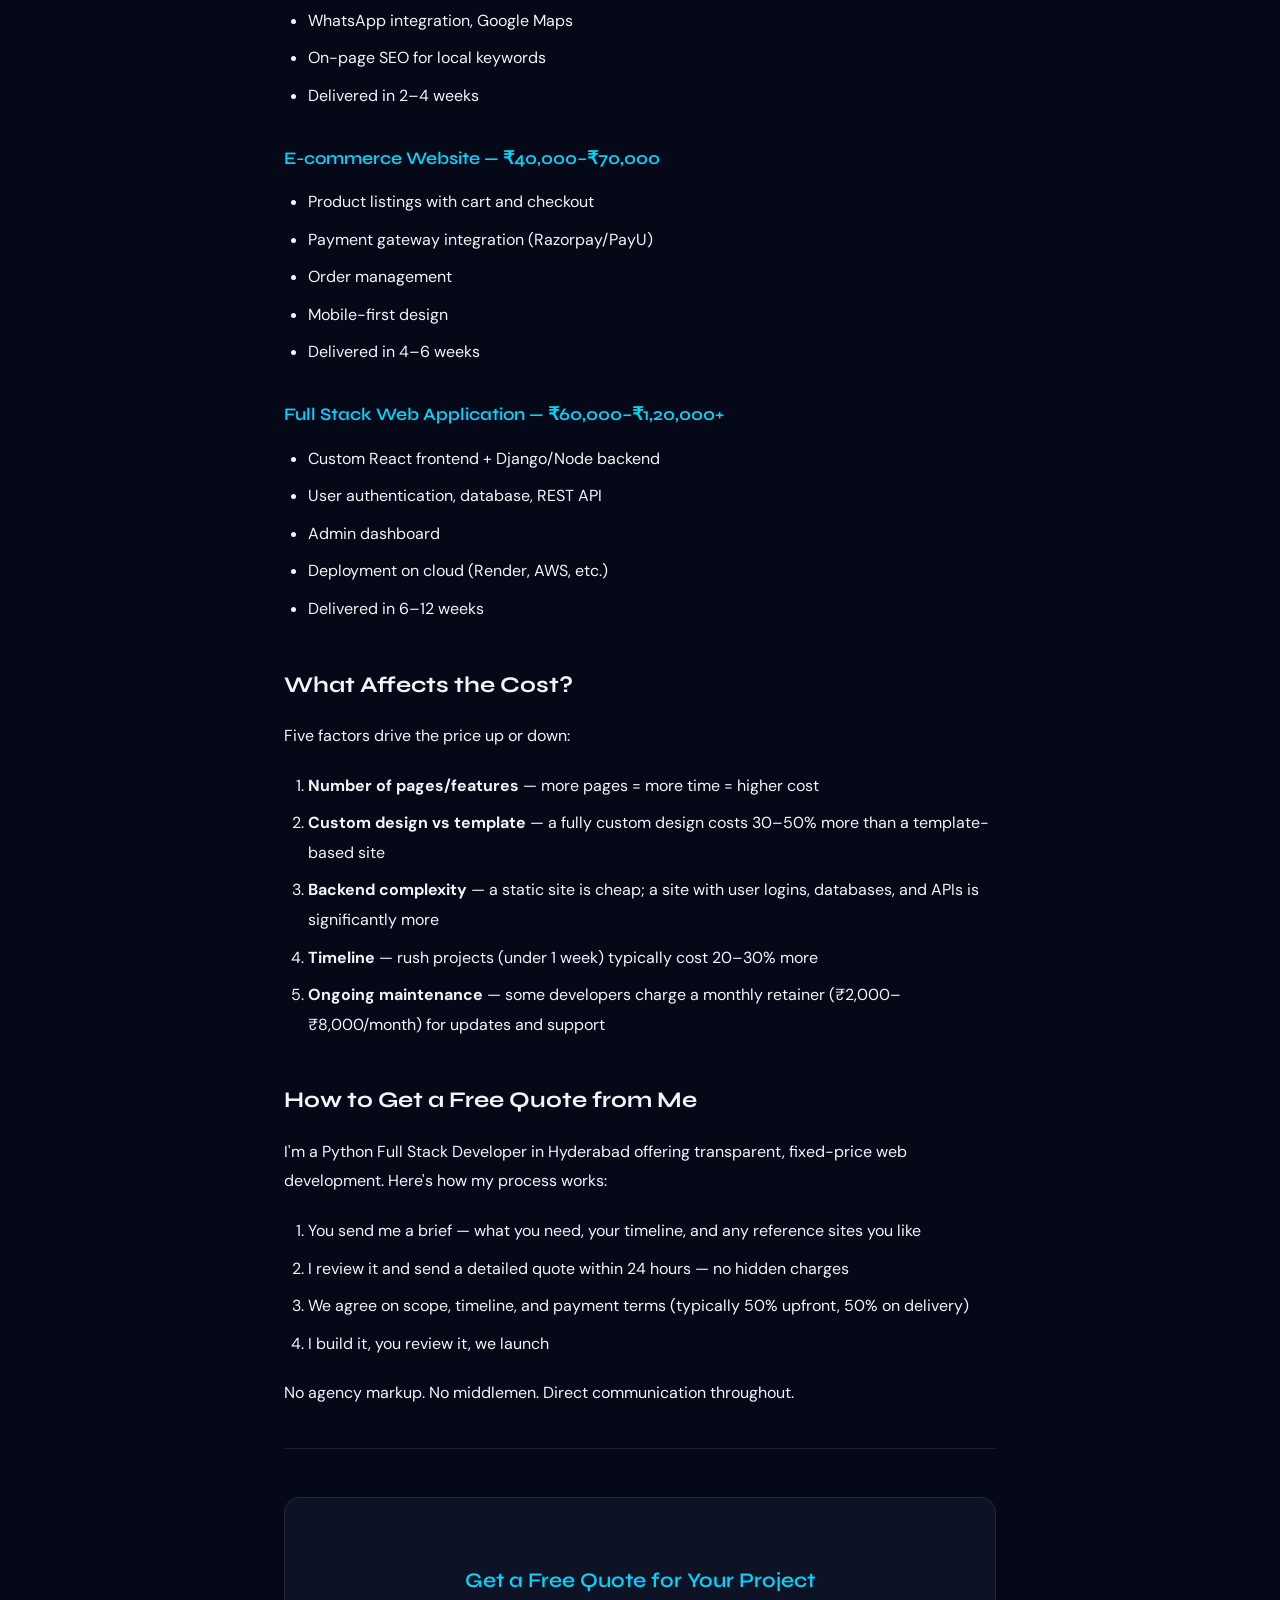
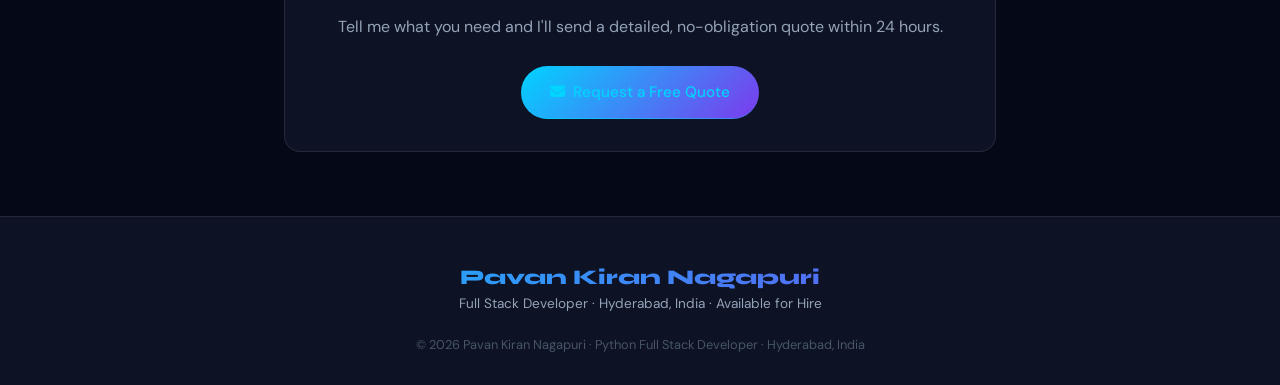
<file: blog/web-developer-cost-hyderabad.html>
<!DOCTYPE html>
<html lang="en">
<head>
  <meta charset="UTF-8" />
  <meta name="viewport" content="width=device-width, initial-scale=1.0" />
  <title>How Much Does It Cost to Hire a Web Developer in Hyderabad? (2026 Price Guide) | Pavan Kiran</title>
  <meta name="description" content="Complete 2026 price guide for hiring a web developer in Hyderabad. Freelancer vs agency, simple site vs full stack app, price ranges ₹15K–₹80K, and what affects the cost." />
  <meta name="author" content="Pavan Kiran Nagapuri" />
  <meta name="robots" content="index, follow" />
  <link rel="canonical" href="https://pavankiran.netlify.app/blog/web-developer-cost-hyderabad" />
  <meta property="og:title" content="How Much Does It Cost to Hire a Web Developer in Hyderabad? (2026 Price Guide)" />
  <meta property="og:description" content="2026 price guide: freelancer vs agency, simple site vs full stack app, ₹15K–₹80K ranges, and what affects the cost." />
  <meta property="og:type" content="article" />
  <meta property="og:url" content="https://pavankiran.netlify.app/blog/web-developer-cost-hyderabad" />
  <meta property="og:image" content="https://pavankiran.netlify.app/assets/images/Pavan-porfil.webp" />
  <meta name="twitter:card" content="summary_large_image" />
  <meta name="twitter:title" content="Web Developer Cost in Hyderabad — 2026 Price Guide" />
  <meta name="twitter:image" content="https://pavankiran.netlify.app/assets/images/Pavan-porfil.webp" />
  <script type="application/ld+json">
  {
    "@context": "https://schema.org",
    "@type": "BlogPosting",
    "headline": "How Much Does It Cost to Hire a Web Developer in Hyderabad? (2026 Price Guide)",
    "description": "Complete 2026 price guide for hiring a web developer in Hyderabad. Freelancer vs agency, price ranges, and what affects the cost.",
    "image": "https://pavankiran.netlify.app/assets/images/Pavan-porfil.webp",
    "author": { "@type": "Person", "name": "Pavan Kiran Nagapuri", "url": "https://pavankiran.netlify.app/" },
    "publisher": { "@type": "Person", "name": "Pavan Kiran Nagapuri", "url": "https://pavankiran.netlify.app/" },
    "datePublished": "2026-03-10",
    "dateModified": "2026-04-17",
    "mainEntityOfPage": { "@type": "WebPage", "@id": "https://pavankiran.netlify.app/blog/web-developer-cost-hyderabad" },
    "keywords": "web developer cost hyderabad, hire developer hyderabad price, web development cost hyderabad startup, affordable web developer hyderabad"
  }
  </script>
  <script type="application/ld+json">
  {
    "@context": "https://schema.org",
    "@type": "BreadcrumbList",
    "itemListElement": [
      { "@type": "ListItem", "position": 1, "name": "Home", "item": "https://pavankiran.netlify.app/" },
      { "@type": "ListItem", "position": 2, "name": "Blog", "item": "https://pavankiran.netlify.app/#blog" },
      { "@type": "ListItem", "position": 3, "name": "How Much Does It Cost to Hire a Web Developer in Hyderabad?", "item": "https://pavankiran.netlify.app/blog/web-developer-cost-hyderabad" }
    ]
  }
  </script>
  <link rel="icon" href="/assets/icons/favicon.ico" type="image/x-icon">
  <link rel="preconnect" href="https://fonts.googleapis.com">
  <link rel="preconnect" href="https://fonts.gstatic.com" crossorigin>
  <link href="https://fonts.googleapis.com/css2?family=Syne:wght@400;600;700;800&family=DM+Sans:wght@300;400;500&display=swap" rel="stylesheet">
  <link rel="stylesheet" href="https://cdnjs.cloudflare.com/ajax/libs/font-awesome/6.5.0/css/all.min.css" />
  <link rel="stylesheet" href="/css/style.css">
  <link rel="stylesheet" href="/css/blog.css">
</head>
<body>
  <nav id="navbar">
    <div class="logo" onclick="window.location.href='/'">PK.</div>
    <ul class="nav-links">
      <li><a href="/#about">About</a></li>
      <li><a href="/#projects">Projects</a></li>
      <li><a href="/#services">Services</a></li>
      <li><a href="/#blog">Blog</a></li>
      <li><a href="/#contact">Contact</a></li>
    </ul>
    <div class="nav-right"><a href="/#contact" class="hire-btn">Hire Me</a></div>
  </nav>

  <main class="blog-page">
    <a href="/#blog" class="back-link"><i class="fas fa-arrow-left"></i> Back to Blog</a>
    <div class="post-tag">Business · Pricing</div>
    <h1>How Much Does It Cost to Hire a Web Developer in Hyderabad? (2026 Price Guide)</h1>
    <div class="post-meta">
      <span><i class="fas fa-user"></i> Pavan Kiran Nagapuri</span>
      <span><i class="fas fa-calendar"></i> March 10, 2026</span>
      <span><i class="fas fa-clock"></i> 5 min read</span>
    </div>

    <div class="post-body">
      <p>One of the most searched questions in Hyderabad's business community: <em>"How much does a website cost?"</em> The honest answer is: it depends. But vague answers don't help you budget. This guide breaks down real 2026 prices for hiring a <strong>web developer in Hyderabad</strong> — from a simple portfolio to a full-stack application.</p>

      <h2>Freelancer vs Agency — What's the Difference?</h2>
      <p>Before looking at prices, understand who you're hiring:</p>
      <ul>
        <li><strong>Freelance developer:</strong> You work directly with one developer. Lower cost, direct communication, faster turnaround. Best for most small businesses and startups.</li>
        <li><strong>Web agency:</strong> A team with project managers, designers, and developers. Higher cost (you're paying for overhead), but better for large, complex projects with ongoing support contracts.</li>
        <li><strong>Freelance platforms (Fiverr, Upwork):</strong> Cheapest option, but quality is inconsistent and communication can be difficult. Good for very simple tasks, risky for full projects.</li>
      </ul>
      <p>For most businesses in Hyderabad — startups, real estate agencies, small businesses — a local freelance developer gives the best value. You get quality work, direct communication in Telugu/Hindi/English, and someone who understands the local market.</p>

      <h2>Simple Site vs Full Stack App — Price Ranges</h2>
      <p>Here's a realistic breakdown of web development costs in Hyderabad in 2026:</p>

      <h3>Simple Portfolio / Landing Page — ₹15,000–₹25,000</h3>
      <ul>
        <li>5–7 sections (hero, about, services, contact)</li>
        <li>Mobile-responsive design</li>
        <li>Contact form with email notification</li>
        <li>Basic SEO setup</li>
        <li>Delivered in 1–2 weeks</li>
      </ul>

      <h3>Business Website — ₹25,000–₹45,000</h3>
      <ul>
        <li>10–15 pages (home, about, services, blog, contact)</li>
        <li>Custom design with your branding</li>
        <li>WhatsApp integration, Google Maps</li>
        <li>On-page SEO for local keywords</li>
        <li>Delivered in 2–4 weeks</li>
      </ul>

      <h3>E-commerce Website — ₹40,000–₹70,000</h3>
      <ul>
        <li>Product listings with cart and checkout</li>
        <li>Payment gateway integration (Razorpay/PayU)</li>
        <li>Order management</li>
        <li>Mobile-first design</li>
        <li>Delivered in 4–6 weeks</li>
      </ul>

      <h3>Full Stack Web Application — ₹60,000–₹1,20,000+</h3>
      <ul>
        <li>Custom React frontend + Django/Node backend</li>
        <li>User authentication, database, REST API</li>
        <li>Admin dashboard</li>
        <li>Deployment on cloud (Render, AWS, etc.)</li>
        <li>Delivered in 6–12 weeks</li>
      </ul>

      <h2>What Affects the Cost?</h2>
      <p>Five factors drive the price up or down:</p>
      <ol>
        <li><strong>Number of pages/features</strong> — more pages = more time = higher cost</li>
        <li><strong>Custom design vs template</strong> — a fully custom design costs 30–50% more than a template-based site</li>
        <li><strong>Backend complexity</strong> — a static site is cheap; a site with user logins, databases, and APIs is significantly more</li>
        <li><strong>Timeline</strong> — rush projects (under 1 week) typically cost 20–30% more</li>
        <li><strong>Ongoing maintenance</strong> — some developers charge a monthly retainer (₹2,000–₹8,000/month) for updates and support</li>
      </ol>

      <h2>How to Get a Free Quote from Me</h2>
      <p>I'm a Python Full Stack Developer in Hyderabad offering transparent, fixed-price web development. Here's how my process works:</p>
      <ol>
        <li>You send me a brief — what you need, your timeline, and any reference sites you like</li>
        <li>I review it and send a detailed quote within 24 hours — no hidden charges</li>
        <li>We agree on scope, timeline, and payment terms (typically 50% upfront, 50% on delivery)</li>
        <li>I build it, you review it, we launch</li>
      </ol>
      <p>No agency markup. No middlemen. Direct communication throughout.</p>

      <hr class="blog-divider">
      <div class="cta-box">
        <h3>Get a Free Quote for Your Project</h3>
        <p>Tell me what you need and I'll send a detailed, no-obligation quote within 24 hours.</p>
        <a href="/#contact" class="btn-primary"><i class="fas fa-envelope"></i> Request a Free Quote</a>
      </div>
    </div>
  </main>

  <footer role="contentinfo">
    <div class="footer-name">Pavan Kiran Nagapuri</div>
    <div class="footer-role">Full Stack Developer · Hyderabad, India · Available for Hire</div>
    <div class="copyright">&copy; 2026 Pavan Kiran Nagapuri · Python Full Stack Developer · Hyderabad, India</div>
  </footer>
  <script>
    const nav = document.getElementById('navbar');
    window.addEventListener('scroll', () => nav.classList.toggle('scrolled', window.scrollY > 80));
  </script>
</body>
</html>
</file>
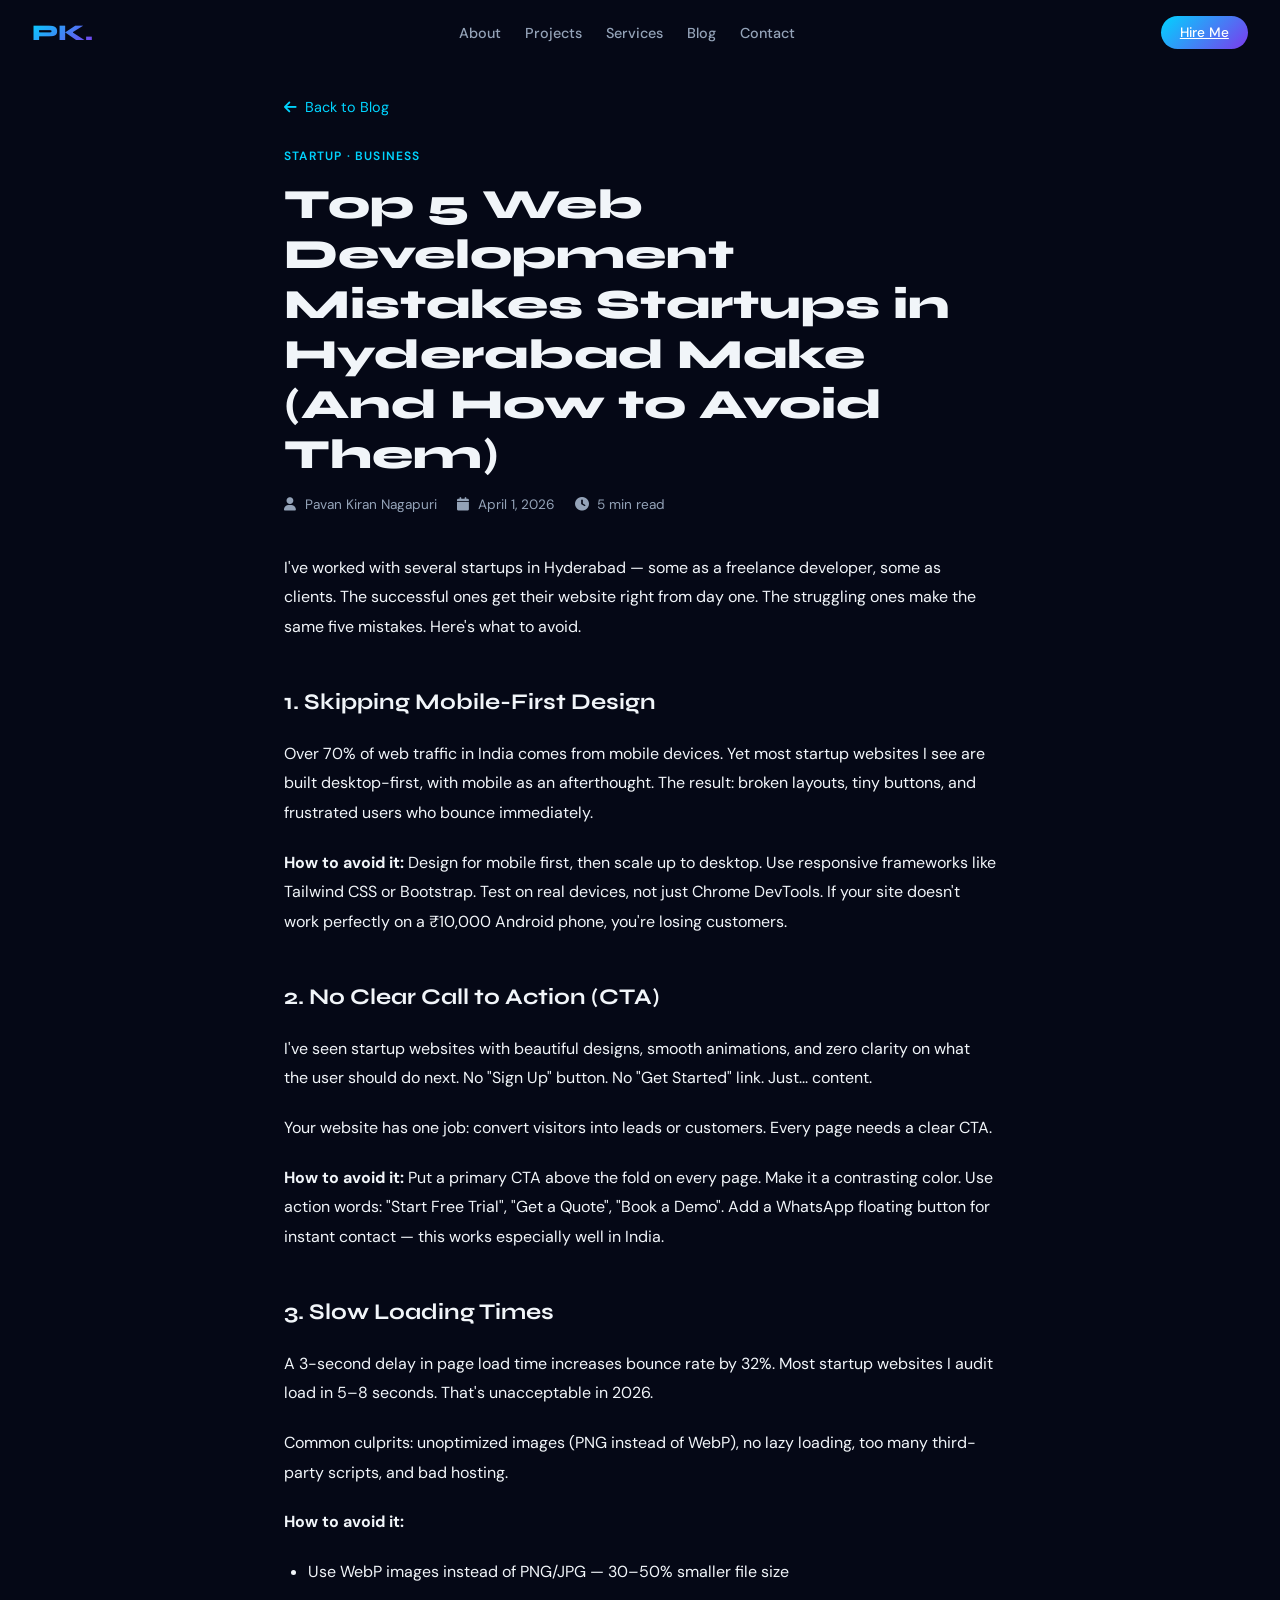
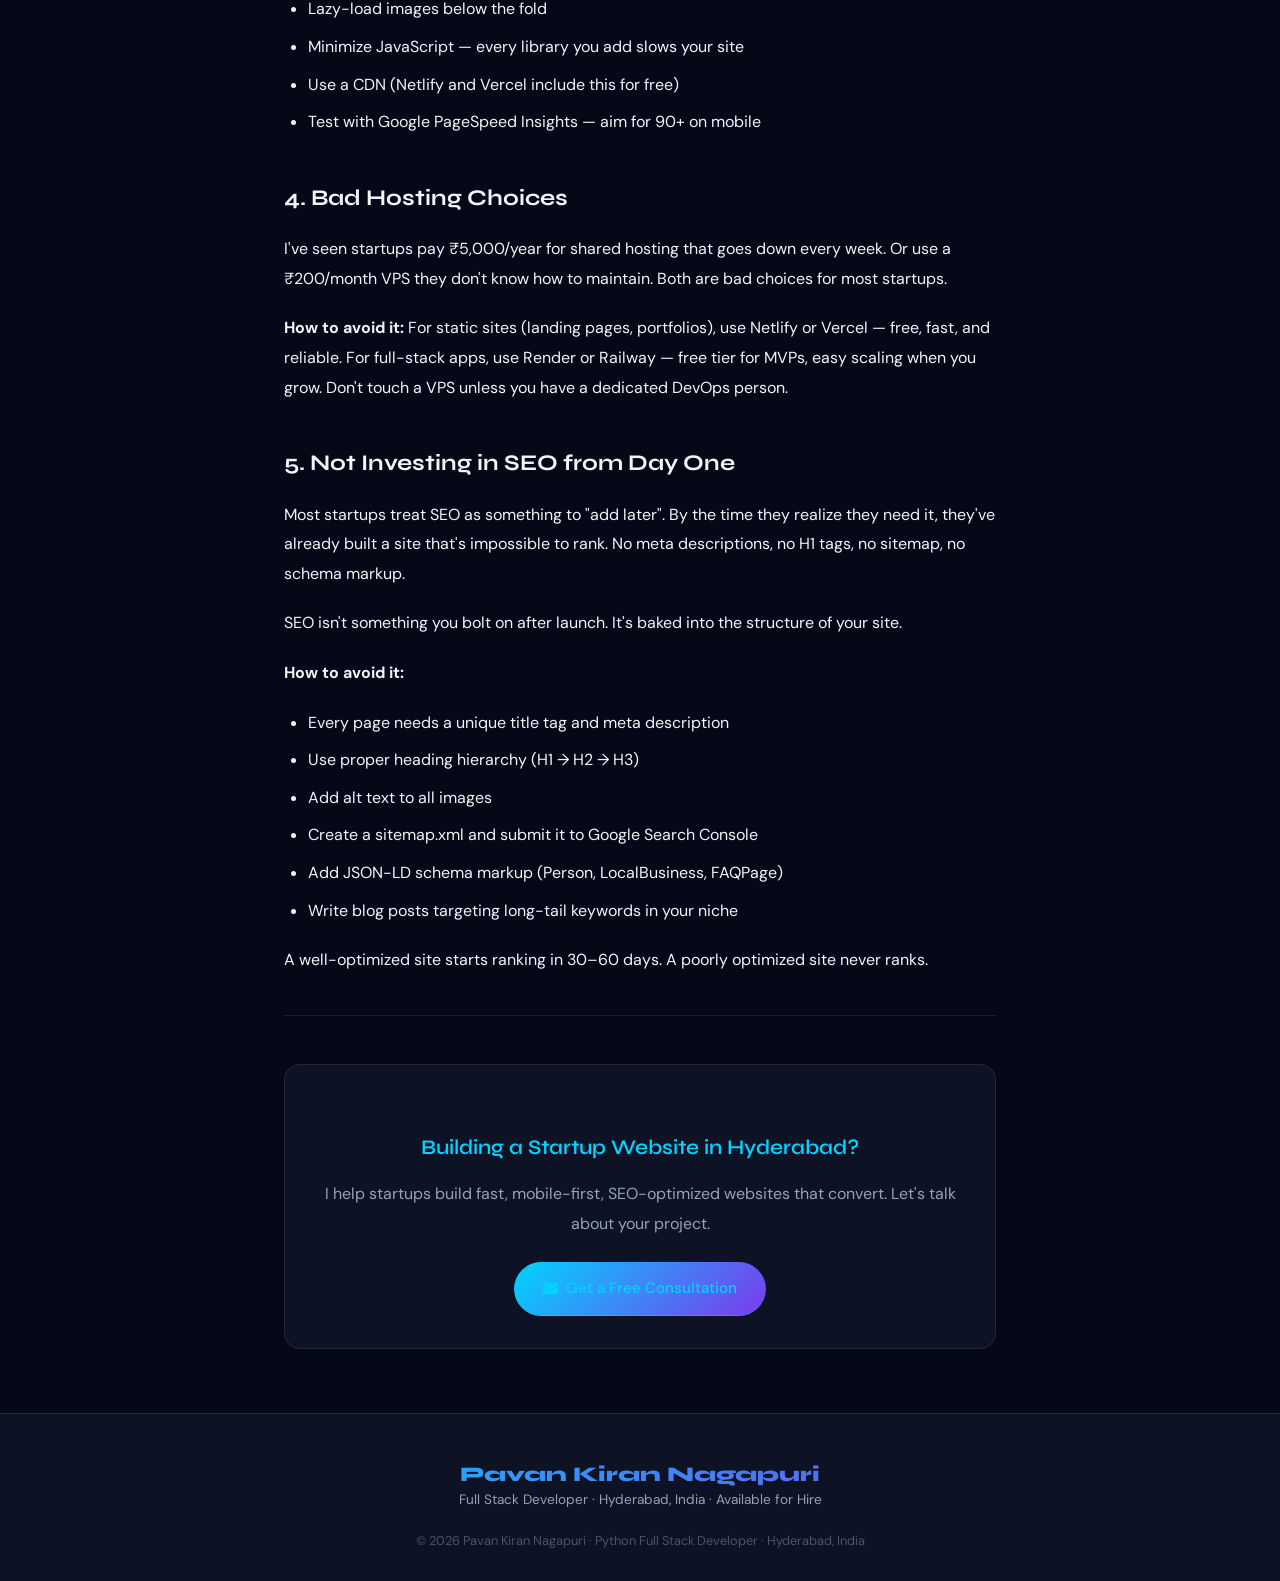
<file: blog/web-development-mistakes-startups-hyderabad.html>
<!DOCTYPE html>
<html lang="en">
<head>
  <meta charset="UTF-8" />
  <meta name="viewport" content="width=device-width, initial-scale=1.0" />
  <title>Top 5 Web Development Mistakes Startups in Hyderabad Make (And How to Avoid Them) | Pavan Kiran</title>
  <meta name="description" content="Common web development mistakes Hyderabad startups make: skipping mobile-first, no clear CTA, slow loading, bad hosting, not investing in SEO. How to avoid them." />
  <meta name="author" content="Pavan Kiran Nagapuri" />
  <meta name="robots" content="index, follow" />
  <link rel="canonical" href="https://pavankiran.netlify.app/blog/web-development-mistakes-startups-hyderabad" />
  <meta property="og:title" content="Top 5 Web Development Mistakes Startups in Hyderabad Make" />
  <meta property="og:description" content="Common web development mistakes Hyderabad startups make and how to avoid them." />
  <meta property="og:type" content="article" />
  <meta property="og:url" content="https://pavankiran.netlify.app/blog/web-development-mistakes-startups-hyderabad" />
  <meta property="og:image" content="https://pavankiran.netlify.app/assets/images/Pavan-porfil.webp" />
  <meta name="twitter:card" content="summary_large_image" />
  <meta name="twitter:title" content="Top 5 Web Development Mistakes Startups in Hyderabad Make" />
  <meta name="twitter:image" content="https://pavankiran.netlify.app/assets/images/Pavan-porfil.webp" />
  <script type="application/ld+json">
  {
    "@context": "https://schema.org",
    "@type": "BlogPosting",
    "headline": "Top 5 Web Development Mistakes Startups in Hyderabad Make (And How to Avoid Them)",
    "description": "Common web development mistakes Hyderabad startups make: skipping mobile-first, no clear CTA, slow loading, bad hosting, not investing in SEO.",
    "image": "https://pavankiran.netlify.app/assets/images/Pavan-porfil.webp",
    "author": { "@type": "Person", "name": "Pavan Kiran Nagapuri", "url": "https://pavankiran.netlify.app/" },
    "publisher": { "@type": "Person", "name": "Pavan Kiran Nagapuri", "url": "https://pavankiran.netlify.app/" },
    "datePublished": "2026-04-01",
    "dateModified": "2026-04-17",
    "mainEntityOfPage": { "@type": "WebPage", "@id": "https://pavankiran.netlify.app/blog/web-development-mistakes-startups-hyderabad" },
    "keywords": "web development mistakes startups india, startup website hyderabad, web development cost hyderabad startup"
  }
  </script>
  <script type="application/ld+json">
  {
    "@context": "https://schema.org",
    "@type": "BreadcrumbList",
    "itemListElement": [
      { "@type": "ListItem", "position": 1, "name": "Home", "item": "https://pavankiran.netlify.app/" },
      { "@type": "ListItem", "position": 2, "name": "Blog", "item": "https://pavankiran.netlify.app/#blog" },
      { "@type": "ListItem", "position": 3, "name": "Top 5 Web Development Mistakes Startups Make", "item": "https://pavankiran.netlify.app/blog/web-development-mistakes-startups-hyderabad" }
    ]
  }
  </script>
  <link rel="icon" href="/assets/icons/favicon.ico" type="image/x-icon">
  <link rel="preconnect" href="https://fonts.googleapis.com">
  <link rel="preconnect" href="https://fonts.gstatic.com" crossorigin>
  <link href="https://fonts.googleapis.com/css2?family=Syne:wght@400;600;700;800&family=DM+Sans:wght@300;400;500&display=swap" rel="stylesheet">
  <link rel="stylesheet" href="https://cdnjs.cloudflare.com/ajax/libs/font-awesome/6.5.0/css/all.min.css" />
  <link rel="stylesheet" href="/css/style.css">
  <link rel="stylesheet" href="/css/blog.css">
</head>
<body>
  <nav id="navbar">
    <div class="logo" onclick="window.location.href='/'">PK.</div>
    <ul class="nav-links">
      <li><a href="/#about">About</a></li>
      <li><a href="/#projects">Projects</a></li>
      <li><a href="/#services">Services</a></li>
      <li><a href="/#blog">Blog</a></li>
      <li><a href="/#contact">Contact</a></li>
    </ul>
    <div class="nav-right"><a href="/#contact" class="hire-btn">Hire Me</a></div>
  </nav>

  <main class="blog-page">
    <a href="/#blog" class="back-link"><i class="fas fa-arrow-left"></i> Back to Blog</a>
    <div class="post-tag">Startup · Business</div>
    <h1>Top 5 Web Development Mistakes Startups in Hyderabad Make (And How to Avoid Them)</h1>
    <div class="post-meta">
      <span><i class="fas fa-user"></i> Pavan Kiran Nagapuri</span>
      <span><i class="fas fa-calendar"></i> April 1, 2026</span>
      <span><i class="fas fa-clock"></i> 5 min read</span>
    </div>

    <div class="post-body">
      <p>I've worked with several startups in Hyderabad — some as a freelance developer, some as clients. The successful ones get their website right from day one. The struggling ones make the same five mistakes. Here's what to avoid.</p>

      <h2>1. Skipping Mobile-First Design</h2>
      <p>Over 70% of web traffic in India comes from mobile devices. Yet most startup websites I see are built desktop-first, with mobile as an afterthought. The result: broken layouts, tiny buttons, and frustrated users who bounce immediately.</p>
      <p><strong>How to avoid it:</strong> Design for mobile first, then scale up to desktop. Use responsive frameworks like Tailwind CSS or Bootstrap. Test on real devices, not just Chrome DevTools. If your site doesn't work perfectly on a ₹10,000 Android phone, you're losing customers.</p>

      <h2>2. No Clear Call to Action (CTA)</h2>
      <p>I've seen startup websites with beautiful designs, smooth animations, and zero clarity on what the user should do next. No "Sign Up" button. No "Get Started" link. Just... content.</p>
      <p>Your website has one job: convert visitors into leads or customers. Every page needs a clear CTA.</p>
      <p><strong>How to avoid it:</strong> Put a primary CTA above the fold on every page. Make it a contrasting color. Use action words: "Start Free Trial", "Get a Quote", "Book a Demo". Add a WhatsApp floating button for instant contact — this works especially well in India.</p>

      <h2>3. Slow Loading Times</h2>
      <p>A 3-second delay in page load time increases bounce rate by 32%. Most startup websites I audit load in 5–8 seconds. That's unacceptable in 2026.</p>
      <p>Common culprits: unoptimized images (PNG instead of WebP), no lazy loading, too many third-party scripts, and bad hosting.</p>
      <p><strong>How to avoid it:</strong></p>
      <ul>
        <li>Use WebP images instead of PNG/JPG — 30–50% smaller file size</li>
        <li>Lazy-load images below the fold</li>
        <li>Minimize JavaScript — every library you add slows your site</li>
        <li>Use a CDN (Netlify and Vercel include this for free)</li>
        <li>Test with Google PageSpeed Insights — aim for 90+ on mobile</li>
      </ul>

      <h2>4. Bad Hosting Choices</h2>
      <p>I've seen startups pay ₹5,000/year for shared hosting that goes down every week. Or use a ₹200/month VPS they don't know how to maintain. Both are bad choices for most startups.</p>
      <p><strong>How to avoid it:</strong> For static sites (landing pages, portfolios), use Netlify or Vercel — free, fast, and reliable. For full-stack apps, use Render or Railway — free tier for MVPs, easy scaling when you grow. Don't touch a VPS unless you have a dedicated DevOps person.</p>

      <h2>5. Not Investing in SEO from Day One</h2>
      <p>Most startups treat SEO as something to "add later". By the time they realize they need it, they've already built a site that's impossible to rank. No meta descriptions, no H1 tags, no sitemap, no schema markup.</p>
      <p>SEO isn't something you bolt on after launch. It's baked into the structure of your site.</p>
      <p><strong>How to avoid it:</strong></p>
      <ul>
        <li>Every page needs a unique title tag and meta description</li>
        <li>Use proper heading hierarchy (H1 → H2 → H3)</li>
        <li>Add alt text to all images</li>
        <li>Create a sitemap.xml and submit it to Google Search Console</li>
        <li>Add JSON-LD schema markup (Person, LocalBusiness, FAQPage)</li>
        <li>Write blog posts targeting long-tail keywords in your niche</li>
      </ul>
      <p>A well-optimized site starts ranking in 30–60 days. A poorly optimized site never ranks.</p>

      <hr class="blog-divider">
      <div class="cta-box">
        <h3>Building a Startup Website in Hyderabad?</h3>
        <p>I help startups build fast, mobile-first, SEO-optimized websites that convert. Let's talk about your project.</p>
        <a href="/#contact" class="btn-primary"><i class="fas fa-envelope"></i> Get a Free Consultation</a>
      </div>
    </div>
  </main>

  <footer role="contentinfo">
    <div class="footer-name">Pavan Kiran Nagapuri</div>
    <div class="footer-role">Full Stack Developer · Hyderabad, India · Available for Hire</div>
    <div class="copyright">&copy; 2026 Pavan Kiran Nagapuri · Python Full Stack Developer · Hyderabad, India</div>
  </footer>
  <script>
    const nav = document.getElementById('navbar');
    window.addEventListener('scroll', () => nav.classList.toggle('scrolled', window.scrollY > 80));
  </script>
</body>
</html>
</file>
<file: css/style.css>
* {
      margin: 0;
      padding: 0;
      box-sizing: border-box
    }
/* Remove problematic font-face - use Google Fonts directly */

/* ✅ Skip link for accessibility & SEO */
.skip-link {
  position: absolute;
  top: -100px;
  left: 1rem;
  background: var(--c1);
  color: #000;
  padding: 0.5rem 1rem;
  border-radius: 0 0 8px 8px;
  font-weight: 600;
  z-index: 9999;
  transition: top 0.2s;
  text-decoration: none;
}
.skip-link:focus { top: 0; }
    :root {
      --bg: #050816;
      --bg2: #0d1224;
      --bg3: #111827;
      --card: #0d1224;
      --border: rgba(255,255,255,0.09);
      --c1: #00d4ff;
      --c2: #7c3aed;
      --c3: #f97316;
      --text: #f1f5f9;
      --muted: #94a3b8;
      --subtle: #475569;
      --glass: rgba(255, 255, 255, 0.04);
      --glassborder: rgba(255, 255, 255, 0.09);
      --font1: 'Syne', sans-serif;
      --font2: 'DM Sans', sans-serif;
      --r: 14px;
      --tr: 0.3s ease;
    }

    #link {
  color: var(--font1);
  text-decoration: none;
}

#link:hover {
  color: var(--c2);
}
    .light {
      --bg: #f0f4ff;
      --bg2: #ffffff;
      --bg3: #e8edf8;
      --card: #ffffff;
      --border: rgba(0,0,0,0.1);
      --text: #0f172a;
      --muted: #475569;
      --subtle: #94a3b8;
      --glass: rgba(0, 0, 0, 0.03);
      --glassborder: rgba(0, 0, 0, 0.1);
    }

    html {
      scroll-behavior: smooth
    }

    body {
      background: var(--bg);
      color: var(--text);
      font-family: var(--font2);
      overflow-x: hidden;
      transition: background var(--tr), color var(--tr)
    }

    /* SCROLLBAR */
    ::-webkit-scrollbar {
      width: 4px
    }

    ::-webkit-scrollbar-track {
      background: var(--bg2)
    }

    ::-webkit-scrollbar-thumb {
      background: var(--c2);
      border-radius: 2px
    }

    /* NAV */
    nav {
      position: fixed;
      top: 0;
      left: 0;
      right: 0;
      z-index: 1000;
      padding: 1rem 2rem;
      display: flex;
      align-items: center;
      justify-content: space-between;
      transition: all var(--tr);
    }

    nav.scrolled {
      background: rgba(5, 8, 22, 0.85);
      backdrop-filter: blur(20px);
      border-bottom: 1px solid var(--glassborder);
    }

    .light nav.scrolled {
      background: rgba(240, 244, 255, 0.85);
    }

    .logo {
      font-family: var(--font1);
      font-weight: 800;
      font-size: 1.4rem;
      background: linear-gradient(135deg, var(--c1), var(--c2));
      -webkit-background-clip: text;
      background-clip: text;
      -webkit-text-fill-color: transparent;
      cursor: pointer;
    }

    .nav-links {
      display: flex;
      gap: 1.5rem;
      list-style: none;
      margin: 0;
      padding: 0;
      flex-wrap: nowrap;
      overflow: hidden;
      visibility: visible; /* Ensure desktop nav is always visible by default */
    }

    .nav-links li {
      flex-shrink: 0;
      white-space: nowrap;
    }

    .nav-links a {
      color: var(--muted);
      text-decoration: none;
      font-size: 0.9rem;
      font-weight: 500;
      transition: color var(--tr);
      position: relative;
    }

    .nav-links a::after {
      content: '';
      position: absolute;
      bottom: -4px;
      left: 0;
      width: 0;
      height: 2px;
      background: linear-gradient(90deg, var(--c1), var(--c2));
      transition: width var(--tr);
    }

    .nav-links a:hover {
      color: var(--text);
    }

    .nav-links a:hover::after {
      width: 100%;
    }

    .nav-right {
      display: flex;
      align-items: center;
      gap: 1rem;
    }

    .theme-btn {
      background: var(--glass);
      border: 1px solid var(--glassborder);
      color: var(--text);
      width: 38px;
      height: 38px;
      border-radius: 50%;
      cursor: pointer;
      font-size: 1rem;
      display: flex;
      align-items: center;
      justify-content: center;
      transition: all var(--tr)
    }

    .theme-btn:hover {
      border-color: var(--c1);
      box-shadow: 0 0 12px rgba(0, 212, 255, 0.3)
    }

    .hire-btn {
      background: linear-gradient(135deg, var(--c1), var(--c2));
      border: none;
      color: #fff;
      padding: 0.5rem 1.2rem;
      border-radius: 50px;
      cursor: pointer;
      font-family: var(--font2);
      font-weight: 500;
      font-size: 0.85rem;
      transition: all var(--tr)
    }

    .hire-btn:hover {
      transform: translateY(-2px);
      box-shadow: 0 8px 24px rgba(124, 58, 237, 0.4)
    }

    /* ===== HAMBURGER BUTTON ===== */
    .hamburger {
      display: none;
      flex-direction: column;
      gap: 4px;
      cursor: pointer;
      background: none;
      border: none;
      padding: 8px;
      z-index: 1001;
      transition: all var(--tr);
    }

    .hamburger span {
      width: 22px;
      height: 2px;
      background: var(--text);
      border-radius: 2px;
      transition: all 0.3s ease;
      transform-origin: center;
    }

    /* Hamburger Animation */
    .hamburger.active span:nth-child(1) {
      transform: rotate(45deg) translate(6px, 6px);
    }

    .hamburger.active span:nth-child(2) {
      opacity: 0;
      transform: scale(0);
    }

    .hamburger.active span:nth-child(3) {
      transform: rotate(-45deg) translate(6px, -6px);
    }

    /* ===== MOBILE MENU ===== */
    .mobile-menu {
      position: fixed;
      top: 0;
      left: 0;
      right: 0;
      bottom: 0;
      z-index: 999;
      
      /* Hidden by default - CRITICAL for preventing duplicate navigation */
      opacity: 0;
      visibility: hidden;
      pointer-events: none;
      display: none;
      
      /* Smooth transitions */
      transition: opacity 0.3s ease, visibility 0.3s ease;
    }

    .mobile-menu-overlay {
      position: absolute;
      top: 0;
      left: 0;
      right: 0;
      bottom: 0;
      background: rgba(0, 0, 0, 0.8);
      backdrop-filter: blur(10px);
    }

    .mobile-menu-content {
      position: relative;
      background: var(--bg);
      height: 100vh;
      display: flex;
      flex-direction: column;
      align-items: center;
      justify-content: center;
      gap: 2rem;
      transform: translateY(-20px);
      transition: transform 0.3s ease;
    }

    .mobile-menu.open {
      opacity: 1;
      visibility: visible;
      pointer-events: all;
      display: block;
    }

    .mobile-menu.open .mobile-menu-content {
      transform: translateY(0);
    }

    .close-menu {
      position: absolute;
      top: 2rem;
      right: 2rem;
      background: var(--glass);
      border: 1px solid var(--glassborder);
      color: var(--text);
      width: 44px;
      height: 44px;
      border-radius: 50%;
      cursor: pointer;
      font-size: 1.2rem;
      display: flex;
      align-items: center;
      justify-content: center;
      transition: all var(--tr);
      z-index: 1001;
    }

    .close-menu:hover {
      border-color: var(--c1);
      color: var(--c1);
      transform: scale(1.1);
    }

    .mobile-nav {
      display: flex;
      flex-direction: column;
      align-items: center;
      gap: 2rem;
    }

    .mob-link {
      color: var(--text);
      text-decoration: none;
      font-family: var(--font1);
      font-size: 1.8rem;
      font-weight: 700;
      transition: all var(--tr);
      position: relative;
      padding: 0.5rem 1rem;
    }

    .mob-link::after {
      content: '';
      position: absolute;
      bottom: 0;
      left: 50%;
      width: 0;
      height: 3px;
      background: linear-gradient(90deg, var(--c1), var(--c2));
      transition: all var(--tr);
      transform: translateX(-50%);
    }

    .mob-link:hover {
      background: linear-gradient(135deg, var(--c1), var(--c2));
      -webkit-background-clip: text;
      background-clip: text;
      -webkit-text-fill-color: transparent;
      transform: scale(1.05);
    }

    .mob-link:hover::after {
      width: 100%;
    }

    .close-menu {
      position: absolute;
      top: 1.5rem;
      right: 2rem;
      background: none;
      border: none;
      color: var(--text);
      font-size: 1.5rem;
      cursor: pointer
    }

    /* HERO */
    #hero {
      min-height: 100vh;
      display: flex;
      align-items: center;
      justify-content: center;
      position: relative;
      overflow: hidden;
      padding: 6rem 2rem 4rem
    }

    .hero-bg {
      position: absolute;
      inset: 0;
      z-index: 0
    }

    .orb {
      position: absolute;
      border-radius: 50%;
      filter: blur(80px);
      animation: float 8s ease-in-out infinite
    }

    .orb1 {
      width: 500px;
      height: 500px;
      background: radial-gradient(circle, rgba(124, 58, 237, 0.25), transparent);
      top: -100px;
      right: -100px;
      animation-delay: 0s
    }

    .orb2 {
      width: 400px;
      height: 400px;
      background: radial-gradient(circle, rgba(0, 212, 255, 0.2), transparent);
      bottom: -50px;
      left: -80px;
      animation-delay: 3s
    }

    .orb3 {
      width: 300px;
      height: 300px;
      background: radial-gradient(circle, rgba(249, 115, 22, 0.15), transparent);
      top: 50%;
      left: 50%;
      animation-delay: 1.5s
    }

    @keyframes float {

      0%,
      100% {
        transform: translateY(0) scale(1)
      }

      50% {
        transform: translateY(-30px) scale(1.05)
      }
    }

    .grid-bg {
      position: absolute;
      inset: 0;
      background-image: linear-gradient(rgba(255, 255, 255, 0.03) 1px, transparent 1px), linear-gradient(90deg, rgba(255, 255, 255, 0.03) 1px, transparent 1px);
      background-size: 60px 60px
    }

    .light .grid-bg {
      background-image: linear-gradient(rgba(0, 0, 0, 0.04) 1px, transparent 1px), linear-gradient(90deg, rgba(0, 0, 0, 0.04) 1px, transparent 1px)
    }

    .hero-inner {
      position: relative;
      z-index: 1;
      max-width: 1100px;
      width: 100%;
      display: grid;
      grid-template-columns: 1fr 1fr;
      gap: 4rem;
      align-items: center
    }

    .hero-label {
      display: inline-flex;
      align-items: center;
      gap: 8px;
      background: var(--glass);
      border: 1px solid var(--glassborder);
      border-radius: 50px;
      padding: 0.4rem 1rem;
      font-size: 0.8rem;
      color: var(--c1);
      margin-bottom: 1.2rem;
      animation: fadeUp 0.6s ease both
    }

    .hero-label span {
      width: 8px;
      height: 8px;
      background: var(--c1);
      border-radius: 50%;
      animation: pulse 2s infinite
    }

    @keyframes pulse {

      0%,
      100% {
        opacity: 1;
        transform: scale(1)
      }

      50% {
        opacity: 0.5;
        transform: scale(0.8)
      }
    }

    h1.hero-name {
      font-family: var(--font1);
      font-size: clamp(2.2rem, 5vw, 3.8rem);
      font-weight: 800;
      line-height: 1.1;
      margin-bottom: 1rem;
      animation: fadeUp 0.8s ease 0.2s both
    }

    .gradient-text {
      background: linear-gradient(135deg, var(--c1), var(--c2), #a855f7);
      -webkit-background-clip: text;
      background-clip: text;
      -webkit-text-fill-color: transparent;
    }

    .typing-wrapper {
      font-family: var(--font1);
      font-size: clamp(1rem, 2.5vw, 1.4rem);
      color: var(--muted);
      margin-bottom: 1rem;
      animation: fadeUp 0.8s ease 0.4s both;
      min-height: 2rem
    }

    .typing-cursor {
      display: inline-block;
      width: 2px;
      height: 1.2em;
      background: var(--c1);
      margin-left: 2px;
      animation: blink 1s infinite;
      vertical-align: middle
    }

    @keyframes blink {

      0%,
      100% {
        opacity: 1
      }

      50% {
        opacity: 0
      }
    }

    .hero-tagline {
      color: var(--muted);
      font-size: 1rem;
      line-height: 1.7;
      margin-bottom: 2rem;
      animation: fadeUp 0.8s ease 0.6s both
    }

    .hero-btns {
      display: flex;
      gap: 1rem;
      flex-wrap: wrap;
      animation: fadeUp 0.8s ease 0.8s both
    }

    .btn-primary {
      background: linear-gradient(135deg, var(--c1), var(--c2));
      border: none;
      color: #fff;
      padding: 0.75rem 1.8rem;
      border-radius: 50px;
      cursor: pointer;
      font-family: var(--font2);
      font-weight: 500;
      font-size: 0.95rem;
      transition: all var(--tr);
      text-decoration: none;
      display: inline-flex;
      align-items: center;
      gap: 8px
    }

    .btn-primary:hover {
      transform: translateY(-3px);
      box-shadow: 0 12px 32px rgba(124, 58, 237, 0.45)
    }

    .btn-outline {
      background: transparent;
      border: 1px solid var(--glassborder);
      color: var(--text);
      padding: 0.75rem 1.8rem;
      border-radius: 50px;
      cursor: pointer;
      font-family: var(--font2);
      font-weight: 500;
      font-size: 0.95rem;
      transition: all var(--tr);
      text-decoration: none;
      display: inline-flex;
      align-items: center;
      gap: 8px
    }

    .btn-outline:hover {
      border-color: var(--c1);
      color: var(--c1);
      box-shadow: 0 0 20px rgba(0, 212, 255, 0.15);
      transform: translateY(-3px)
    }

    .hero-visual {
      display: flex;
      align-items: center;
      justify-content: center;
      animation: fadeUp 1s ease 0.4s both
    }

    .code-card {
      background: var(--bg2);
      border: 1px solid var(--glassborder);
      border-radius: var(--r);
      padding: 1.5rem;
      font-family: monospace;
      font-size: 0.8rem;
      line-height: 1.8;
      position: relative;
      width: 100%;
      max-width: 380px;
      box-shadow: 0 0 40px rgba(124, 58, 237, 0.2)
    }

    .code-card::before {
      content: '';
      position: absolute;
      inset: -1px;
      border-radius: calc(var(--r) + 1px);
      background: linear-gradient(135deg, rgba(0, 212, 255, 0.3), rgba(124, 58, 237, 0.3), transparent);
      z-index: -1
    }

    .code-dots {
      display: flex;
      gap: 6px;
      margin-bottom: 1rem
    }

    .dot {
      width: 12px;
      height: 12px;
      border-radius: 50%
    }

    .dot1 {
      background: #ff5f57
    }

    .dot2 {
      background: #febc2e
    }

    .dot3 {
      background: #28c840
    }

    .c-kw {
      color: #c084fc
    }

    .c-fn {
      color: #60a5fa
    }

    .c-str {
      color: #34d399
    }

    .c-comment {
      color: var(--subtle)
    }

    .c-num {
      color: #f97316
    }

    .scroll-indicator {
      position: absolute;
      bottom: 2rem;
      left: 50%;
      transform: translateX(-50%);
      display: flex;
      flex-direction: column;
      align-items: center;
      gap: 8px;
      color: var(--muted);
      font-size: 0.75rem;
      animation: bounce 2s infinite
    }

    @keyframes bounce {

      0%,
      100% {
        transform: translateX(-50%) translateY(0)
      }

      50% {
        transform: translateX(-50%) translateY(8px)
      }
    }

    .scroll-mouse {
      width: 24px;
      height: 36px;
      border: 2px solid var(--glassborder);
      border-radius: 12px;
      display: flex;
      justify-content: center;
      padding-top: 6px
    }

    .scroll-dot {
      width: 4px;
      height: 4px;
      background: var(--c1);
      border-radius: 50%;
      animation: scrollAnim 2s infinite
    }

    @keyframes scrollAnim {
      0% {
        opacity: 1;
        transform: translateY(0)
      }

      100% {
        opacity: 0;
        transform: translateY(12px)
      }
    }

    /* SECTIONS */
    section {
      padding: 5rem 2rem;
      position: relative
    }

    .section-inner {
      max-width: 1100px;
      margin: 0 auto
    }

    .section-tag {
      display: inline-block;
      font-size: 0.75rem;
      letter-spacing: 0.15em;
      text-transform: uppercase;
      color: var(--c1);
      margin-bottom: 0.8rem;
      font-weight: 500
    }

    .section-title {
      font-family: var(--font1);
      font-size: clamp(1.8rem, 4vw, 2.8rem);
      font-weight: 800;
      margin-bottom: 1rem;
      line-height: 1.2
    }

    .section-sub {
      color: var(--muted);
      font-size: 1rem;
      line-height: 1.7;
      max-width: 560px;
      margin-bottom: 3rem
    }

    .reveal {
      opacity: 0;
      transform: translateY(30px);
      transition: opacity 0.7s ease, transform 0.7s ease
    }

    .reveal.visible {
      opacity: 1;
      transform: none
    }

    /* ABOUT */
    #about {
      background: var(--bg2)
    }

    .about-grid {
      display: grid;
      grid-template-columns: 1fr 1fr;
      gap: 4rem;
      align-items: center
    }

    .about-text p {
      color: var(--muted);
      line-height: 1.8;
      margin-bottom: 1rem
    }

    .stats-row {
      display: grid;
      grid-template-columns: repeat(3, 1fr);
      gap: 1rem;
      margin-top: 2rem
    }

    .stat-card {
      background: var(--glass);
      border: 1px solid var(--glassborder);
      border-radius: var(--r);
      padding: 1.2rem;
      text-align: center;
      transition: all var(--tr)
    }

    .stat-card:hover {
      border-color: var(--c1);
      transform: translateY(-4px);
      box-shadow: 0 12px 24px rgba(0, 212, 255, 0.1)
    }

    .stat-num {
      font-family: var(--font1);
      font-size: 1.8rem;
      font-weight: 800;
      background: linear-gradient(135deg, var(--c1), var(--c2));
      -webkit-background-clip: text;
      background-clip: text;
      -webkit-text-fill-color: transparent
    }

    .stat-label {
      font-size: 0.78rem;
      color: var(--muted);
      margin-top: 4px
    }

    .about-visual {
      display: flex;
      flex-direction: column;
      gap: 1rem
    }

    .skill-tag {
      display: inline-flex;
      align-items: center;
      gap: 8px;
      background: var(--glass);
      border: 1px solid var(--glassborder);
      border-radius: 50px;
      padding: 0.6rem 1.2rem;
      font-size: 0.85rem;
      color: var(--text);
      margin: 4px;
      transition: all var(--tr);
      cursor: default
    }

    .skill-tag:hover {
      border-color: var(--c1);
      color: var(--c1);
      box-shadow: 0 0 12px rgba(0, 212, 255, 0.15)
    }

    .tags-cloud {
      display: flex;
      flex-wrap: wrap
    }

    /* SKILLS */
    .skills-grid {
      display: grid;
      grid-template-columns: repeat(3, 1fr);
      gap: 1.5rem
    }

    .skill-category {
      background: var(--glass);
      border: 1px solid var(--glassborder);
      border-radius: var(--r);
      padding: 1.8rem;
      transition: all var(--tr)
    }

    .skill-category:hover {
      border-color: rgba(124, 58, 237, 0.4);
      box-shadow: 0 0 30px rgba(124, 58, 237, 0.1)
    }

    .cat-icon {
      font-size: 1.3rem;
      margin-bottom: 0.8rem;
      color: var(--c1);
      width: 40px;
      height: 40px;
      display: flex;
      align-items: center;
      justify-content: center;
      background: var(--glass);
      border: 1px solid var(--glassborder);
      border-radius: 10px;
    }

    .cat-title {
      font-family: var(--font1);
      font-size: 1rem;
      font-weight: 700;
      margin-top: 0.8rem;
      margin-bottom: 1.2rem;
      color: var(--text)
    }

    .skill-item {
      display: flex;
      align-items: center;
      gap: 10px;
      margin-bottom: 1rem
    }

    .skill-name {
      font-size: 0.85rem;
      color: var(--text);
      width: 90px;
      flex-shrink: 0
    }

    .skill-bar {
      flex: 1;
      height: 5px;
      background: var(--bg3);
      border-radius: 3px;
      overflow: hidden
    }

    .skill-fill {
      height: 100%;
      border-radius: 3px;
      background: linear-gradient(90deg, var(--c1), var(--c2));
      width: 0;
      transition: width 1.2s ease
    }

    /* PROJECTS */
    #projects {
      background: var(--bg2)
    }

    .projects-grid {
      display: grid;
      grid-template-columns: repeat(3, 1fr);
      gap: 1.5rem
    }

    .project-card {
      background: var(--glass);
      border: 1px solid var(--glassborder);
      border-radius: var(--r);
      overflow: hidden;
      transition: all var(--tr);
      position: relative;
      display: flex;
      flex-direction: column
    }

    .project-card:hover {
      transform: translateY(-8px);
      box-shadow: 0 24px 48px rgba(0, 0, 0, 0.4);
      border-color: rgba(0, 212, 255, 0.3)
    }

    .project-accent {
      height: 4px;
      width: 100%
    }

    .project-body {
      padding: 1.5rem;
      flex: 1;
      display: flex;
      flex-direction: column
    }

    .project-tag {
      font-size: 0.7rem;
      letter-spacing: 0.1em;
      text-transform: uppercase;
      color: var(--c1);
      margin-bottom: 0.6rem
    }

    .project-name {
      font-family: var(--font1);
      font-size: 1.1rem;
      font-weight: 700;
      margin-bottom: 0.6rem;
      color: var(--text)
    }

    .project-desc {
      font-size: 0.85rem;
      color: var(--muted);
      line-height: 1.6;
      flex: 1;
      margin-bottom: 1rem
    }

    .tech-badges {
      display: flex;
      flex-wrap: wrap;
      gap: 6px;
      margin-bottom: 1.2rem
    }

    .badge {
      font-size: 0.7rem;
      background: var(--bg3);
      border: 1px solid var(--glassborder);
      color: var(--muted);
      padding: 3px 10px;
      border-radius: 50px
    }

    .project-links {
      display: flex;
      gap: 0.8rem;
      margin-top: auto
    }

    .plink {
      display: inline-flex;
      align-items: center;
      gap: 6px;
      font-size: 0.8rem;
      color: var(--muted);
      text-decoration: none;
      padding: 0.4rem 0.9rem;
      border: 1px solid var(--glassborder);
      border-radius: 50px;
      transition: all var(--tr)
    }

    .plink:hover {
      color: var(--c1);
      border-color: var(--c1)
    }

    .featured-badge {
      position: absolute;
      top: 1rem;
      right: 1rem;
      background: linear-gradient(135deg, var(--c1), var(--c2));
      color: #fff;
      font-size: 0.65rem;
      letter-spacing: 0.1em;
      text-transform: uppercase;
      padding: 3px 10px;
      border-radius: 50px
    }

    /* EXPERIENCE */
    .timeline {
      position: relative;
      padding-left: 2rem
    }

    .timeline::before {
      content: '';
      position: absolute;
      left: 0;
      top: 0;
      bottom: 0;
      width: 2px;
      background: linear-gradient(180deg, var(--c1), var(--c2), transparent)
    }

    .timeline-item {
      position: relative;
      margin-bottom: 2.5rem;
      padding-left: 1.5rem
    }

    .timeline-dot {
      position: absolute;
      left: -2.55rem;
      top: 6px;
      width: 14px;
      height: 14px;
      border-radius: 50%;
      background: linear-gradient(135deg, var(--c1), var(--c2));
      box-shadow: 0 0 12px rgba(0, 212, 255, 0.5)
    }

    .timeline-date {
      font-size: 0.75rem;
      color: var(--c1);
      letter-spacing: 0.1em;
      text-transform: uppercase;
      margin-bottom: 0.4rem
    }

    .timeline-title {
      font-family: var(--font1);
      font-size: 1.1rem;
      font-weight: 700;
      margin-bottom: 0.2rem
    }

    .timeline-sub {
      font-size: 0.85rem;
      color: var(--muted);
      margin-bottom: 0.6rem
    }

    .timeline-desc {
      font-size: 0.85rem;
      color: var(--subtle);
      line-height: 1.6
    }

    .exp-education-grid {
      display: grid;
      grid-template-columns: 1fr 1fr;
      gap: 4rem
    }

    /* SERVICES */
    #services {
      background: var(--bg2)
    }

    .services-grid {
      display: grid;
      grid-template-columns: repeat(3, 1fr);
      gap: 1.5rem
    }

    .service-card {
      background: var(--glass);
      border: 1px solid var(--glassborder);
      border-radius: var(--r);
      padding: 2rem;
      transition: all var(--tr);
      position: relative;
      overflow: hidden
    }

    .service-card::before {
      content: '';
      position: absolute;
      inset: 0;
      opacity: 0;
      transition: opacity var(--tr)
    }

    .service-card:hover::before {
      opacity: 1
    }

    .service-card:hover {
      transform: translateY(-6px);
      box-shadow: 0 20px 40px rgba(0, 0, 0, 0.3)
    }

    .svc1:hover {
      border-color: rgba(0, 212, 255, 0.4);
      box-shadow: 0 20px 40px rgba(0, 212, 255, 0.08)
    }

    .svc2:hover {
      border-color: rgba(124, 58, 237, 0.4);
      box-shadow: 0 20px 40px rgba(124, 58, 237, 0.08)
    }

    .svc3:hover {
      border-color: rgba(249, 115, 22, 0.4);
      box-shadow: 0 20px 40px rgba(249, 115, 22, 0.08)
    }

    .svc-icon {
      width: 52px;
      height: 52px;
      border-radius: 12px;
      display: flex;
      align-items: center;
      justify-content: center;
      font-size: 1.3rem;
      margin-bottom: 1.2rem;
      color: var(--c1);
    }

    .svc-title {
      font-family: var(--font1);
      font-size: 1rem;
      font-weight: 700;
      margin-bottom: 0.6rem
    }

    .svc-desc {
      font-size: 0.85rem;
      color: var(--muted);
      line-height: 1.6
    }

    /* CONTACT */
    .contact-grid {
      display: grid;
      grid-template-columns: 1fr 1fr;
      gap: 4rem
    }

    .contact-info h3 {
      font-family: var(--font1);
      font-size: 1.4rem;
      font-weight: 700;
      margin-bottom: 1rem
    }

    .contact-info p {
      color: var(--muted);
      line-height: 1.7;
      margin-bottom: 2rem
    }

    .contact-item {
      display: flex;
      align-items: center;
      gap: 12px;
      margin-bottom: 1.2rem
    }

    .ci-icon {
      width: 40px;
      height: 40px;
      background: var(--glass);
      border: 1px solid var(--glassborder);
      border-radius: 10px;
      display: flex;
      align-items: center;
      justify-content: center;
      font-size: 1rem
    }

    .ci-label {
      font-size: 0.75rem;
      color: var(--muted);
      margin-bottom: 2px
    }

    .ci-value {
      font-size: 0.9rem;
      color: var(--text)
    }

    .ci-value a {
      color: var(--c1);
      text-decoration: none;
      transition: all var(--tr);
      position: relative;
      display: inline-block;
    }

    .ci-value a:hover {
      color: var(--c2);
      transform: translateX(4px);
    }

    .ci-value a::after {
      content: '';
      position: absolute;
      bottom: -2px;
      left: 0;
      width: 0;
      height: 2px;
      background: linear-gradient(90deg, var(--c1), var(--c2));
      transition: width var(--tr);
    }

    .ci-value a:hover::after {
      width: 100%;
    }

    .form-box {
      background: var(--glass);
      border: 1px solid var(--glassborder);
      border-radius: var(--r);
      padding: 2rem;
      position: relative
    }

    .form-box::before {
      content: '';
      position: absolute;
      inset: -1px;
      border-radius: calc(var(--r)+1px);
      background: linear-gradient(135deg, rgba(0, 212, 255, 0.2), rgba(124, 58, 237, 0.2), transparent);
      z-index: -1
    }

    .form-group {
      margin-bottom: 1.2rem
    }

    .form-group label {
      display: block;
      font-size: 0.8rem;
      color: var(--muted);
      margin-bottom: 6px;
      letter-spacing: 0.05em
    }

    .form-group input,
    .form-group textarea {
      width: 100%;
      background: var(--bg2);
      border: 1px solid var(--glassborder);
      color: var(--text);
      padding: 0.7rem 1rem;
      border-radius: 10px;
      font-family: var(--font2);
      font-size: 0.9rem;
      transition: all var(--tr);
      outline: none;
      resize: none
    }

    .form-group input:focus,
    .form-group textarea:focus {
      border-color: var(--c1);
      box-shadow: 0 0 0 3px rgba(0, 212, 255, 0.1)
    }

    .form-success {
      display: none;
      text-align: center;
      padding: 2rem;
      color: var(--c1)
    }

    .form-success .check {
      font-size: 2.5rem;
      margin-bottom: 1rem;
      color: var(--c1);
    }

    /* FOOTER */
    footer {
      background: var(--bg2);
      border-top: 1px solid var(--glassborder);
      padding: 3rem 2rem 2rem;
      text-align: center
    }

    .footer-name {
      font-family: var(--font1);
      font-size: 1.3rem;
      font-weight: 800;
      background: linear-gradient(135deg, var(--c1), var(--c2));
      -webkit-background-clip: text;
      background-clip: text;
      -webkit-text-fill-color: transparent;
      margin-bottom: 0.3rem
    }

    .footer-role {
      color: var(--muted);
      font-size: 0.85rem;
      margin-bottom: 1.5rem
    }

    .social-links {
      display: flex;
      justify-content: center;
      gap: 1rem;
      margin-bottom: 2rem
    }

    .soc-btn {
      width: 40px;
      height: 40px;
      background: var(--glass);
      border: 1px solid var(--glassborder);
      border-radius: 50%;
      display: flex;
      align-items: center;
      justify-content: center;
      color: var(--muted);
      text-decoration: none;
      transition: all var(--tr);
      font-size: 0.9rem
    }

    .soc-btn:hover {
      border-color: var(--c1);
      color: var(--c1);
      transform: translateY(-3px);
      box-shadow: 0 8px 20px rgba(0, 212, 255, 0.2)
    }

    .copyright {
      font-size: 0.8rem;
      color: var(--subtle)
    }

    .back-top {
      position: fixed;
      bottom: 2rem;
      right: 2rem;
      width: 44px;
      height: 44px;
      background: linear-gradient(135deg, var(--c1), var(--c2));
      border-radius: 50%;
      display: flex;
      align-items: center;
      justify-content: center;
      color: #fff;
      cursor: pointer;
      border: none;
      font-size: 1rem;
      z-index: 100;
      opacity: 0;
      transform: translateY(20px);
      transition: all var(--tr);
      box-shadow: 0 4px 20px rgba(124, 58, 237, 0.5)
    }

    .back-top.show {
      opacity: 1;
      transform: translateY(0)
    }

    /* ANIMATIONS */
    @keyframes fadeUp {
      from {
        opacity: 0;
        transform: translateY(24px)
      }

      to {
        opacity: 1;
        transform: none
      }
    }

    /* ===== RESPONSIVE DESIGN ===== */
    
    /* Large screens - reduce nav spacing but keep desktop nav visible */
    @media(max-width:1100px) and (min-width:901px) {
      .nav-links {
        gap: 1.2rem;
        display: flex !important;
        visibility: visible !important;
      }
      .nav-links a {
        font-size: 0.85rem;
      }
      .hamburger {
        display: none !important;
      }
      .mobile-menu {
        display: none !important;
      }
    }

    /* Mobile breakpoint - hide desktop nav, show hamburger */
    @media(max-width:900px) {
      /* Hide desktop navigation completely */
      .nav-links {
        display: none !important;
        visibility: hidden !important;
      }

      /* Show hamburger button */
      .hamburger {
        display: flex !important;
      }

      /* Allow mobile menu to be displayed when opened */
      .mobile-menu {
        display: none; /* Still hidden by default */
      }
      
      .mobile-menu.open {
        display: block !important; /* Only show when .open class is added */
      }

      /* Other responsive styles */
      .hero-inner {
        grid-template-columns: 1fr;
      }

      .hero-visual {
        display: none;
      }

      .about-grid,
      .contact-grid,
      .exp-education-grid {
        grid-template-columns: 1fr;
      }

      .skills-grid,
      .projects-grid,
      .services-grid {
        grid-template-columns: 1fr 1fr;
      }

      nav {
        padding: 1rem;
      }
    }

    /* Desktop - force hide mobile menu and show desktop nav */
    @media(min-width:901px) {
      /* Desktop navigation - always visible */
      .nav-links {
        display: flex !important;
        visibility: visible !important;
      }
      
      /* Mobile elements - completely hidden */
      .mobile-menu {
        display: none !important;
        opacity: 0 !important;
        visibility: hidden !important;
        pointer-events: none !important;
      }

      .hamburger {
        display: none !important;
      }
    }

    @media(max-width:600px) {

      .skills-grid,
      .projects-grid,
      .services-grid {
        grid-template-columns: 1fr
      }

      .stats-row {
        grid-template-columns: 1fr 1fr
      }

      .hero-btns {
        flex-direction: column
      }

      nav {
        padding: 1rem
      }
    }

    /* WhatsApp Floating Button */
    .whatsapp-float {
      position: fixed;
      bottom: 2rem;
      left: 2rem;
      width: 54px;
      height: 54px;
      background: #25D366;
      color: #FFF;
      border-radius: 50%;
      display: flex;
      justify-content: center;
      align-items: center;
      font-size: 1.8rem;
      box-shadow: 0 4px 20px rgba(37, 211, 102, 0.4);
      z-index: 1000;
      transition: all var(--tr);
      text-decoration: none;
    }

    .whatsapp-float:hover {
      transform: translateY(-5px);
      box-shadow: 0 8px 25px rgba(37, 211, 102, 0.6);
      color: #FFF;
    }

    @media(max-width:600px) {
      .whatsapp-float {
        bottom: 1.5rem;
        left: 1.5rem;
        width: 48px;
        height: 48px;
        font-size: 1.6rem;
      }
    }

/* ✅ Hero Trust Badges */
.hero-trust {
  display: flex;
  flex-wrap: wrap;
  gap: 0.6rem;
  margin-top: 1.5rem;
  animation: fadeUp 0.8s ease 1s both;
}
.trust-badge {
  background: var(--glass);
  border: 1px solid var(--glassborder);
  border-radius: 50px;
  padding: 0.35rem 0.9rem;
  font-size: 0.78rem;
  color: var(--muted);
}

/* ✅ Service List */
.svc-list {
  list-style: none;
  margin-top: 1rem;
  padding: 0;
}
.svc-list li {
  font-size: 0.8rem;
  color: var(--muted);
  padding: 0.3rem 0;
  padding-left: 1.2rem;
  position: relative;
}
.svc-list li::before {
  content: '→';
  position: absolute;
  left: 0;
  color: var(--c1);
  font-size: 0.75rem;
}

/* ✅ Blog Section */
#blog { background: var(--bg2); }
.blog-grid {
  display: grid;
  grid-template-columns: repeat(3, 1fr);
  gap: 1.5rem;
}
.blog-card {
  background: var(--glass);
  border: 1px solid var(--glassborder);
  border-radius: var(--r);
  overflow: hidden;
  transition: all var(--tr);
  display: flex;
  flex-direction: column;
}
.blog-card:hover {
  transform: translateY(-6px);
  border-color: rgba(0,212,255,0.3);
  box-shadow: 0 20px 40px rgba(0,0,0,0.3);
}
.blog-accent { height: 3px; width: 100%; }
.blog-body { padding: 1.5rem; flex: 1; display: flex; flex-direction: column; }
.blog-tag {
  font-size: 0.7rem;
  letter-spacing: 0.1em;
  text-transform: uppercase;
  color: var(--c1);
  margin-bottom: 0.6rem;
}
.blog-title {
  font-family: var(--font1);
  font-size: 1rem;
  font-weight: 700;
  margin-bottom: 0.7rem;
  line-height: 1.4;
  flex: 1;
}
.blog-title a {
  color: var(--text);
  text-decoration: none;
  transition: color var(--tr);
}
.blog-title a:hover { color: var(--c1); }
.blog-excerpt {
  font-size: 0.83rem;
  color: var(--muted);
  line-height: 1.6;
  margin-bottom: 1rem;
}
.blog-meta {
  font-size: 0.75rem;
  color: var(--subtle);
  display: flex;
  gap: 0.5rem;
  align-items: center;
  margin-top: auto;
}

/* ✅ Footer Nav */
.footer-nav {
  display: flex;
  justify-content: center;
  gap: 1.5rem;
  flex-wrap: wrap;
  margin-bottom: 1.5rem;
}
.footer-nav a {
  color: var(--muted);
  text-decoration: none;
  font-size: 0.85rem;
  transition: color var(--tr);
}
.footer-nav a:hover { color: var(--c1); }

/* ✅ Footer Keywords (SEO) */
.footer-keywords {
  font-size: 0.72rem;
  color: var(--subtle);
  margin-bottom: 1rem;
  display: flex;
  flex-wrap: wrap;
  justify-content: center;
  gap: 0.3rem;
}

/* ✅ Responsive Blog */
@media(max-width:900px) {
  .blog-grid { grid-template-columns: 1fr 1fr; }
}
@media(max-width:600px) {
  .blog-grid { grid-template-columns: 1fr; }
  .hero-trust { gap: 0.4rem; }
  .footer-nav { gap: 1rem; }
}

/* ✅ Service icon accent colors */
.svc1 .svc-icon { color: var(--c1); }
.svc2 .svc-icon { color: var(--c2); }
.svc3 .svc-icon { color: var(--c3); }

/* ✅ Skill tag icon alignment */
.skill-tag i { font-size: 0.8rem; }

/* ✅ Trust badge icon alignment */
.trust-badge i { font-size: 0.75rem; }


/* ✅ FAQ Section */
#faq { background: var(--bg); }
.faq-container {
  max-width: 800px;
  margin: 0 auto;
}
.faq-item {
  background: var(--glass);
  border: 1px solid var(--glassborder);
  border-radius: var(--r);
  margin-bottom: 1rem;
  overflow: hidden;
  transition: all var(--tr);
}
.faq-item:hover {
  border-color: rgba(0,212,255,0.3);
}
.faq-question {
  display: flex;
  justify-content: space-between;
  align-items: center;
  padding: 1.5rem;
  cursor: pointer;
  user-select: none;
}
.faq-question h3 {
  font-family: var(--font1);
  font-size: 1rem;
  font-weight: 600;
  margin: 0;
  color: var(--text);
  flex: 1;
  padding-right: 1rem;
}
.faq-toggle {
  background: var(--c1);
  border: none;
  width: 32px;
  height: 32px;
  border-radius: 50%;
  display: flex;
  align-items: center;
  justify-content: center;
  color: #000;
  cursor: pointer;
  transition: all var(--tr);
  flex-shrink: 0;
}
.faq-toggle:hover {
  background: var(--c2);
  transform: scale(1.1);
}
.faq-answer {
  padding: 0 1.5rem 1.5rem;
  color: var(--muted);
  line-height: 1.7;
  max-height: 0;
  overflow: hidden;
  transition: max-height 0.3s ease;
}
.faq-item.active .faq-answer {
  max-height: 200px;
}
.faq-item.active .faq-toggle {
  transform: rotate(45deg);
  background: var(--c2);
}

/* ✅ FAQ Responsive */
@media(max-width:600px) {
  .faq-question {
    padding: 1.2rem;
  }
  .faq-question h3 {
    font-size: 0.9rem;
  }
  .faq-answer {
    padding: 0 1.2rem 1.2rem;
  }
}
/* ===== MOBILE MENU ENHANCEMENTS ===== */

/* Prevent body scroll when menu is open */
body.menu-open {
  overflow: hidden;
  position: fixed;
  width: 100%;
}

/* Mobile menu small screens */
@media(max-width:600px) {
  .close-menu {
    top: 1.5rem;
    right: 1.5rem;
    width: 40px;
    height: 40px;
    font-size: 1rem;
  }

  .mob-link {
    font-size: 1.5rem;
    padding: 0.4rem 0.8rem;
  }

  .mobile-nav {
    gap: 1.5rem;
  }

  .hamburger {
    padding: 6px;
  }

  .hamburger span {
    width: 20px;
    height: 2px;
  }
}

/* Focus styles for accessibility */
.hamburger:focus,
.close-menu:focus,
.mob-link:focus {
  outline: 2px solid var(--c1);
  outline-offset: 2px;
}

/* Smooth logo transition */
.logo {
  transition: all var(--tr);
}

/* Ensure proper stacking */
nav {
  z-index: 1000;
}

.mobile-menu {
  z-index: 999;
}

.hamburger,
.close-menu,
.logo {
  z-index: 1001;
}

/* ===== CRITICAL: PREVENT DUPLICATE NAVIGATION ===== */
/* Force hide mobile menu on all screen sizes unless explicitly opened */
.mobile-menu:not(.open) {
  display: none !important;
  opacity: 0 !important;
  visibility: hidden !important;
  pointer-events: none !important;
}

/* Ensure desktop navigation is always visible on desktop */
@media(min-width:901px) {
  .nav-links {
    display: flex !important;
    visibility: visible !important;
    opacity: 1 !important;
  }
}

/* Ensure mobile menu is completely hidden on desktop */
@media(min-width:901px) {
  .mobile-menu,
  .mobile-menu.open {
    display: none !important;
    opacity: 0 !important;
    visibility: hidden !important;
    pointer-events: none !important;
  }
}
/* ===== CONTACT FORM BUTTON ENHANCEMENTS ===== */
.btn-primary {
  transition: all 0.3s ease !important;
}

.btn-primary:disabled {
  cursor: not-allowed;
  opacity: 0.9;
}

/* Success state for contact button */
.btn-primary.success {
  background: #22c55e !important;
  box-shadow: 0 8px 24px rgba(34, 197, 94, 0.4) !important;
}

/* Sending state animation */
.btn-primary .fa-spinner {
  animation: spin 1s linear infinite;
}

@keyframes spin {
  0% { transform: rotate(0deg); }
  100% { transform: rotate(360deg); }
}


/* ===== FREELANCER VS AGENCY COMPARISON ===== */
.vs-grid { display:grid; grid-template-columns:repeat(auto-fit,minmax(280px,1fr)); gap:2rem; margin-top:2rem; }
.vs-card { background:var(--card); border:1px solid var(--border); border-radius:16px; padding:2rem; }
.vs-me { border-color:var(--c1); box-shadow:0 0 30px rgba(0,212,255,0.15); }
.vs-agency { border-color:var(--subtle); }
.vs-label { font-family:var(--font1); font-size:1.1rem; font-weight:700; margin-bottom:1.5rem; text-align:center; }
.vs-me .vs-label { color:var(--c1); }
.vs-agency .vs-label { color:var(--muted); }
.vs-card ul { list-style:none; }
.vs-card li { padding:0.75rem 0; border-bottom:1px solid var(--border); display:flex; align-items:flex-start; gap:0.75rem; font-size:0.95rem; }
.vs-card li:last-child { border-bottom:none; }
.vs-me li i { color:var(--c1); margin-top:0.2rem; }
.vs-agency li i { color:var(--subtle); margin-top:0.2rem; }


/* ===== WHY ME STRIP ===== */
.why-me-strip { background:var(--bg2); border-top:1px solid var(--border); border-bottom:1px solid var(--border); padding:1.25rem 1.5rem; }
.why-me-inner { max-width:1100px; margin:0 auto; display:flex; align-items:center; justify-content:center; flex-wrap:wrap; gap:1rem; }
.why-item { display:flex; align-items:center; gap:0.6rem; font-size:0.9rem; color:var(--muted); white-space:nowrap; }
.why-item i { color:var(--c1); font-size:0.85rem; }
.why-divider { width:1px; height:1.2rem; background:var(--border); }
@media(max-width:600px) { .why-divider { display:none; } .why-me-inner { flex-direction:column; align-items:flex-start; } }


/* ===== BLOG READ LINK ===== */
.blog-read-link { display:inline-flex; align-items:center; gap:0.4rem; color:var(--c1); font-size:0.85rem; font-weight:600; text-decoration:none; margin-top:1rem; transition:gap .2s; }
.blog-read-link:hover { gap:0.7rem; }
.blog-read-link i { font-size:0.75rem; }


/* ===== BLOG SHOW MORE ===== */
#blogExtra { display:contents; }
#blogExtra.hidden > .blog-card { display:none; }
#blogToggleBtn { cursor:pointer; border:1px solid var(--c1); background:transparent; color:var(--c1); font-family:var(--font2); font-size:0.9rem; padding:0.75rem 1.8rem; border-radius:50px; transition:background .2s, color .2s; display:inline-flex; align-items:center; gap:0.5rem; }
#blogToggleBtn:hover { background:var(--c1); color:#000; }
#blogToggleBtn i { transition:transform .3s; }
#blogToggleBtn.open i { transform:rotate(180deg); }
</file>
<file: css/blog.css>
/* ===== BLOG PAGE STYLES ===== */
.blog-page {
    max-width: 760px;
    margin: 0 auto;
    padding: 6rem 1.5rem 4rem;
}

.blog-page .back-link {
    display: inline-flex;
    align-items: center;
    gap: 0.5rem;
    color: var(--c1);
    text-decoration: none;
    font-size: 0.9rem;
    margin-bottom: 2rem;
    transition: opacity .2s;
}

.blog-page .back-link:hover {
    opacity: 0.75;
}

.blog-page .post-tag {
    font-size: 0.75rem;
    color: var(--c1);
    letter-spacing: 0.1em;
    text-transform: uppercase;
    font-weight: 600;
    margin-bottom: 1rem;
}

.blog-page h1 {
    font-family: var(--font1);
    font-size: clamp(1.8rem, 4vw, 2.6rem);
    font-weight: 800;
    line-height: 1.2;
    margin-bottom: 1rem;
}

.blog-page .post-meta {
    color: var(--muted);
    font-size: 0.85rem;
    margin-bottom: 2.5rem;
    display: flex;
    gap: 1.25rem;
    flex-wrap: wrap;
}

.blog-page .post-meta i {
    margin-right: 0.3rem;
}

.blog-page .post-body {
    line-height: 1.85;
    color: var(--text);
}

.blog-page .post-body h2 {
    font-family: var(--font1);
    font-size: 1.4rem;
    font-weight: 700;
    margin: 2.5rem 0 1rem;
    color: var(--text);
}

.blog-page .post-body h3 {
    font-family: var(--font1);
    font-size: 1.1rem;
    font-weight: 600;
    margin: 2rem 0 0.75rem;
    color: var(--c1);
}

.blog-page .post-body p {
    margin-bottom: 1.25rem;
}

.blog-page .post-body ul,
.blog-page .post-body ol {
    padding-left: 1.5rem;
    margin-bottom: 1.25rem;
}

.blog-page .post-body li {
    margin-bottom: 0.5rem;
}

.blog-page .post-body strong {
    color: var(--text);
}

.blog-page .post-body a {
    color: var(--c1);
    text-decoration: none;
    border-bottom: 1px solid rgba(0, 212, 255, 0.3);
    transition: border-color .2s;
}

.blog-page .post-body a:hover {
    border-color: var(--c1);
}

.blog-page .post-body code {
    background: rgba(0, 212, 255, 0.1);
    color: var(--c1);
    padding: 0.15em 0.4em;
    border-radius: 4px;
    font-size: 0.88em;
    font-family: monospace;
}

.blog-page .post-body pre {
    background: var(--card);
    border: 1px solid var(--border);
    border-radius: 10px;
    padding: 1.25rem;
    overflow-x: auto;
    margin-bottom: 1.5rem;
}

.blog-page .post-body pre code {
    background: none;
    padding: 0;
    font-size: 0.85rem;
    color: #a5f3fc;
}

.blog-page .cta-box {
    background: var(--card);
    border: 1px solid var(--border);
    border-radius: 16px;
    padding: 2rem;
    margin-top: 3rem;
    text-align: center;
}

.blog-page .cta-box h3 {
    font-family: var(--font1);
    font-size: 1.3rem;
    margin-bottom: 0.75rem;
}

.blog-page .cta-box p {
    color: var(--muted);
    margin-bottom: 1.5rem;
}

.blog-divider {
    border: none;
    border-top: 1px solid var(--border);
    margin: 2.5rem 0;
}

.callout {
    background: rgba(0, 212, 255, 0.07);
    border-left: 3px solid var(--c1);
    padding: 1rem 1.25rem;
    border-radius: 0 8px 8px 0;
    margin: 1.5rem 0;
}

.callout p {
    margin: 0;
    color: var(--muted);
    font-style: italic;
}
</file>
